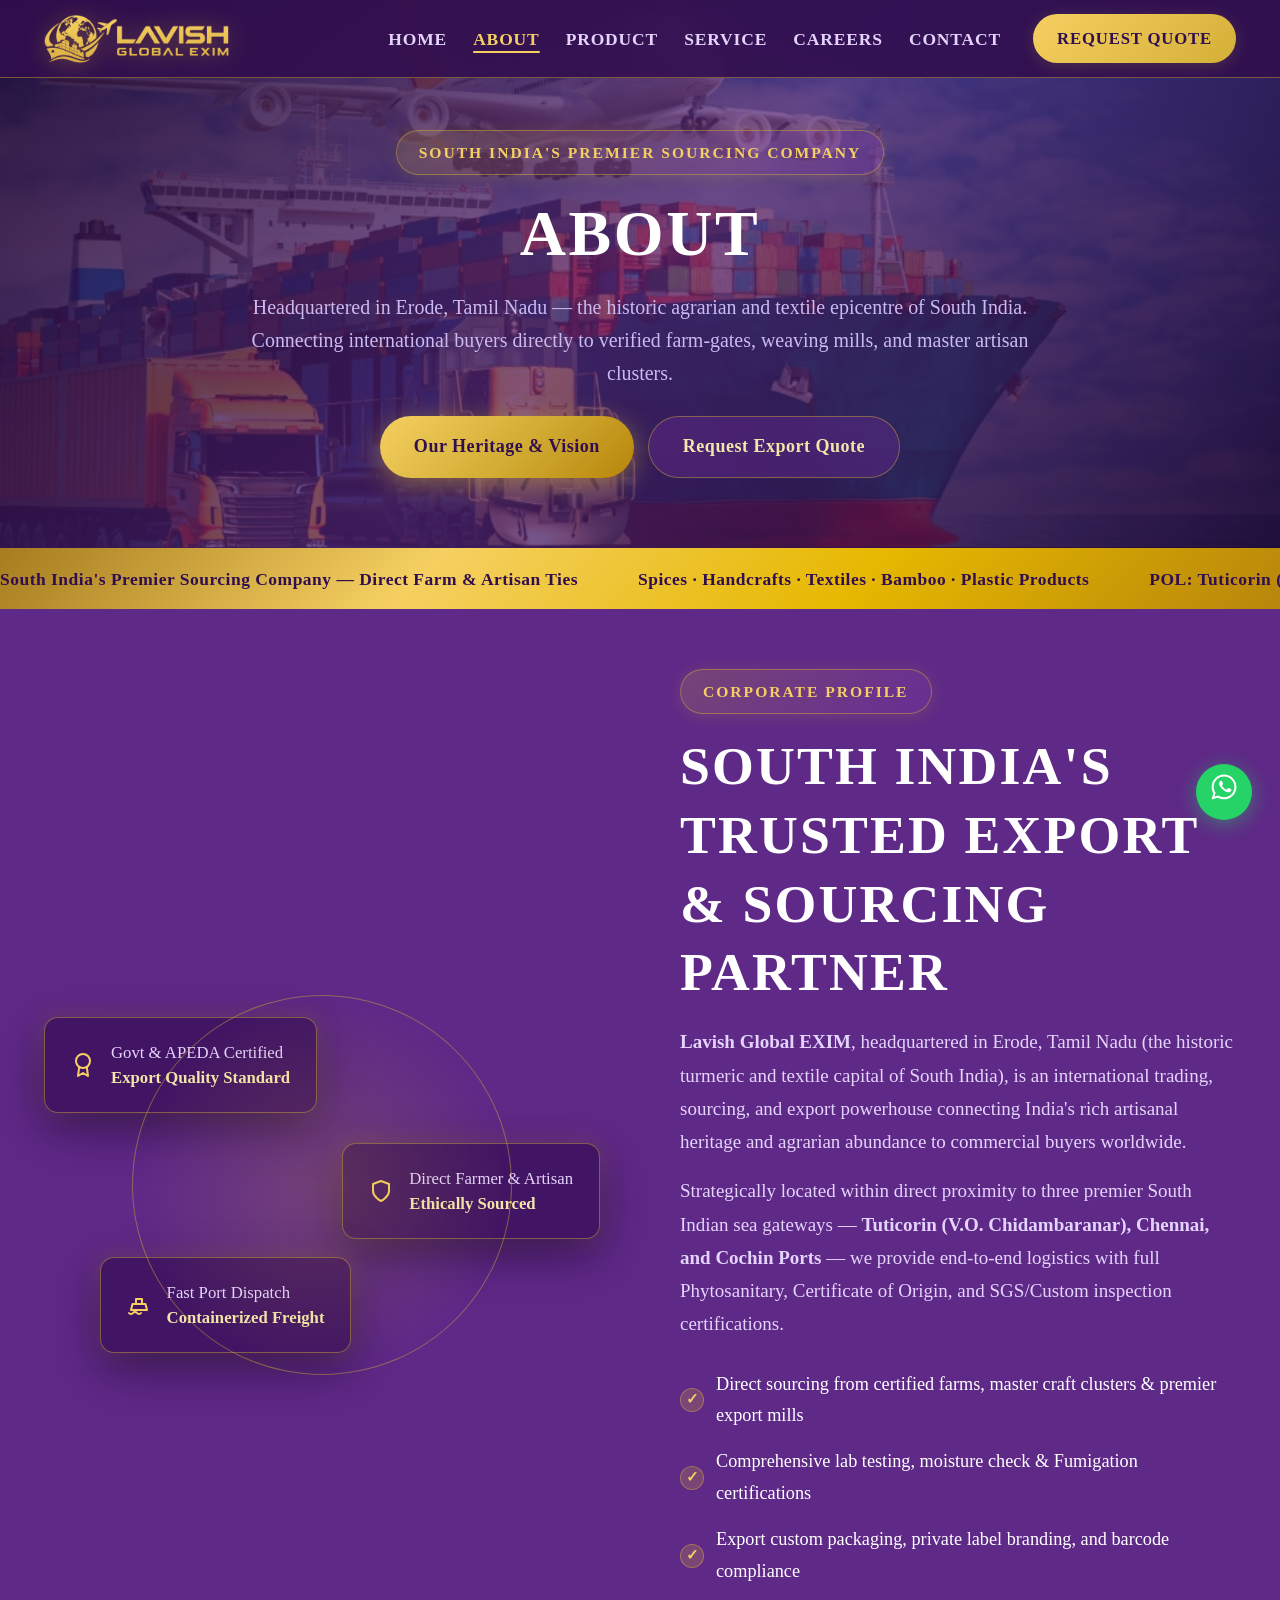
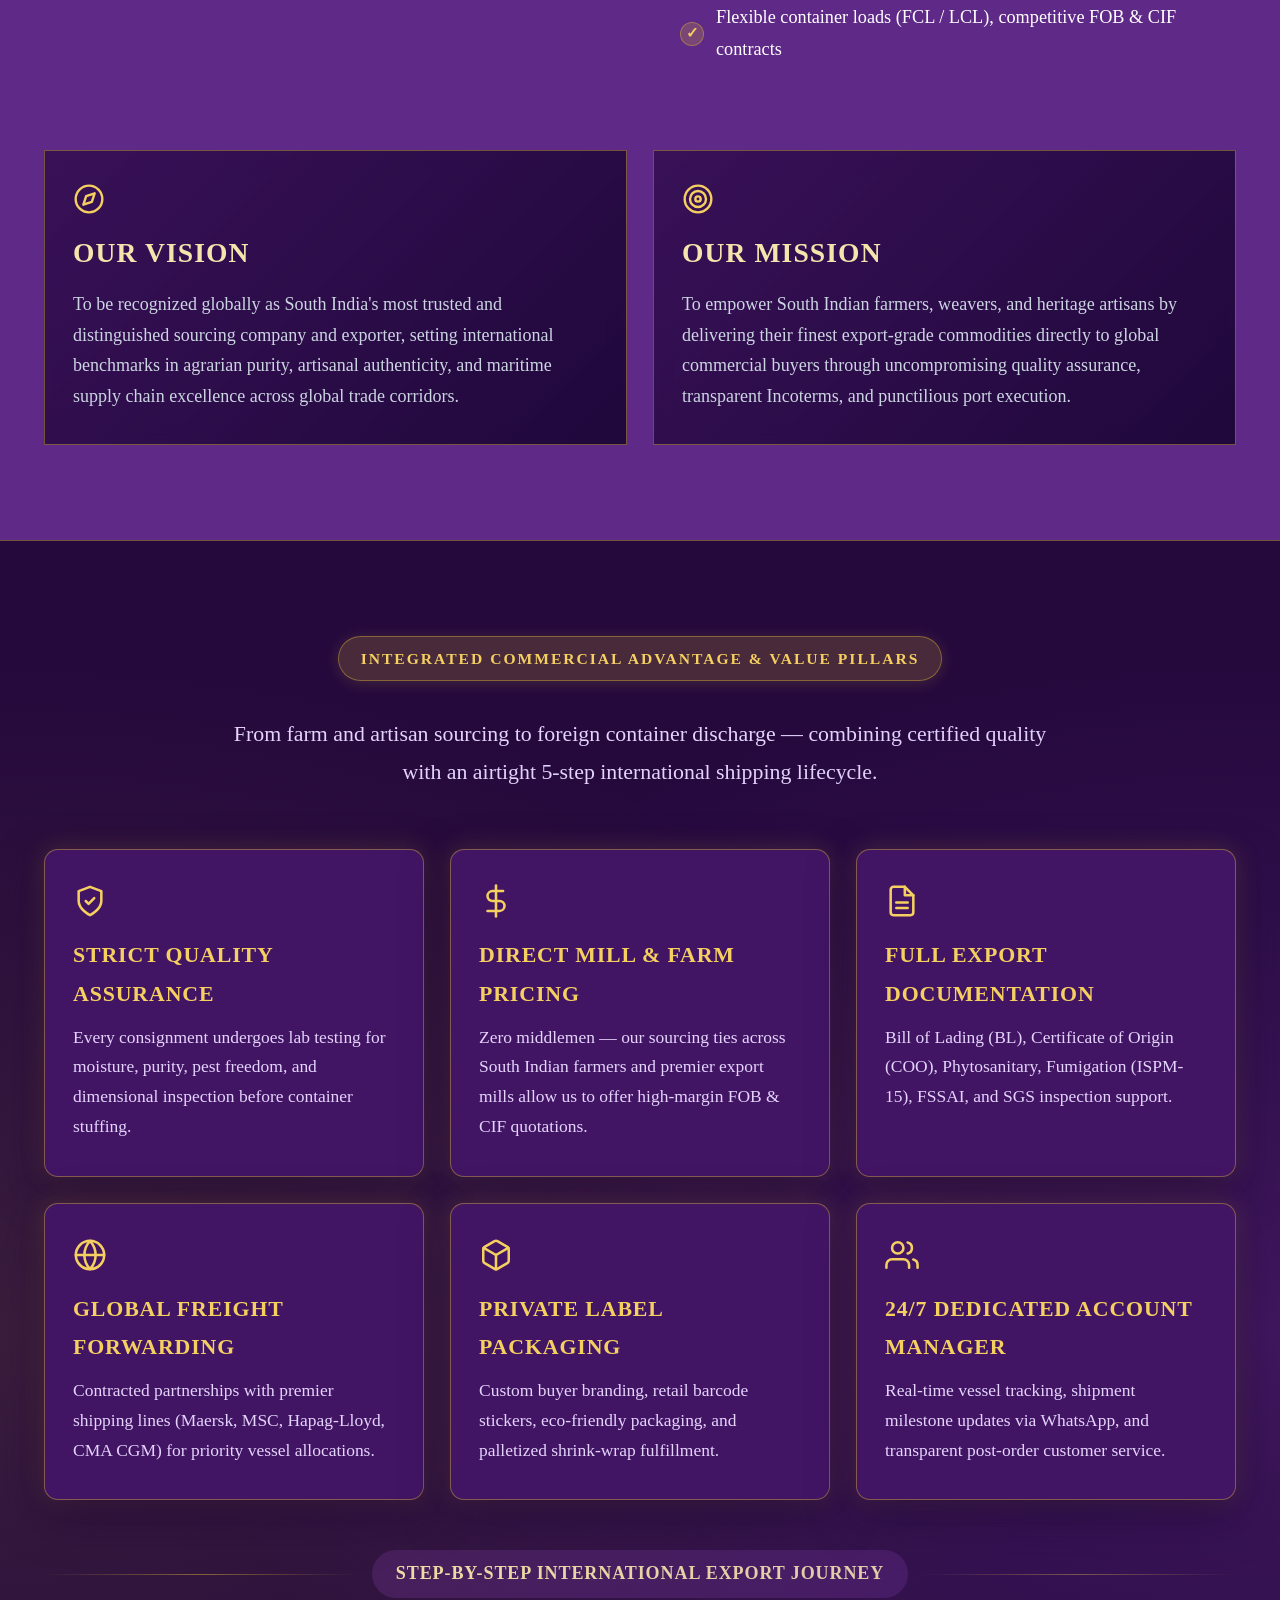
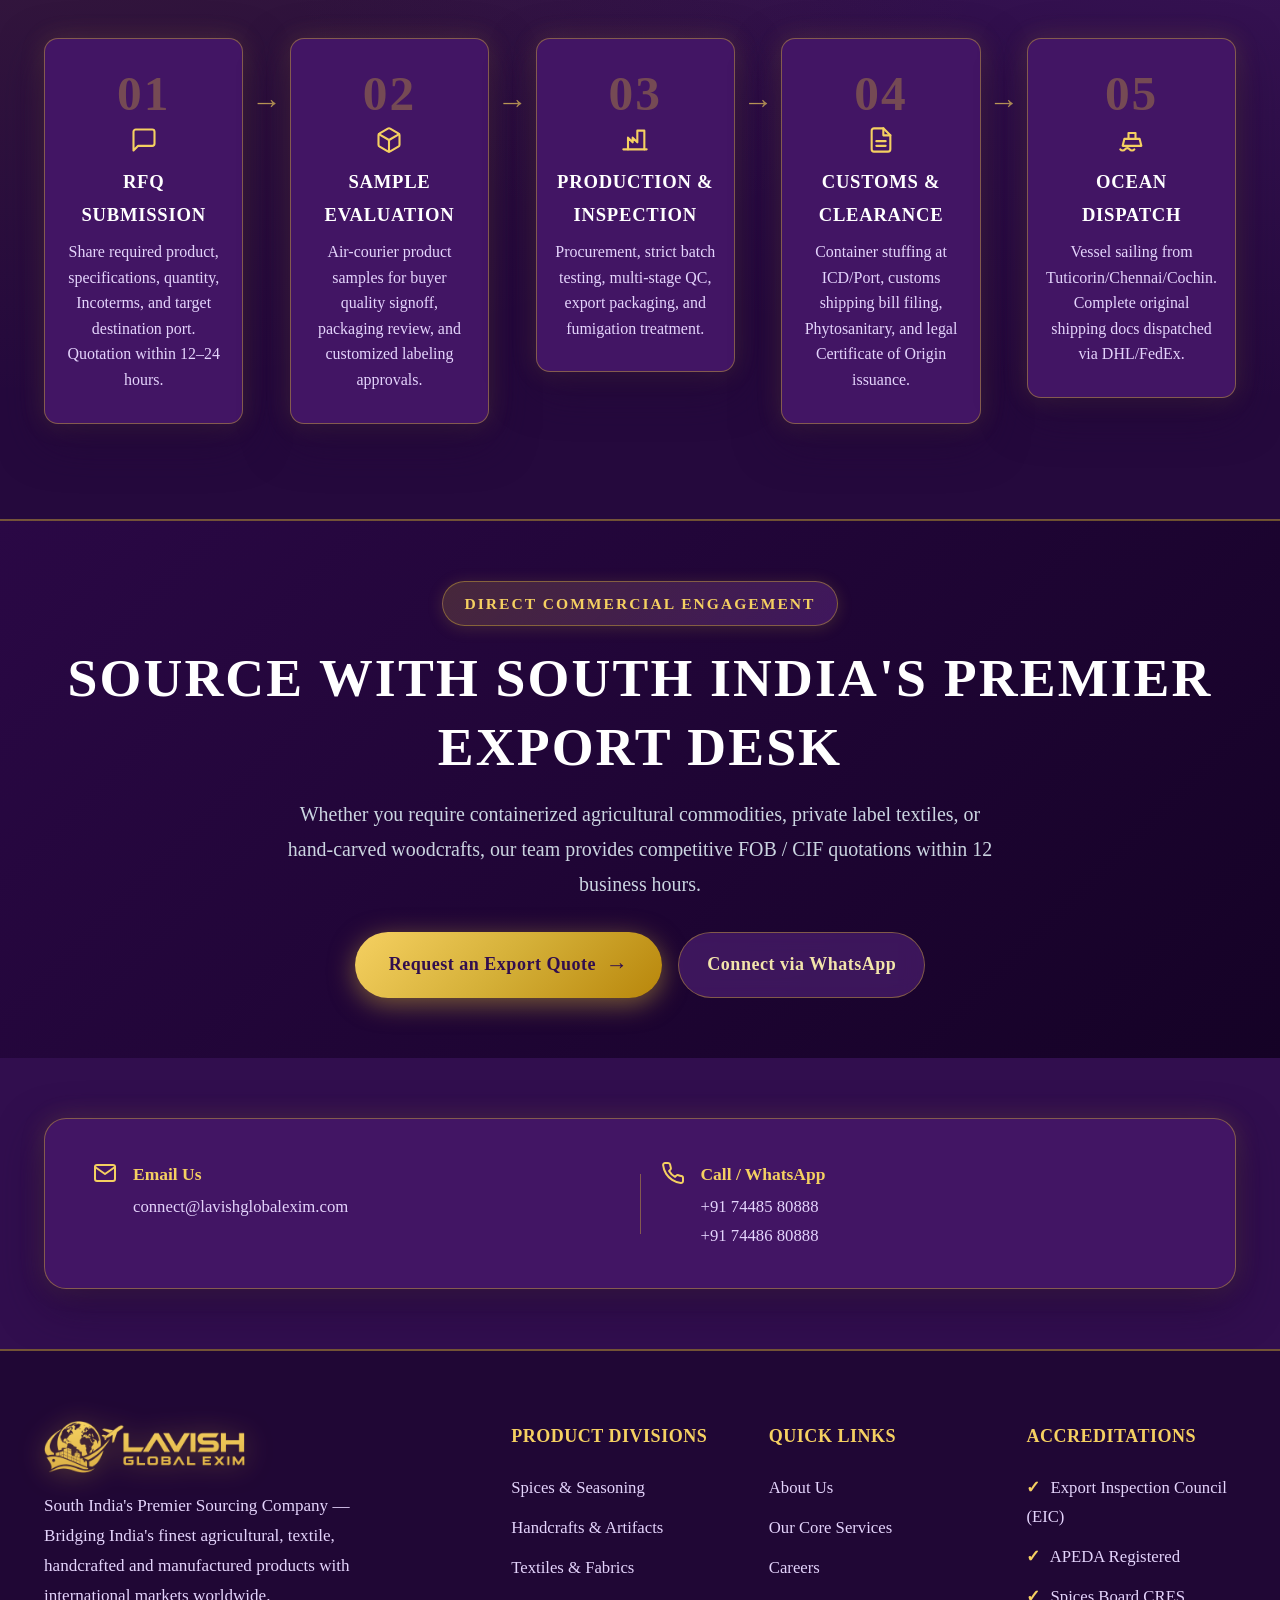
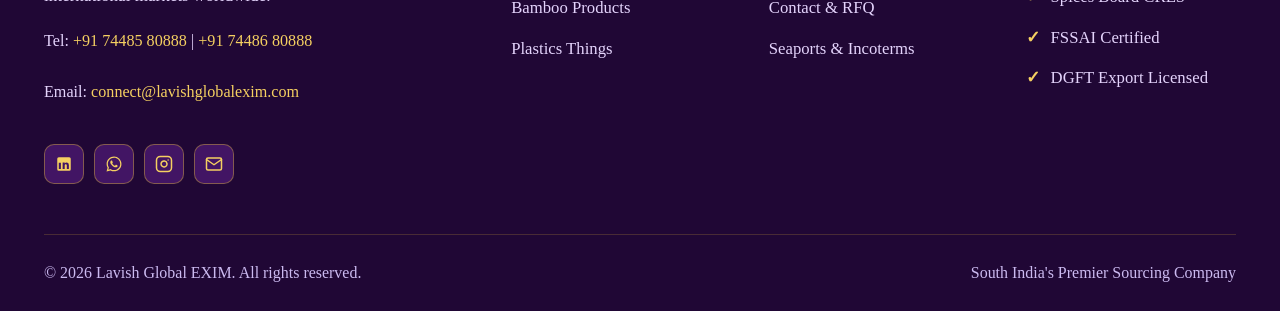
<file: about.html>
<!DOCTYPE html>
<html lang="en">
<head>
  <meta charset="UTF-8" />
  <meta name="viewport" content="width=device-width, initial-scale=1.0" />
  <title>About Us | South India's Premier Sourcing Company – Lavish Global EXIM</title>
  <meta name="description" content="Learn about Lavish Global EXIM, South India's sourcing powerhouse in Erode, Tamil Nadu. Direct farm and artisan procurement, certified export quality, and seamless port dispatch via Tuticorin, Chennai, and Cochin." />
  <link rel="preconnect" href="https://fonts.googleapis.com">
  <link rel="preconnect" href="https://fonts.gstatic.com" crossorigin>
  <link href="https://fonts.googleapis.com/css2?family=Michroma&display=swap" rel="stylesheet">
  <link rel="stylesheet" href="style.css" />
  <link rel="icon" type="image/png" href="logo_icon_gold.png" />
</head>
<body>

  <!-- ========== NAVBAR ========== -->
  <nav class="navbar" id="navbar">
    <div class="nav-container">
      <a href="index.html" class="brand-logo-landscape" title="Lavish Global EXIM">
        <img src="logo_gold.png" alt="Lavish Global EXIM" class="nav-brand-logo" />
      </a>
      <ul class="nav-links" id="navLinks">
        <li><a href="index.html">HOME</a></li>
        <li><a href="about.html" class="active">ABOUT</a></li>
        <li><a href="products.html">PRODUCT</a></li>
        <li><a href="services.html">SERVICE</a></li>
        <li><a href="careers.html">CAREERS</a></li>
        <li><a href="contact.html">CONTACT</a></li>
        <li class="nav-mobile-cta"><a href="contact.html#rfq">REQUEST QUOTE →</a></li>
      </ul>
      <a href="contact.html#rfq" class="btn btn-nav">REQUEST QUOTE</a>
      <button class="hamburger" id="hamburger" aria-label="Menu">
        <span></span><span></span><span></span>
      </button>
    </div>
  </nav>

  <!-- ========== PAGE HERO ========== -->
  <section class="page-hero" id="about-hero">
    <img src="hero_multimodal.jpg" alt="About Lavish Global EXIM - South India's Premier Sourcing Company" class="page-hero-bg" />
    <div class="page-hero-overlay"></div>
    <div class="page-hero-content">
      <div class="section-tag">South India's Premier Sourcing Company</div>
      <h1 class="section-title" style="font-size: clamp(2.3rem, 5vw, 3.8rem); margin-bottom: 16px;">
        ABOUT
      </h1>
      <p class="section-subtitle" style="max-width: 780px; margin: 0 auto 26px; font-size: 1.05rem; line-height: 1.65;">
        Headquartered in Erode, Tamil Nadu — the historic agrarian and textile epicentre of South India. Connecting international buyers directly to verified farm-gates, weaving mills, and master artisan clusters.
      </p>
      <div style="display: flex; gap: 14px; justify-content: center; flex-wrap: wrap;">
        <a href="#about-story" class="btn btn-primary"><span>Our Heritage & Vision</span></a>
        <a href="contact.html#rfq" class="btn btn-outline"><span>Request Export Quote</span></a>
      </div>
    </div>
  </section>

  <!-- ========== TICKER ========== -->
  <div class="ticker">
    <div class="ticker-track">
      <span>South India's Premier Sourcing Company — Direct Farm & Artisan Ties</span>
      <span>Spices · Handcrafts · Textiles · Bamboo · Plastic Products</span>
      <span>POL: Tuticorin (INTUT) · Chennai (INMAA) · Cochin (INCOK)</span>
      <span>Incoterms 2020: FOB · CIF · CFR · DAP · EXW</span>
      <span>Accreditations: APEDA · Spices Board · DGFT · FSSAI Certified</span>
      <span>Official Email: connect@lavishglobalexim.com</span>
      <span>South India's Premier Sourcing Company — Direct Farm & Artisan Ties</span>
      <span>Spices · Handcrafts · Textiles · Bamboo · Plastic Products</span>
    </div>
  </div>

  <!-- ========== ABOUT LAVISH GLOBAL EXIM ========== -->
  <section class="about section" id="about-story" style="padding-top: 60px;">
    <div class="container">
      <div class="about-grid">
        <div class="about-visual">
          <div class="about-card-stack">
            <div class="about-card card-1">
              <span class="about-card-icon"><svg width="24" height="24" viewBox="0 0 24 24" fill="none" stroke="currentColor" stroke-width="2" stroke-linecap="round" stroke-linejoin="round"><circle cx="12" cy="8" r="7"/><polyline points="8.21 13.89 7 23 12 20 17 23 15.79 13.88"/></svg></span>
              <p>Govt & APEDA Certified<br/><strong>Export Quality Standard</strong></p>
            </div>
            <div class="about-card card-2">
              <span class="about-card-icon"><svg width="24" height="24" viewBox="0 0 24 24" fill="none" stroke="currentColor" stroke-width="2" stroke-linecap="round" stroke-linejoin="round"><path d="M12 22s8-4 8-10V5l-8-3-8 3v7c0 6 8 10 8 10z"/></svg></span>
              <p>Direct Farmer & Artisan<br/><strong>Ethically Sourced</strong></p>
            </div>
            <div class="about-card card-3">
              <span class="about-card-icon"><svg width="24" height="24" viewBox="0 0 24 24" fill="none" stroke="currentColor" stroke-width="2" stroke-linecap="round" stroke-linejoin="round"><path d="M2 20a2.4 2.4 0 0 0 2 1 2.4 2.4 0 0 0 2-1 2.4 2.4 0 0 1 2-1 2.4 2.4 0 0 1 2 1 2.4 2.4 0 0 0 2 1 2.4 2.4 0 0 0 2-1"/><path d="M4 17h16l-1.5-6h-13z"/><path d="M9 11V6h6v5"/></svg></span>
              <p>Fast Port Dispatch<br/><strong>Containerized Freight</strong></p>
            </div>
          </div>
          <div class="about-bg-circle"></div>
        </div>
        <div class="about-content">
          <div class="section-tag">Corporate Profile</div>
          <h2 class="section-title">South India's Trusted Export & Sourcing Partner</h2>
          <p class="about-text">
            <strong>Lavish Global EXIM</strong>, headquartered in Erode, Tamil Nadu (the historic turmeric and textile capital of South India), is an international trading, sourcing, and export powerhouse connecting India's rich artisanal heritage and agrarian abundance to commercial buyers worldwide.
          </p>
          <p class="about-text">
            Strategically located within direct proximity to three premier South Indian sea gateways — <strong>Tuticorin (V.O. Chidambaranar), Chennai, and Cochin Ports</strong> — we provide end-to-end logistics with full Phytosanitary, Certificate of Origin, and SGS/Custom inspection certifications.
          </p>
          <div class="about-highlights">
            <div class="highlight"><span class="highlight-icon">✓</span><span>Direct sourcing from certified farms, master craft clusters & premier export mills</span></div>
            <div class="highlight"><span class="highlight-icon">✓</span><span>Comprehensive lab testing, moisture check & Fumigation certifications</span></div>
            <div class="highlight"><span class="highlight-icon">✓</span><span>Export custom packaging, private label branding, and barcode compliance</span></div>
            <div class="highlight"><span class="highlight-icon">✓</span><span>Flexible container loads (FCL / LCL), competitive FOB & CIF contracts</span></div>
          </div>
        </div>
      </div>

      <!-- Dedicated Our Vision & Our Mission Block -->
      <div class="vision-mission-grid">
        <div class="vm-card">
          <span class="vm-icon"><svg width="32" height="32" viewBox="0 0 24 24" fill="none" stroke="currentColor" stroke-width="1.8" stroke-linecap="round" stroke-linejoin="round"><circle cx="12" cy="12" r="10"/><polygon points="16.24 7.76 14.12 14.12 7.76 16.24 9.88 9.88 16.24 7.76"/></svg></span>
          <h3 class="vm-title">Our Vision</h3>
          <p class="vm-text">
            To be recognized globally as South India's most trusted and distinguished sourcing company and exporter, setting international benchmarks in agrarian purity, artisanal authenticity, and maritime supply chain excellence across global trade corridors.
          </p>
        </div>
        <div class="vm-card">
          <span class="vm-icon"><svg width="32" height="32" viewBox="0 0 24 24" fill="none" stroke="currentColor" stroke-width="1.8" stroke-linecap="round" stroke-linejoin="round"><circle cx="12" cy="12" r="10"/><circle cx="12" cy="12" r="6"/><circle cx="12" cy="12" r="2"/></svg></span>
          <h3 class="vm-title">Our Mission</h3>
          <p class="vm-text">
            To empower South Indian farmers, weavers, and heritage artisans by delivering their finest export-grade commodities directly to global commercial buyers through uncompromising quality assurance, transparent Incoterms, and punctilious port execution.
          </p>
        </div>
      </div>
    </div>
  </section>

  <!-- ========== VALUE PILLARS & CORE STRENGTHS (MOVED CONTENT WITHOUT WHY US TITLE) ========== -->
  <section class="why-us section" style="background: rgba(32, 7, 53, 0.65); border-top: 1px solid var(--gold-border); border-bottom: 1px solid var(--gold-border);">
    <div class="why-bg"></div>
    <div class="container">
      <div class="section-header light">
        <div class="section-tag light-tag">Integrated Commercial Advantage & Value Pillars</div>
        <p class="section-subtitle light-subtitle" style="font-size: 1.15rem; max-width: 820px; margin: 16px auto 0;">From farm and artisan sourcing to foreign container discharge — combining certified quality with an airtight 5-step international shipping lifecycle.</p>
      </div>

      <!-- 6 Value Pillars -->
      <div class="features-grid">
        <div class="feature-card">
          <div class="feature-icon"><svg width="34" height="34" viewBox="0 0 24 24" fill="none" stroke="currentColor" stroke-width="1.8" stroke-linecap="round" stroke-linejoin="round"><path d="M12 22s8-4 8-10V5l-8-3-8 3v7c0 6 8 10 8 10z"/><polyline points="9 12 11 14 15 10"/></svg></div>
          <h4>Strict Quality Assurance</h4>
          <p>Every consignment undergoes lab testing for moisture, purity, pest freedom, and dimensional inspection before container stuffing.</p>
        </div>
        <div class="feature-card">
          <div class="feature-icon"><svg width="34" height="34" viewBox="0 0 24 24" fill="none" stroke="currentColor" stroke-width="1.8" stroke-linecap="round" stroke-linejoin="round"><line x1="12" y1="1" x2="12" y2="23"/><path d="M17 5H9.5a3.5 3.5 0 0 0 0 7h5a3.5 3.5 0 0 1 0 7H6"/></svg></div>
          <h4>Direct Mill & Farm Pricing</h4>
          <p>Zero middlemen — our sourcing ties across South Indian farmers and premier export mills allow us to offer high-margin FOB & CIF quotations.</p>
        </div>
        <div class="feature-card">
          <div class="feature-icon"><svg width="34" height="34" viewBox="0 0 24 24" fill="none" stroke="currentColor" stroke-width="1.8" stroke-linecap="round" stroke-linejoin="round"><path d="M14 2H6a2 2 0 0 0-2 2v16a2 2 0 0 0 2 2h12a2 2 0 0 0 2-2V8z"/><polyline points="14 2 14 8 20 8"/><line x1="16" y1="13" x2="8" y2="13"/><line x1="16" y1="17" x2="8" y2="17"/></svg></div>
          <h4>Full Export Documentation</h4>
          <p>Bill of Lading (BL), Certificate of Origin (COO), Phytosanitary, Fumigation (ISPM-15), FSSAI, and SGS inspection support.</p>
        </div>
        <div class="feature-card">
          <div class="feature-icon"><svg width="34" height="34" viewBox="0 0 24 24" fill="none" stroke="currentColor" stroke-width="1.8" stroke-linecap="round" stroke-linejoin="round"><circle cx="12" cy="12" r="10"/><line x1="2" y1="12" x2="22" y2="12"/><path d="M12 2a15.3 15.3 0 0 1 4 10 15.3 15.3 0 0 1-4 10 15.3 15.3 0 0 1-4-10 15.3 15.3 0 0 1 4-10z"/></svg></div>
          <h4>Global Freight Forwarding</h4>
          <p>Contracted partnerships with premier shipping lines (Maersk, MSC, Hapag-Lloyd, CMA CGM) for priority vessel allocations.</p>
        </div>
        <div class="feature-card">
          <div class="feature-icon"><svg width="34" height="34" viewBox="0 0 24 24" fill="none" stroke="currentColor" stroke-width="1.8" stroke-linecap="round" stroke-linejoin="round"><path d="M21 16V8a2 2 0 0 0-1-1.73l-7-4a2 2 0 0 0-2 0l-7 4A2 2 0 0 0 3 8v8a2 2 0 0 0 1 1.73l7 4a2 2 0 0 0 2 0l7-4A2 2 0 0 0 21 16z"/><polyline points="3.27 6.96 12 12.01 20.73 6.96"/><line x1="12" y1="22.08" x2="12" y2="12"/></svg></div>
          <h4>Private Label Packaging</h4>
          <p>Custom buyer branding, retail barcode stickers, eco-friendly packaging, and palletized shrink-wrap fulfillment.</p>
        </div>
        <div class="feature-card">
          <div class="feature-icon"><svg width="34" height="34" viewBox="0 0 24 24" fill="none" stroke="currentColor" stroke-width="1.8" stroke-linecap="round" stroke-linejoin="round"><path d="M17 21v-2a4 4 0 0 0-4-4H5a4 4 0 0 0-4 4v2"/><circle cx="9" cy="7" r="4"/><path d="M23 21v-2a4 4 0 0 0-3-3.87"/><path d="M16 3.13a4 4 0 0 1 0 7.75"/></svg></div>
          <h4>24/7 Dedicated Account Manager</h4>
          <p>Real-time vessel tracking, shipment milestone updates via WhatsApp, and transparent post-order customer service.</p>
        </div>
      </div>

      <!-- Connector Badge -->
      <div class="why-process-divider" style="margin-top: 50px;">
        <span class="why-process-badge">Step-by-Step International Export Journey</span>
      </div>

      <!-- 5-Step Process Timeline (Moved Content without title) -->
      <div class="process-steps">
        <div class="process-step">
          <div class="step-number">01</div>
          <div class="step-icon"><svg width="28" height="28" viewBox="0 0 24 24" fill="none" stroke="currentColor" stroke-width="1.8" stroke-linecap="round" stroke-linejoin="round"><path d="M21 15a2 2 0 0 1-2 2H7l-4 4V5a2 2 0 0 1 2-2h14a2 2 0 0 1 2 2z"/></svg></div>
          <h4>RFQ Submission</h4>
          <p>Share required product, specifications, quantity, Incoterms, and target destination port. Quotation within 12–24 hours.</p>
        </div>
        <div class="process-arrow">→</div>
        <div class="process-step">
          <div class="step-number">02</div>
          <div class="step-icon"><svg width="28" height="28" viewBox="0 0 24 24" fill="none" stroke="currentColor" stroke-width="1.8" stroke-linecap="round" stroke-linejoin="round"><path d="M21 16V8a2 2 0 0 0-1-1.73l-7-4a2 2 0 0 0-2 0l-7 4A2 2 0 0 0 3 8v8a2 2 0 0 0 1 1.73l7 4a2 2 0 0 0 2 0l7-4A2 2 0 0 0 21 16z"/><polyline points="3.27 6.96 12 12.01 20.73 6.96"/><line x1="12" y1="22.08" x2="12" y2="12"/></svg></div>
          <h4>Sample Evaluation</h4>
          <p>Air-courier product samples for buyer quality signoff, packaging review, and customized labeling approvals.</p>
        </div>
        <div class="process-arrow">→</div>
        <div class="process-step">
          <div class="step-number">03</div>
          <div class="step-icon"><svg width="28" height="28" viewBox="0 0 24 24" fill="none" stroke="currentColor" stroke-width="1.8" stroke-linecap="round" stroke-linejoin="round"><path d="M2 20h20"/><path d="M6 20V10l4 4V10l4 4V4h6v16"/></svg></div>
          <h4>Production & Inspection</h4>
          <p>Procurement, strict batch testing, multi-stage QC, export packaging, and fumigation treatment.</p>
        </div>
        <div class="process-arrow">→</div>
        <div class="process-step">
          <div class="step-number">04</div>
          <div class="step-icon"><svg width="28" height="28" viewBox="0 0 24 24" fill="none" stroke="currentColor" stroke-width="1.8" stroke-linecap="round" stroke-linejoin="round"><path d="M14 2H6a2 2 0 0 0-2 2v16a2 2 0 0 0 2 2h12a2 2 0 0 0 2-2V8z"/><polyline points="14 2 14 8 20 8"/><line x1="16" y1="13" x2="8" y2="13"/><line x1="16" y1="17" x2="8" y2="17"/></svg></div>
          <h4>Customs & Clearance</h4>
          <p>Container stuffing at ICD/Port, customs shipping bill filing, Phytosanitary, and legal Certificate of Origin issuance.</p>
        </div>
        <div class="process-arrow">→</div>
        <div class="process-step">
          <div class="step-number">05</div>
          <div class="step-icon"><svg width="28" height="28" viewBox="0 0 24 24" fill="none" stroke="currentColor" stroke-width="1.8" stroke-linecap="round" stroke-linejoin="round"><path d="M2 20a2.4 2.4 0 0 0 2 1 2.4 2.4 0 0 0 2-1 2.4 2.4 0 0 1 2-1 2.4 2.4 0 0 1 2 1 2.4 2.4 0 0 0 2 1 2.4 2.4 0 0 0 2-1"/><path d="M4 17h16l-1.5-6h-13z"/><path d="M9 11V6h6v5"/></svg></div>
          <h4>Ocean Dispatch</h4>
          <p>Vessel sailing from Tuticorin/Chennai/Cochin. Complete original shipping docs dispatched via DHL/FedEx.</p>
        </div>
      </div>
    </div>
  </section>


  <!-- ========== CTA SECTION ========== -->
  <section class="section" style="background: linear-gradient(135deg, #2a0845 0%, #150226 100%); border-top: 1px solid var(--gold-border); text-align: center; padding: 60px 0;">
    <div class="container">
      <div class="section-tag">Direct Commercial Engagement</div>
      <h2 class="section-title" style="margin-bottom: 16px;">Source With South India's Premier Export Desk</h2>
      <p style="color: #cbd5e1; max-width: 720px; margin: 0 auto 30px; font-size: 1.05rem;">
        Whether you require containerized agricultural commodities, private label textiles, or hand-carved woodcrafts, our team provides competitive FOB / CIF quotations within 12 business hours.
      </p>
      <div style="display: flex; gap: 16px; justify-content: center; flex-wrap: wrap;">
        <a href="contact.html#rfq" class="btn btn-primary" style="padding: 14px 34px;">
          <span>Request an Export Quote</span>
          <span class="btn-icon">→</span>
        </a>
        <a href="https://wa.me/917448580888?text=Hello%20Lavish%20Global%20EXIM%2C%20I%20would%20like%20to%20discuss%20sourcing%20opportunities%20from%20South%20India." target="_blank" rel="noopener noreferrer" class="btn btn-outline" style="padding: 14px 28px;">
          <span>Connect via WhatsApp</span>
        </a>
      </div>
    </div>
  </section>

  <!-- ========== CONTACT STRIP ========== -->
  <section class="contact-strip section" id="contact-strip">
    <div class="container">
      <div class="contact-strip-grid">
        <div class="cstrip-item">
          <span><svg width="24" height="24" viewBox="0 0 24 24" fill="none" stroke="currentColor" stroke-width="2" stroke-linecap="round" stroke-linejoin="round"><path d="M4 4h16c1.1 0 2 .9 2 2v12c0 1.1-.9 2-2 2H4c-1.1 0-2-.9-2-2V6c0-1.1.9-2 2-2z"/><polyline points="22,6 12,13 2,6"/></svg></span>
          <div>
            <strong>Email Us</strong>
            <a href="mailto:connect@lavishglobalexim.com">connect@lavishglobalexim.com</a>
          </div>
        </div>
        <div class="cstrip-divider"></div>
        <div class="cstrip-item">
          <span><svg width="24" height="24" viewBox="0 0 24 24" fill="none" stroke="currentColor" stroke-width="2" stroke-linecap="round" stroke-linejoin="round"><path d="M22 16.92v3a2 2 0 0 1-2.18 2 19.79 19.79 0 0 1-8.63-3.07 19.5 19.5 0 0 1-6-6 19.79 19.79 0 0 1-3.07-8.67A2 2 0 0 1 4.11 2h3a2 2 0 0 1 2 1.72 12.84 12.84 0 0 0 .7 2.81 2 2 0 0 1-.45 2.11L8.09 9.91a16 16 0 0 0 6 6l1.27-1.27a2 2 0 0 1 2.11-.45 12.84 12.84 0 0 0 2.81.7A2 2 0 0 1 22 16.92z"/></svg></span>
          <div>
            <strong>Call / WhatsApp</strong>
            <a href="tel:+917448580888">+91 74485 80888</a>
            <a href="tel:+917448680888">+91 74486 80888</a>
          </div>
        </div>
      </div>
    </div>
  </section>

  <!-- ========== FOOTER ========== -->
  <footer class="footer">
    <div class="container">
      <div class="footer-grid">
        <div class="footer-brand">
          <a href="index.html" class="brand-logo-landscape footer-brand-logo" title="Lavish Global EXIM">
            <img src="logo_gold.png" alt="Lavish Global EXIM" class="footer-brand-logo-img" />
          </a>
          <p>South India's Premier Sourcing Company — Bridging India's finest agricultural, textile, handcrafted and manufactured products with international markets worldwide.</p>
          <div class="footer-contact-mini">
            <p>Tel: <a href="tel:+917448580888">+91 74485 80888</a> | <a href="tel:+917448680888">+91 74486 80888</a></p>
            <p>Email: <a href="mailto:connect@lavishglobalexim.com">connect@lavishglobalexim.com</a></p>
          </div>
          <div class="footer-socials">
            <a href="#" title="LinkedIn" aria-label="LinkedIn"><svg width="18" height="18" viewBox="0 0 24 24" fill="currentColor"><path d="M19 3a2 2 0 0 1 2 2v14a2 2 0 0 1-2 2H5a2 2 0 0 1-2-2V5a2 2 0 0 1 2-2h14m-.5 15.5v-5.3a3.26 3.26 0 0 0-3.26-3.26c-.85 0-1.84.52-2.28 1.3v-1.11h-2.79v8.37h2.79v-4.93c0-.77.62-1.4 1.39-1.4a1.4 1.4 0 0 1 1.4 1.4v4.93h2.75M6.46 8.76c-.87 0-1.57-.7-1.57-1.57 0-.86.7-1.56 1.57-1.56.86 0 1.56.7 1.56 1.56 0 .87-.7 1.57-1.56 1.57m1.4 9.97V10.36H5.06v8.37h2.8z"/></svg></a>
            <a href="https://wa.me/917448580888" target="_blank" rel="noopener noreferrer" title="WhatsApp" aria-label="WhatsApp"><svg width="18" height="18" viewBox="0 0 24 24" fill="currentColor"><path d="M12.04 2C6.58 2 2.13 6.45 2.13 11.91c0 1.75.46 3.45 1.32 4.95L2.05 22l5.25-1.38c1.45.79 3.08 1.21 4.74 1.21 5.46 0 9.91-4.45 9.91-9.91 0-2.65-1.03-5.14-2.9-7.01A9.816 9.816 0 0 0 12.04 2m.01 1.67c2.2 0 4.26.86 5.82 2.42a8.225 8.225 0 0 1 2.41 5.83c0 4.54-3.7 8.24-8.24 8.24-1.48 0-2.93-.4-4.2-1.15l-.3-.18-3.12.82.83-3.04-.2-.32a8.19 8.19 0 0 1-1.26-4.38c0-4.54 3.7-8.24 8.25-8.24M8.53 7.33c-.16 0-.42.06-.64.3-.22.24-.85.83-.85 2.03s.87 2.36 1 2.53c.12.16 1.7 2.6 4.12 3.65.58.25 1.03.4 1.38.51.58.18 1.11.16 1.53.1.47-.07 1.44-.59 1.64-1.16.2-.57.2-1.06.14-1.16-.06-.1-.22-.16-.46-.28-.24-.12-1.42-.7-1.64-.78-.22-.08-.38-.12-.54.12-.16.24-.62.78-.76.94-.14.16-.28.18-.52.06-.24-.12-1.01-.37-1.92-1.19-.71-.63-1.19-1.41-1.33-1.65-.14-.24-.02-.37.1-.49.11-.11.24-.28.36-.42.12-.14.16-.24.24-.4.08-.16.04-.3-.02-.42-.06-.12-.54-1.3-.74-1.78-.2-.47-.4-.4-.54-.41-.14-.01-.3-.01-.46-.01z"/></svg></a>
            <a href="#" title="Instagram" aria-label="Instagram"><svg width="18" height="18" viewBox="0 0 24 24" fill="none" stroke="currentColor" stroke-width="2" stroke-linecap="round" stroke-linejoin="round"><rect x="2" y="2" width="20" height="20" rx="5" ry="5"/><path d="M16 11.37A4 4 0 1 1 12.63 8 4 4 0 0 1 16 11.37z"/><line x1="17.5" y1="6.5" x2="17.51" y2="6.5"/></svg></a>
            <a href="mailto:connect@lavishglobalexim.com" title="Email" aria-label="Email"><svg width="18" height="18" viewBox="0 0 24 24" fill="none" stroke="currentColor" stroke-width="2" stroke-linecap="round" stroke-linejoin="round"><path d="M4 4h16c1.1 0 2 .9 2 2v12c0 1.1-.9 2-2 2H4c-1.1 0-2-.9-2-2V6c0-1.1.9-2 2-2z"/><polyline points="22,6 12,13 2,6"/></svg></a>
          </div>
        </div>
        <div class="footer-col">
          <h5>Product Divisions</h5>
          <ul>
            <li><a href="products.html">Spices & Seasoning</a></li>
            <li><a href="products.html">Handcrafts & Artifacts</a></li>
            <li><a href="products.html">Textiles & Fabrics</a></li>
            <li><a href="products.html">Bamboo Products</a></li>
            <li><a href="products.html">Plastics Things</a></li>
          </ul>
        </div>
        <div class="footer-col">
          <h5>Quick Links</h5>
          <ul>
            <li><a href="about.html">About Us</a></li>
            <li><a href="services.html">Our Core Services</a></li>
            <li><a href="careers.html">Careers</a></li>
            <li><a href="contact.html">Contact & RFQ</a></li>
            <li><a href="contact.html#ports">Seaports & Incoterms</a></li>
          </ul>
        </div>
        <div class="footer-col">
          <h5>Accreditations</h5>
          <ul>
            <li><span class="gold-bullet">✓</span> Export Inspection Council (EIC)</li>
            <li><span class="gold-bullet">✓</span> APEDA Registered</li>
            <li><span class="gold-bullet">✓</span> Spices Board CRES</li>
            <li><span class="gold-bullet">✓</span> FSSAI Certified</li>
            <li><span class="gold-bullet">✓</span> DGFT Export Licensed</li>
          </ul>
        </div>
      </div>
      <div class="footer-bottom">
        <p>© 2026 Lavish Global EXIM. All rights reserved.</p>
        <p>South India's Premier Sourcing Company</p>
      </div>
    </div>
  </footer>

  <!-- Floating WhatsApp -->
  <a href="https://wa.me/917448580888?text=Hello%20Lavish%20Global%20EXIM%2C%20I%20would%20like%20to%20request%20an%20export%20quotation." class="whatsapp-float" target="_blank" title="Chat on WhatsApp">
    <span><svg width="28" height="28" viewBox="0 0 24 24" fill="currentColor"><path d="M12.04 2C6.58 2 2.13 6.45 2.13 11.91C2.13 13.66 2.59 15.36 3.45 16.86L2.05 22L7.3 20.62C8.75 21.41 10.38 21.83 12.04 21.83C17.5 21.83 21.95 17.38 21.95 11.92C21.95 9.27 20.92 6.78 19.05 4.91C17.18 3.03 14.69 2 12.04 2M12.05 3.67C14.25 3.67 16.31 4.53 17.87 6.09C19.42 7.65 20.28 9.72 20.28 11.92C20.28 16.46 16.58 20.15 12.04 20.15C10.56 20.15 9.11 19.76 7.85 19L7.55 18.83L4.43 19.65L5.26 16.61L5.06 16.29C4.24 15 3.8 13.47 3.8 11.91C3.81 7.37 7.5 3.67 12.05 3.67M9.53 7.03C9.36 7.03 9.09 7.1 8.87 7.33C8.65 7.57 8.02 8.16 8.02 9.36C8.02 10.56 8.9 11.72 9.02 11.89C9.15 12.05 10.74 14.5 13.18 15.55C13.76 15.8 14.21 15.95 14.56 16.06C15.15 16.25 15.68 16.22 16.1 16.16C16.58 16.09 17.56 15.56 17.76 15C17.96 14.44 17.96 13.97 17.9 13.87C17.84 13.77 17.68 13.72 17.43 13.6C17.18 13.47 15.96 12.87 15.73 12.79C15.5 12.7 15.34 12.66 15.17 12.91C15 13.16 14.53 13.72 14.39 13.88C14.25 14.05 14.1 14.07 13.86 13.95C13.61 13.82 12.81 13.56 11.87 12.72C11.14 12.07 10.64 11.26 10.5 11.02C10.36 10.77 10.49 10.64 10.61 10.52C10.72 10.41 10.86 10.23 10.98 10.09C11.1 9.95 11.15 9.85 11.23 9.69C11.31 9.52 11.27 9.38 11.21 9.26C11.15 9.13 10.65 7.91 10.44 7.41C10.24 6.92 10.04 6.99 9.88 6.98C9.73 6.98 9.56 6.98 9.53 7.03Z"/></svg></span>
  </a>

  <!-- Back to Top -->
  <button class="back-to-top" id="backToTop" title="Back to Top">↑</button>

  <script src="script.js"></script>
</body>
</html>
</file>
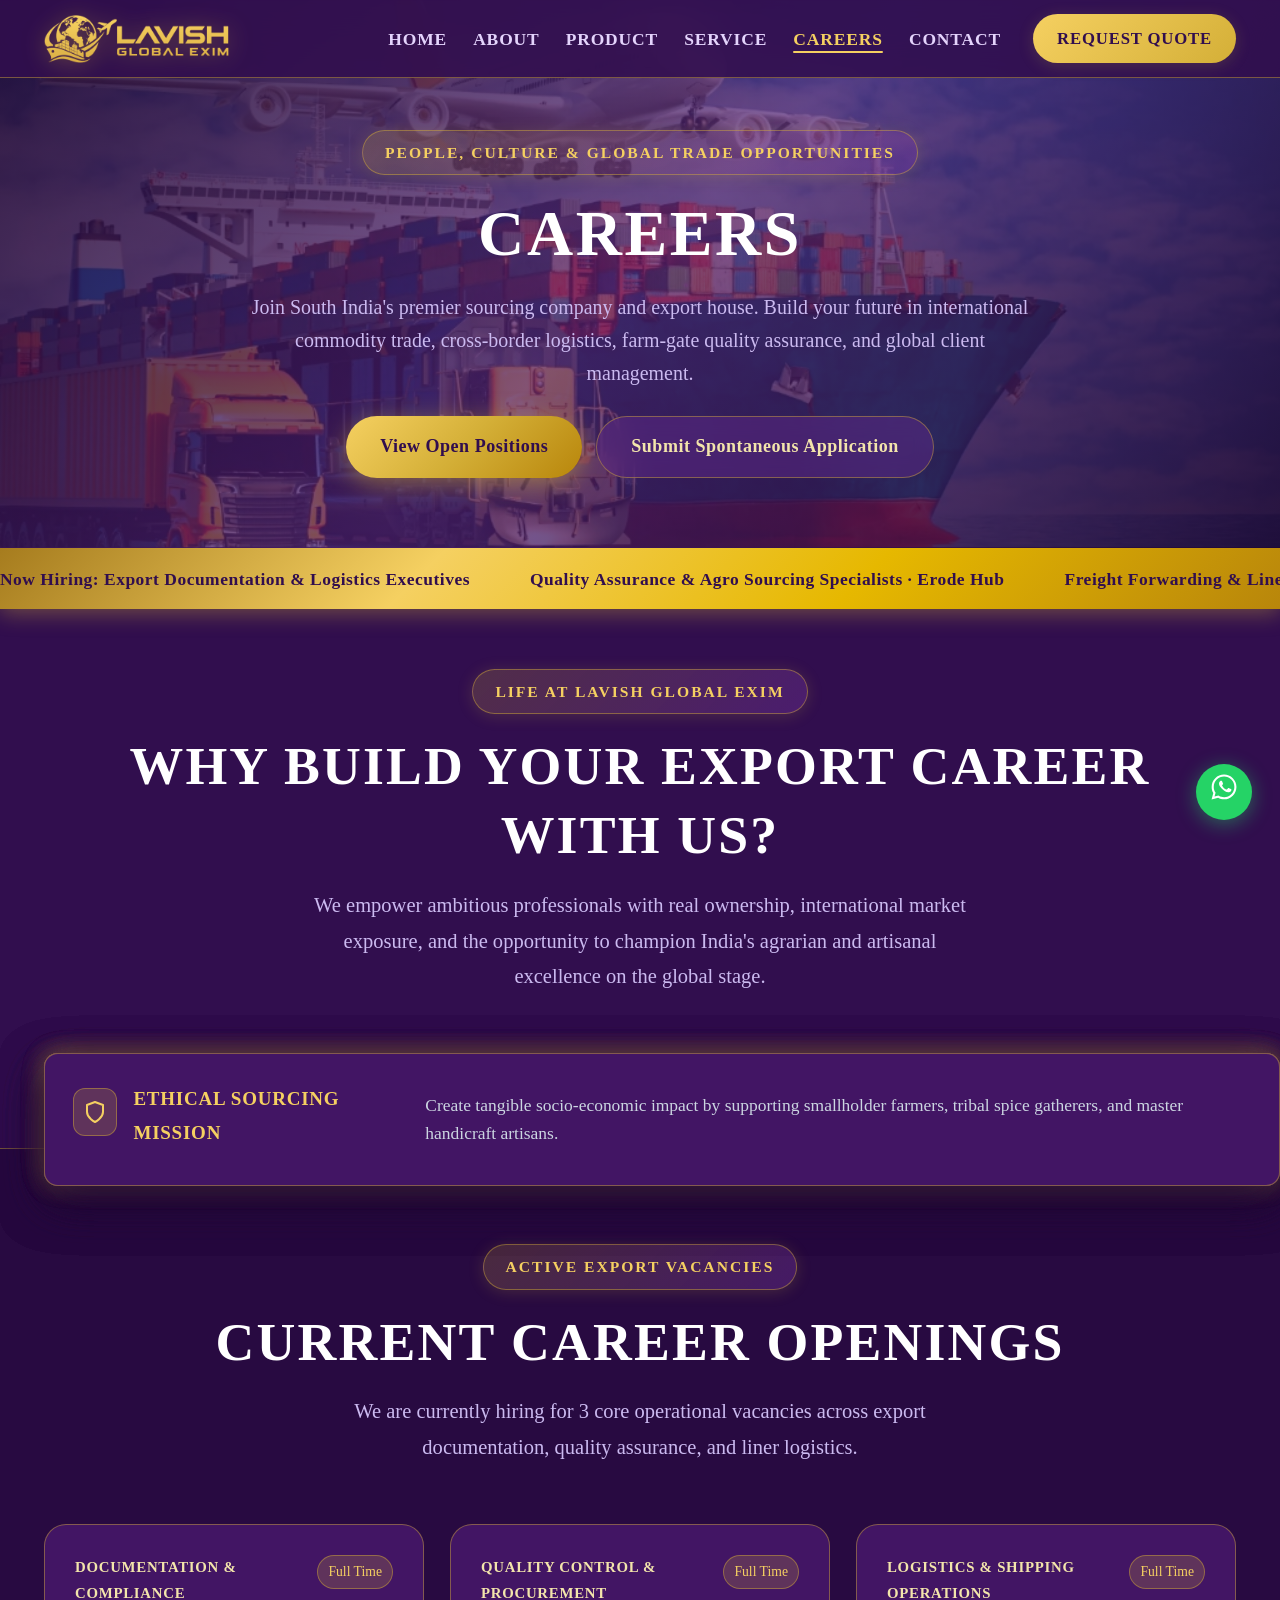
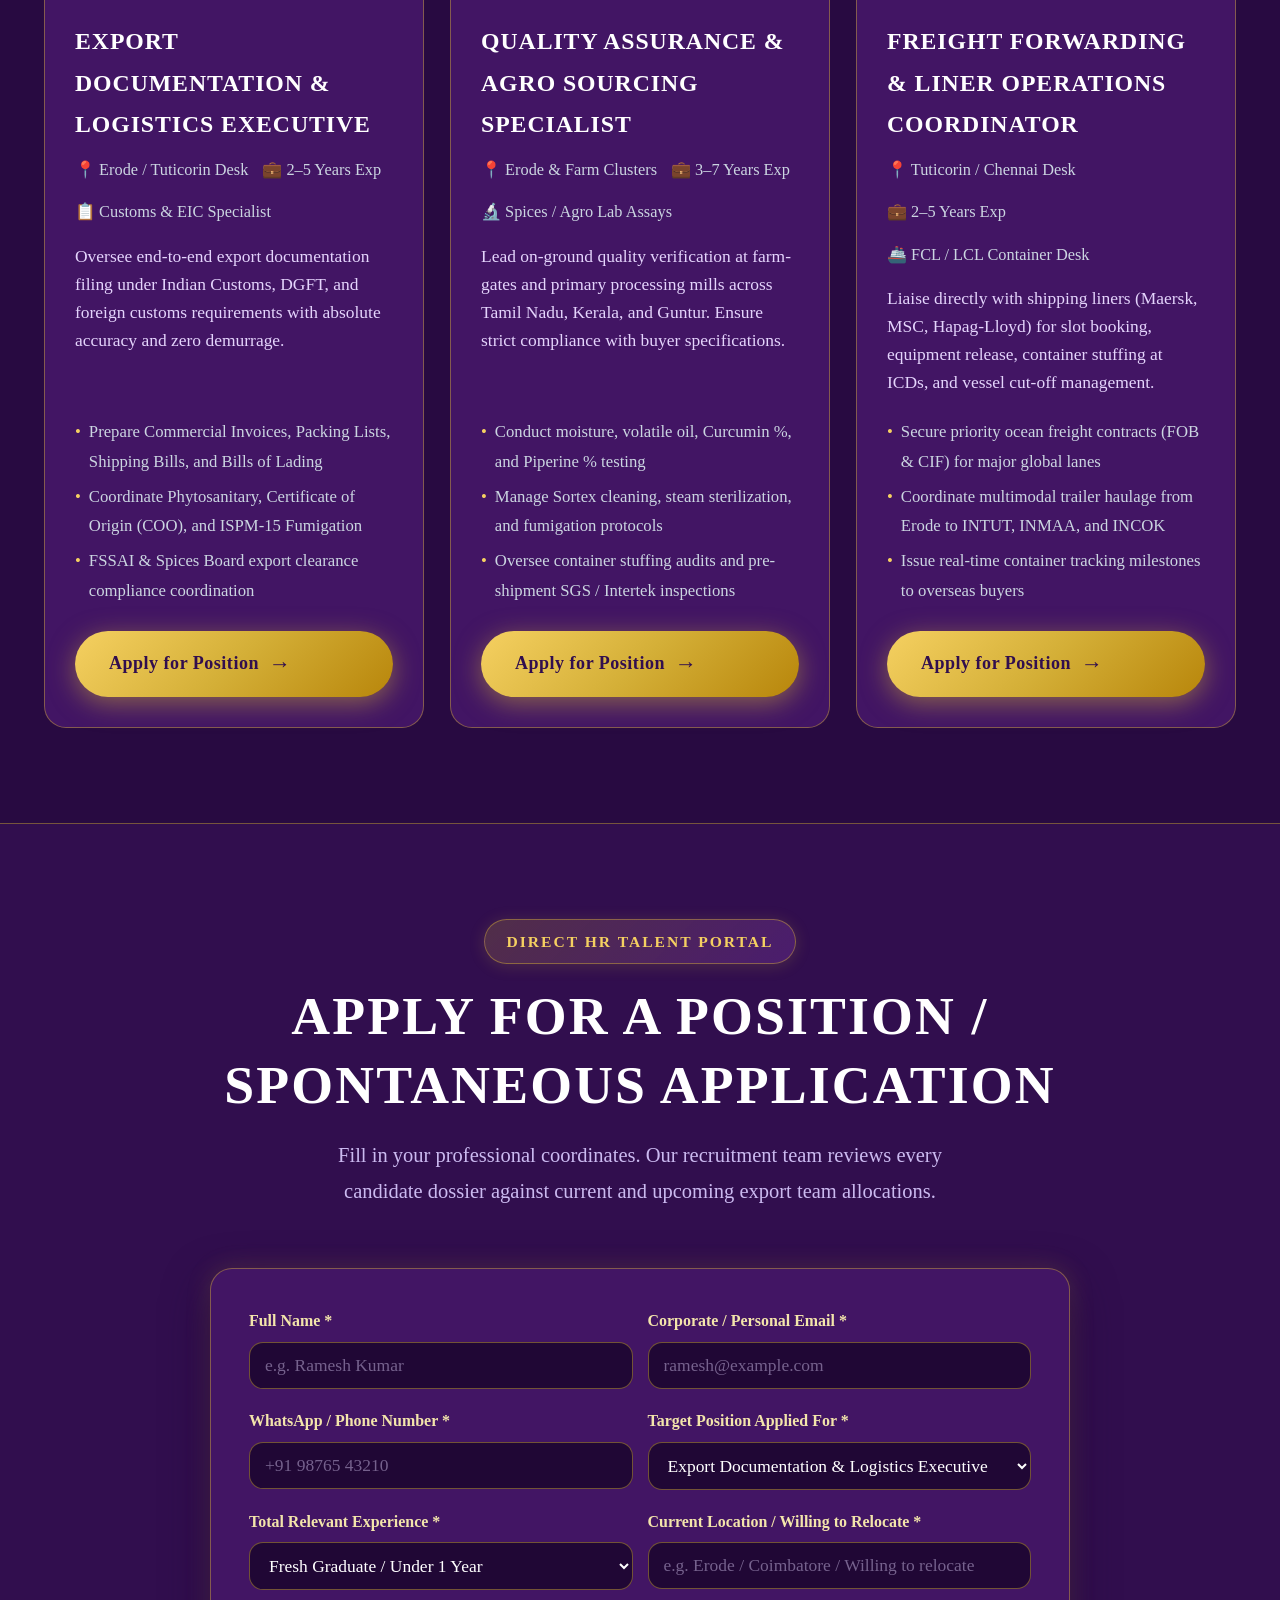
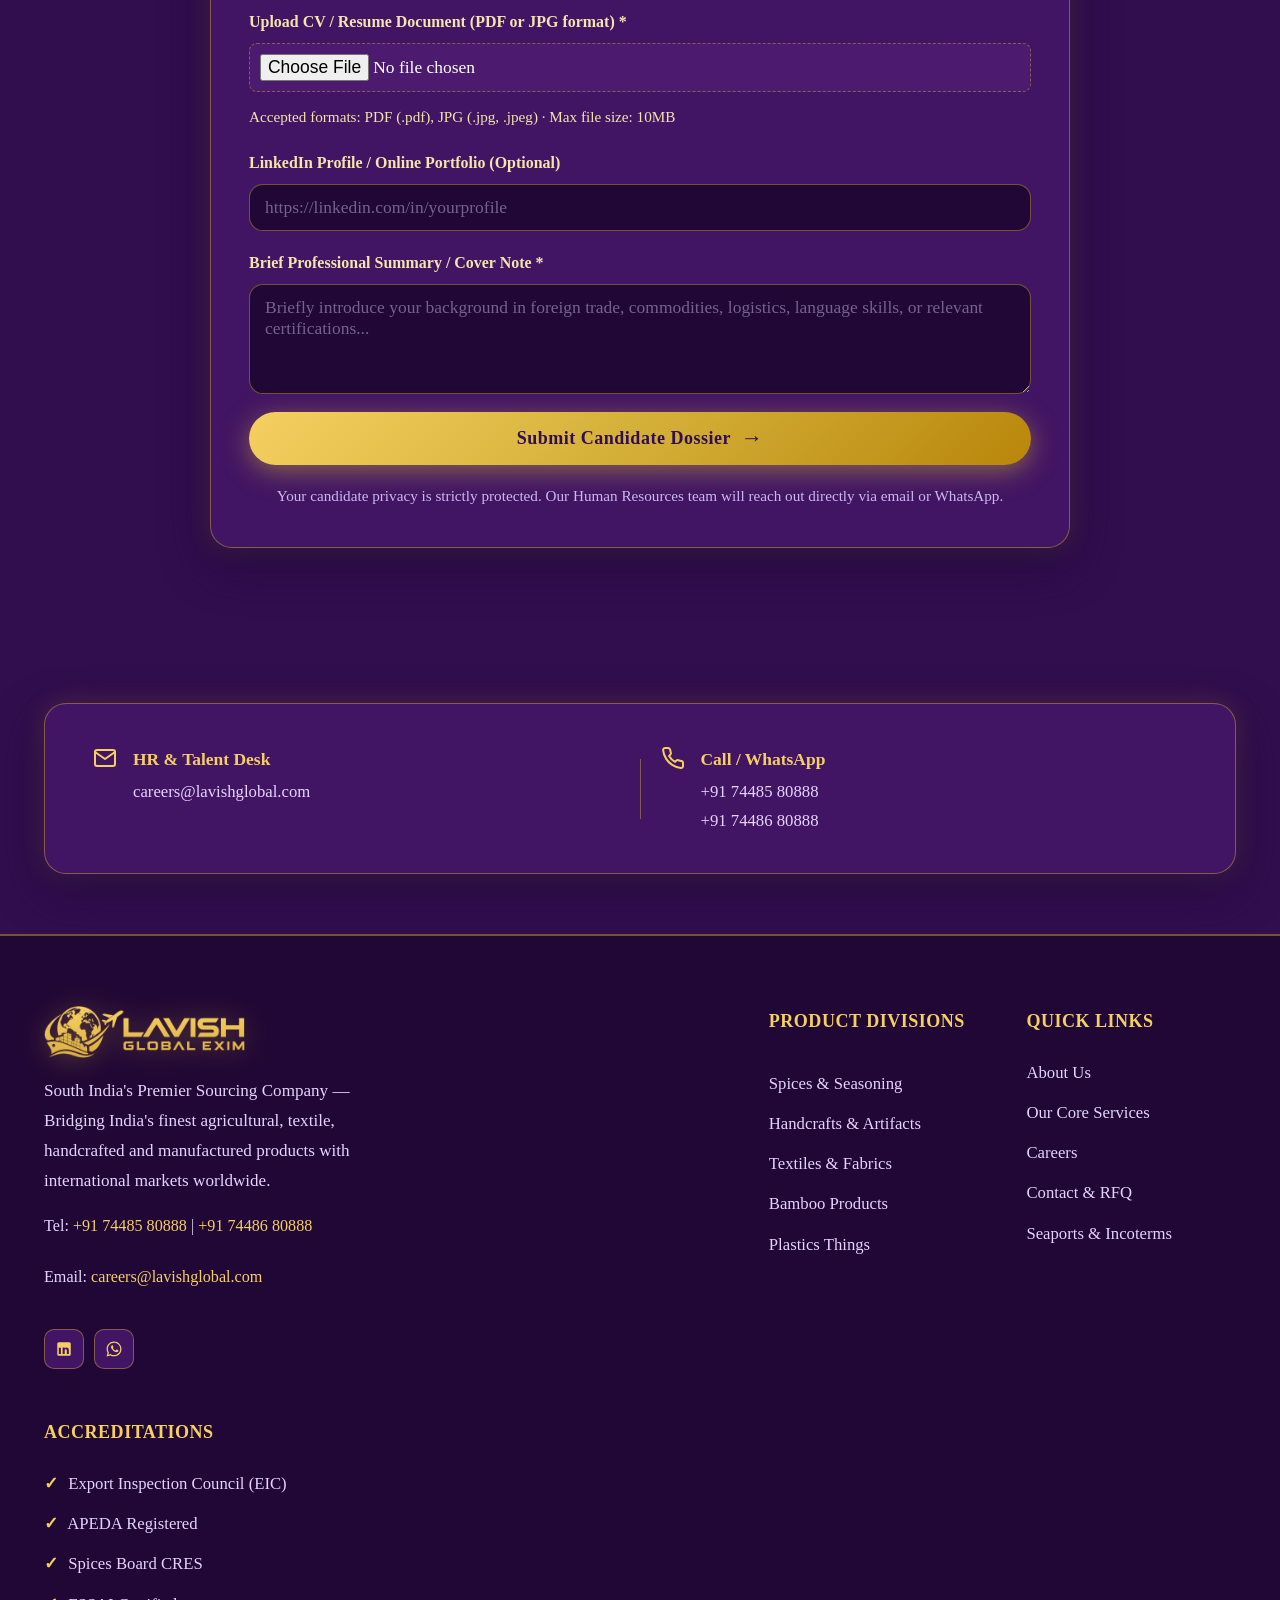
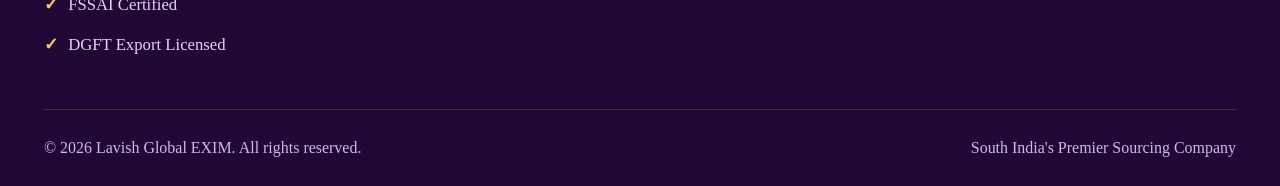
<file: careers.html>
<!DOCTYPE html>
<html lang="en">
<head>
  <meta charset="UTF-8" />
  <meta name="viewport" content="width=device-width, initial-scale=1.0" />
  <title>Careers | Global Trade & Export Opportunities – Lavish Global EXIM</title>
  <meta name="description" content="Explore career opportunities at Lavish Global EXIM. Join South India's premier sourcing company in export documentation, agro-sourcing, ocean freight, and logistics." />
  <link rel="preconnect" href="https://fonts.googleapis.com">
  <link rel="preconnect" href="https://fonts.gstatic.com" crossorigin>
  <link href="https://fonts.googleapis.com/css2?family=Michroma&display=swap" rel="stylesheet">
  <link rel="stylesheet" href="style.css" />
  <link rel="icon" type="image/png" href="logo_icon_gold.png" />
</head>
<body>

  <!-- ========== NAVBAR ========== -->
  <nav class="navbar" id="navbar">
    <div class="nav-container">
      <a href="index.html" class="brand-logo-landscape" title="Lavish Global EXIM">
        <img src="logo_gold.png" alt="Lavish Global EXIM" class="nav-brand-logo" />
      </a>
      <ul class="nav-links" id="navLinks">
        <li><a href="index.html">HOME</a></li>
        <li><a href="about.html">ABOUT</a></li>
        <li><a href="products.html">PRODUCT</a></li>
        <li><a href="services.html">SERVICE</a></li>
        <li><a href="careers.html" class="active">CAREERS</a></li>
        <li><a href="contact.html">CONTACT</a></li>
        <li class="nav-mobile-cta"><a href="contact.html#rfq">REQUEST QUOTE →</a></li>
      </ul>
      <a href="contact.html#rfq" class="btn btn-nav">REQUEST QUOTE</a>
      <button class="hamburger" id="hamburger" aria-label="Menu">
        <span></span><span></span><span></span>
      </button>
    </div>
  </nav>

  <!-- ========== PAGE HERO ========== -->
  <section class="page-hero" id="careers-hero">
    <img src="hero_multimodal.jpg" alt="Careers at Lavish Global EXIM - Export Careers" class="page-hero-bg" />
    <div class="page-hero-overlay"></div>
    <div class="page-hero-content">
      <div class="section-tag">People, Culture & Global Trade Opportunities</div>
      <h1 class="section-title" style="font-size: clamp(2.3rem, 5vw, 3.8rem); margin-bottom: 16px;">
        CAREERS
      </h1>
      <p class="section-subtitle" style="max-width: 780px; margin: 0 auto 26px; font-size: 1.05rem; line-height: 1.65;">
        Join South India's premier sourcing company and export house. Build your future in international commodity trade, cross-border logistics, farm-gate quality assurance, and global client management.
      </p>
      <div style="display: flex; gap: 14px; justify-content: center; flex-wrap: wrap;">
        <a href="#openings" class="btn btn-primary"><span>View Open Positions</span></a>
        <a href="#apply" class="btn btn-outline"><span>Submit Spontaneous Application</span></a>
      </div>
    </div>
  </section>

  <!-- ========== TICKER ========== -->
  <div class="ticker">
    <div class="ticker-track">
      <span>Now Hiring: Export Documentation & Logistics Executives</span>
      <span>Quality Assurance & Agro Sourcing Specialists · Erode Hub</span>
      <span>Freight Forwarding & Liner Operations Coordinators</span>
      <span>HR Talent Desk: careers@lavishglobal.com</span>
      <span>Equal Opportunity Employer · High Performance Incentives</span>
      <span>Now Hiring: Export Documentation & Logistics Executives</span>
      <span>Freight Forwarding & Liner Operations Coordinators</span>
    </div>
  </div>

  <!-- ========== WORK CULTURE & WHY US ========== -->
  <section class="section" style="padding-top: 60px;">
    <div class="container">
      <div class="section-header">
        <div class="section-tag">Life at Lavish Global EXIM</div>
        <h2 class="section-title">Why Build Your Export Career With Us?</h2>
        <p class="section-subtitle">We empower ambitious professionals with real ownership, international market exposure, and the opportunity to champion India's agrarian and artisanal excellence on the global stage.</p>
      </div>

      <div style="display: grid; grid-template-columns: repeat(auto-fit, minmax(270px, 1fr)); gap: 24px; margin-top: 36px;">
        <div class="about-card" style="padding: 28px;">
          <div style="width: 48px; height: 48px; border-radius: 12px; background: rgba(212, 175, 55, 0.2); border: 1px solid var(--gold-border); display: flex; align-items: center; justify-content: center; color: var(--gold-bright); margin-bottom: 16px;">
            <svg width="24" height="24" viewBox="0 0 24 24" fill="none" stroke="currentColor" stroke-width="2" stroke-linecap="round" stroke-linejoin="round"><circle cx="12" cy="12" r="10"/><line x1="2" y1="12" x2="22" y2="12"/><path d="M12 2a15.3 15.3 0 0 1 4 10 15.3 15.3 0 0 1-4 10 15.3 15.3 0 0 1-4-10 15.3 15.3 0 0 1 4-10z"/></svg>
          </div>
          <h4 style="color: var(--gold-bright); margin-bottom: 8px;">Global Trade Exposure</h4>
          <p style="font-size: 0.92rem; color: #cbd5e1; line-height: 1.6;">Direct interaction with institutional buyers, international retail chains, and commodity trading desks across 40+ countries.</p>
        </div>

        <div class="about-card" style="padding: 28px;">
          <div style="width: 48px; height: 48px; border-radius: 12px; background: rgba(212, 175, 55, 0.2); border: 1px solid var(--gold-border); display: flex; align-items: center; justify-content: center; color: var(--gold-bright); margin-bottom: 16px;">
            <svg width="24" height="24" viewBox="0 0 24 24" fill="none" stroke="currentColor" stroke-width="2" stroke-linecap="round" stroke-linejoin="round"><path d="M16 21v-2a4 4 0 0 0-4-4H5a4 4 0 0 0-4 4v2"/><circle cx="9" cy="7" r="4"/><polyline points="16 11 18 13 22 9"/></svg>
          </div>
          <h4 style="color: var(--gold-bright); margin-bottom: 8px;">Direct Industry Mentorship</h4>
          <p style="font-size: 0.92rem; color: #cbd5e1; line-height: 1.6;">Learn from veteran foreign trade analysts, master blenders, licensed CHA agents, and maritime supply chain specialists.</p>
        </div>

        <div class="about-card" style="padding: 28px;">
          <div style="width: 48px; height: 48px; border-radius: 12px; background: rgba(212, 175, 55, 0.2); border: 1px solid var(--gold-border); display: flex; align-items: center; justify-content: center; color: var(--gold-bright); margin-bottom: 16px;">
            <svg width="24" height="24" viewBox="0 0 24 24" fill="none" stroke="currentColor" stroke-width="2" stroke-linecap="round" stroke-linejoin="round"><polygon points="12 2 15.09 8.26 22 9.27 17 14.14 18.18 21.02 12 17.77 5.82 21.02 7 14.14 2 9.27 8.91 8.26 12 2"/></svg>
          </div>
          <h4 style="color: var(--gold-bright); margin-bottom: 8px;">Merit-Based Rewards</h4>
          <p style="font-size: 0.92rem; color: #cbd5e1; line-height: 1.6;">Attractive base compensation paired with aggressive export sales commission structures and transparent performance appraisal paths.</p>
        </div>

        <div class="about-card" style="padding: 28px;">
          <div style="width: 48px; height: 48px; border-radius: 12px; background: rgba(212, 175, 55, 0.2); border: 1px solid var(--gold-border); display: flex; align-items: center; justify-content: center; color: var(--gold-bright); margin-bottom: 16px;">
            <svg width="24" height="24" viewBox="0 0 24 24" fill="none" stroke="currentColor" stroke-width="2" stroke-linecap="round" stroke-linejoin="round"><path d="M12 22s8-4 8-10V5l-8-3-8 3v7c0 6 8 10 8 10z"/></svg>
          </div>
          <h4 style="color: var(--gold-bright); margin-bottom: 8px;">Ethical Sourcing Mission</h4>
          <p style="font-size: 0.92rem; color: #cbd5e1; line-height: 1.6;">Create tangible socio-economic impact by supporting smallholder farmers, tribal spice gatherers, and master handicraft artisans.</p>
        </div>
      </div>
    </div>
  </section>

  <!-- ========== CURRENT OPENINGS (EXPORT SPECIFIC) ========== -->
  <section class="section" id="openings" style="background: rgba(32, 7, 53, 0.5); border-top: 1px solid var(--gold-border); border-bottom: 1px solid var(--gold-border);">
    <div class="container">
      <div class="section-header">
        <div class="section-tag">Active Export Vacancies</div>
        <h2 class="section-title">Current Career Openings</h2>
        <p class="section-subtitle">We are currently hiring for 3 core operational vacancies across export documentation, quality assurance, and liner logistics.</p>
      </div>

      <div class="careers-grid">
        <!-- Job 1 -->
        <div class="career-card">
          <div class="career-header">
            <span class="career-dept">Documentation & Compliance</span>
            <span class="career-type-badge">Full Time</span>
          </div>
          <h3>Export Documentation & Logistics Executive</h3>
          <div class="career-meta-row">
            <span class="career-meta-item">📍 Erode / Tuticorin Desk</span>
            <span class="career-meta-item">💼 2–5 Years Exp</span>
            <span class="career-meta-item">📋 Customs & EIC Specialist</span>
          </div>
          <p>Oversee end-to-end export documentation filing under Indian Customs, DGFT, and foreign customs requirements with absolute accuracy and zero demurrage.</p>
          <ul>
            <li>Prepare Commercial Invoices, Packing Lists, Shipping Bills, and Bills of Lading</li>
            <li>Coordinate Phytosanitary, Certificate of Origin (COO), and ISPM-15 Fumigation</li>
            <li>FSSAI & Spices Board export clearance compliance coordination</li>
          </ul>
          <a href="#apply" class="btn btn-primary btn-apply" onclick="selectRole('Export Documentation & Logistics Executive')"><span>Apply for Position</span> <span class="btn-icon">→</span></a>
        </div>

        <!-- Job 2 -->
        <div class="career-card">
          <div class="career-header">
            <span class="career-dept">Quality Control & Procurement</span>
            <span class="career-type-badge">Full Time</span>
          </div>
          <h3>Quality Assurance & Agro Sourcing Specialist</h3>
          <div class="career-meta-row">
            <span class="career-meta-item">📍 Erode & Farm Clusters</span>
            <span class="career-meta-item">💼 3–7 Years Exp</span>
            <span class="career-meta-item">🔬 Spices / Agro Lab Assays</span>
          </div>
          <p>Lead on-ground quality verification at farm-gates and primary processing mills across Tamil Nadu, Kerala, and Guntur. Ensure strict compliance with buyer specifications.</p>
          <ul>
            <li>Conduct moisture, volatile oil, Curcumin %, and Piperine % testing</li>
            <li>Manage Sortex cleaning, steam sterilization, and fumigation protocols</li>
            <li>Oversee container stuffing audits and pre-shipment SGS / Intertek inspections</li>
          </ul>
          <a href="#apply" class="btn btn-primary btn-apply" onclick="selectRole('Quality Assurance & Agro Sourcing Specialist')"><span>Apply for Position</span> <span class="btn-icon">→</span></a>
        </div>

        <!-- Job 3 -->
        <div class="career-card">
          <div class="career-header">
            <span class="career-dept">Logistics & Shipping Operations</span>
            <span class="career-type-badge">Full Time</span>
          </div>
          <h3>Freight Forwarding & Liner Operations Coordinator</h3>
          <div class="career-meta-row">
            <span class="career-meta-item">📍 Tuticorin / Chennai Desk</span>
            <span class="career-meta-item">💼 2–5 Years Exp</span>
            <span class="career-meta-item">🚢 FCL / LCL Container Desk</span>
          </div>
          <p>Liaise directly with shipping liners (Maersk, MSC, Hapag-Lloyd) for slot booking, equipment release, container stuffing at ICDs, and vessel cut-off management.</p>
          <ul>
            <li>Secure priority ocean freight contracts (FOB & CIF) for major global lanes</li>
            <li>Coordinate multimodal trailer haulage from Erode to INTUT, INMAA, and INCOK</li>
            <li>Issue real-time container tracking milestones to overseas buyers</li>
          </ul>
          <a href="#apply" class="btn btn-primary btn-apply" onclick="selectRole('Freight Forwarding & Liner Operations Coordinator')"><span>Apply for Position</span> <span class="btn-icon">→</span></a>
        </div>
      </div>
    </div>
  </section>

  <!-- ========== APPLICATION FORM SECTION ========== -->
  <section class="section" id="apply">
    <div class="container">
      <div style="max-width: 860px; margin: 0 auto;">
        <div class="section-header" style="text-align: center;">
          <div class="section-tag">Direct HR Talent Portal</div>
          <h2 class="section-title">Apply for a Position / Spontaneous Application</h2>
          <p class="section-subtitle">Fill in your professional coordinates. Our recruitment team reviews every candidate dossier against current and upcoming export team allocations.</p>
        </div>

        <div class="contact-form-wrap" style="margin-top: 30px;">
          <form class="contact-form" id="careerForm">
            <div class="form-row">
              <div class="form-group">
                <label>Full Name *</label>
                <input type="text" id="careerName" placeholder="e.g. Ramesh Kumar" required />
              </div>
              <div class="form-group">
                <label>Corporate / Personal Email *</label>
                <input type="email" id="careerEmail" placeholder="ramesh@example.com" required />
              </div>
            </div>

            <div class="form-row">
              <div class="form-group">
                <label>WhatsApp / Phone Number *</label>
                <input type="tel" id="careerPhone" placeholder="+91 98765 43210" required />
              </div>
              <div class="form-group">
                <label>Target Position Applied For *</label>
                <select id="careerPosition" required>
                  <option value="Export Documentation & Logistics Executive">Export Documentation & Logistics Executive</option>
                  <option value="Quality Assurance & Agro Sourcing Specialist">Quality Assurance & Agro Sourcing Specialist</option>
                  <option value="Freight Forwarding & Liner Operations Coordinator">Freight Forwarding & Liner Operations Coordinator</option>
                  <option value="Other Export / Operations Role (Spontaneous)">Other Export / Operations Role (Spontaneous)</option>
                </select>
              </div>
            </div>

            <div class="form-row">
              <div class="form-group">
                <label>Total Relevant Experience *</label>
                <select id="careerExp" required>
                  <option value="Fresh Graduate / Under 1 Year">Fresh Graduate / Under 1 Year</option>
                  <option value="1–3 Years">1–3 Years</option>
                  <option value="3–5 Years">3–5 Years</option>
                  <option value="5–8 Years">5–8 Years</option>
                  <option value="8+ Years (Senior / Leadership)">8+ Years (Senior / Leadership)</option>
                </select>
              </div>
              <div class="form-group">
                <label>Current Location / Willing to Relocate *</label>
                <input type="text" id="careerLocation" placeholder="e.g. Erode / Coimbatore / Willing to relocate" required />
              </div>
            </div>

            <div class="form-group">
              <label>Upload CV / Resume Document (PDF or JPG format) *</label>
              <input type="file" id="careerCV" accept=".pdf,.jpg,.jpeg" required style="padding: 10px; background: rgba(95, 41, 135, 0.35); border: 1px dashed var(--gold-border); border-radius: 8px; color: #fff; width: 100%; cursor: pointer;" />
              <small style="color: var(--gold-champagne); font-size: 0.8rem; display: block; margin-top: 5px;">Accepted formats: PDF (.pdf), JPG (.jpg, .jpeg) · Max file size: 10MB</small>
            </div>

            <div class="form-group">
              <label>LinkedIn Profile / Online Portfolio (Optional)</label>
              <input type="url" id="careerLinkedin" placeholder="https://linkedin.com/in/yourprofile" />
            </div>

            <div class="form-group">
              <label>Brief Professional Summary / Cover Note *</label>
              <textarea id="careerNote" rows="4" placeholder="Briefly introduce your background in foreign trade, commodities, logistics, language skills, or relevant certifications..." required></textarea>
            </div>

            <button type="submit" class="btn btn-primary btn-full">
              <span>Submit Candidate Dossier</span>
              <span class="btn-icon">→</span>
            </button>
            <p class="form-note">Your candidate privacy is strictly protected. Our Human Resources team will reach out directly via email or WhatsApp.</p>
          </form>

          <div id="careerSuccessWrap" style="display: none; margin-top: 20px;"></div>
        </div>
      </div>
    </div>
  </section>

  <!-- ========== CONTACT STRIP ========== -->
  <section class="contact-strip section" id="contact-strip">
    <div class="container">
      <div class="contact-strip-grid">
        <div class="cstrip-item">
          <span><svg width="24" height="24" viewBox="0 0 24 24" fill="none" stroke="currentColor" stroke-width="2" stroke-linecap="round" stroke-linejoin="round"><path d="M4 4h16c1.1 0 2 .9 2 2v12c0 1.1-.9 2-2 2H4c-1.1 0-2-.9-2-2V6c0-1.1.9-2 2-2z"/><polyline points="22,6 12,13 2,6"/></svg></span>
          <div>
            <strong>HR & Talent Desk</strong>
            <a href="mailto:careers@lavishglobal.com">careers@lavishglobal.com</a>
          </div>
        </div>
        <div class="cstrip-divider"></div>
        <div class="cstrip-item">
          <span><svg width="24" height="24" viewBox="0 0 24 24" fill="none" stroke="currentColor" stroke-width="2" stroke-linecap="round" stroke-linejoin="round"><path d="M22 16.92v3a2 2 0 0 1-2.18 2 19.79 19.79 0 0 1-8.63-3.07 19.5 19.5 0 0 1-6-6 19.79 19.79 0 0 1-3.07-8.67A2 2 0 0 1 4.11 2h3a2 2 0 0 1 2 1.72 12.84 12.84 0 0 0 .7 2.81 2 2 0 0 1-.45 2.11L8.09 9.91a16 16 0 0 0 6 6l1.27-1.27a2 2 0 0 1 2.11-.45 12.84 12.84 0 0 0 2.81.7A2 2 0 0 1 22 16.92z"/></svg></span>
          <div>
            <strong>Call / WhatsApp</strong>
            <a href="tel:+917448580888">+91 74485 80888</a>
            <a href="tel:+917448680888">+91 74486 80888</a>
          </div>
        </div>
      </div>
    </div>
  </section>

  <!-- ========== FOOTER ========== -->
  <footer class="footer">
    <div class="container">
      <div class="footer-grid">
        <div class="footer-brand">
          <a href="index.html" class="brand-logo-landscape footer-brand-logo" title="Lavish Global EXIM">
            <img src="logo_gold.png" alt="Lavish Global EXIM" class="footer-brand-logo-img" />
          </a>
          <p>South India's Premier Sourcing Company — Bridging India's finest agricultural, textile, handcrafted and manufactured products with international markets worldwide.</p>
          <div class="footer-contact-mini">
            <p>Tel: <a href="tel:+917448580888">+91 74485 80888</a> | <a href="tel:+917448680888">+91 74486 80888</a></p>
            <p>Email: <a href="mailto:careers@lavishglobal.com">careers@lavishglobal.com</a></p>
          </div>
          <div class="footer-socials">
            <a href="#" title="LinkedIn" aria-label="LinkedIn"><svg width="18" height="18" viewBox="0 0 24 24" fill="currentColor"><path d="M19 3a2 2 0 0 1 2 2v14a2 2 0 0 1-2 2H5a2 2 0 0 1-2-2V5a2 2 0 0 1 2-2h14m-.5 15.5v-5.3a3.26 3.26 0 0 0-3.26-3.26c-.85 0-1.84.52-2.28 1.3v-1.11h-2.79v8.37h2.79v-4.93c0-.77.62-1.4 1.39-1.4a1.4 1.4 0 0 1 1.4 1.4v4.93h2.75M6.46 8.76c-.87 0-1.57-.7-1.57-1.57 0-.86.7-1.56 1.57-1.56.86 0 1.56.7 1.56 1.56 0 .87-.7 1.57-1.56 1.57m1.4 9.97V10.36H5.06v8.37h2.8z"/></svg></a>
            <a href="https://wa.me/917448580888" target="_blank" rel="noopener noreferrer" title="WhatsApp" aria-label="WhatsApp"><svg width="18" height="18" viewBox="0 0 24 24" fill="currentColor"><path d="M12.04 2C6.58 2 2.13 6.45 2.13 11.91C2.13 13.66 2.59 15.36 3.45 16.86L2.05 22L7.3 20.62C8.75 21.41 10.38 21.83 12.04 21.83C17.5 21.83 21.95 17.38 21.95 11.92C21.95 9.27 20.92 6.78 19.05 4.91C17.18 3.03 14.69 2 12.04 2M12.05 3.67C14.25 3.67 16.31 4.53 17.87 6.09C19.42 7.65 20.28 9.72 20.28 11.92C20.28 16.46 16.58 20.15 12.04 20.15C10.56 20.15 9.11 19.76 7.85 19L7.55 18.83L4.43 19.65L5.26 16.61L5.06 16.29C4.24 15 3.8 13.47 3.8 11.91C3.81 7.37 7.5 3.67 12.05 3.67M9.53 7.03C9.36 7.03 9.09 7.1 8.87 7.33C8.65 7.57 8.02 8.16 8.02 9.36C8.02 10.56 8.9 11.72 9.02 11.89C9.15 12.05 10.74 14.5 13.18 15.55C13.76 15.8 14.21 15.95 14.56 16.06C15.15 16.25 15.68 16.22 16.1 16.16C16.58 16.09 17.56 15.56 17.76 15C17.96 14.44 17.96 13.97 17.9 13.87C17.84 13.77 17.68 13.72 17.43 13.6C17.18 13.47 15.96 12.87 15.73 12.79C15.5 12.7 15.34 12.66 15.17 12.91C15 13.16 14.53 13.72 14.39 13.88C14.25 14.05 14.1 14.07 13.86 13.95C13.61 13.82 12.81 13.56 11.87 12.72C11.14 12.07 10.64 11.26 10.5 11.02C10.36 10.77 10.49 10.64 10.61 10.52C10.72 10.41 10.86 10.23 10.98 10.09C11.1 9.95 11.15 9.85 11.23 9.69C11.31 9.52 11.27 9.38 11.21 9.26C11.15 9.13 10.65 7.91 10.44 7.41C10.24 6.92 10.04 6.99 9.88 6.98C9.73 6.98 9.56 6.98 9.53 7.03Z"/></svg></span>
          </div>
        </div>
        <div class="footer-col">
          <h5>Product Divisions</h5>
          <ul>
            <li><a href="products.html">Spices & Seasoning</a></li>
            <li><a href="products.html">Handcrafts & Artifacts</a></li>
            <li><a href="products.html">Textiles & Fabrics</a></li>
            <li><a href="products.html">Bamboo Products</a></li>
            <li><a href="products.html">Plastics Things</a></li>
          </ul>
        </div>
        <div class="footer-col">
          <h5>Quick Links</h5>
          <ul>
            <li><a href="about.html">About Us</a></li>
            <li><a href="services.html">Our Core Services</a></li>
            <li><a href="careers.html">Careers</a></li>
            <li><a href="contact.html">Contact & RFQ</a></li>
            <li><a href="contact.html#ports">Seaports & Incoterms</a></li>
          </ul>
        </div>
        <div class="footer-col">
          <h5>Accreditations</h5>
          <ul>
            <li><span class="gold-bullet">✓</span> Export Inspection Council (EIC)</li>
            <li><span class="gold-bullet">✓</span> APEDA Registered</li>
            <li><span class="gold-bullet">✓</span> Spices Board CRES</li>
            <li><span class="gold-bullet">✓</span> FSSAI Certified</li>
            <li><span class="gold-bullet">✓</span> DGFT Export Licensed</li>
          </ul>
        </div>
      </div>
      <div class="footer-bottom">
        <p>© 2026 Lavish Global EXIM. All rights reserved.</p>
        <p>South India's Premier Sourcing Company</p>
      </div>
    </div>
  </footer>

  <!-- Floating WhatsApp -->
  <a href="https://wa.me/917448580888?text=Hello%20Lavish%20Global%20EXIM%2C%20I%20would%20like%20to%20inquire%20about%20career%20opportunities." class="whatsapp-float" target="_blank" title="Chat on WhatsApp">
    <span><svg width="28" height="28" viewBox="0 0 24 24" fill="currentColor"><path d="M12.04 2C6.58 2 2.13 6.45 2.13 11.91C2.13 13.66 2.59 15.36 3.45 16.86L2.05 22L7.3 20.62C8.75 21.41 10.38 21.83 12.04 21.83C17.5 21.83 21.95 17.38 21.95 11.92C21.95 9.27 20.92 6.78 19.05 4.91C17.18 3.03 14.69 2 12.04 2M12.05 3.67C14.25 3.67 16.31 4.53 17.87 6.09C19.42 7.65 20.28 9.72 20.28 11.92C20.28 16.46 16.58 20.15 12.04 20.15C10.56 20.15 9.11 19.76 7.85 19L7.55 18.83L4.43 19.65L5.26 16.61L5.06 16.29C4.24 15 3.8 13.47 3.8 11.91C3.81 7.37 7.5 3.67 12.05 3.67M9.53 7.03C9.36 7.03 9.09 7.1 8.87 7.33C8.65 7.57 8.02 8.16 8.02 9.36C8.02 10.56 8.9 11.72 9.02 11.89C9.15 12.05 10.74 14.5 13.18 15.55C13.76 15.8 14.21 15.95 14.56 16.06C15.15 16.25 15.68 16.22 16.1 16.16C16.58 16.09 17.56 15.56 17.76 15C17.96 14.44 17.96 13.97 17.9 13.87C17.84 13.77 17.68 13.72 17.43 13.6C17.18 13.47 15.96 12.87 15.73 12.79C15.5 12.7 15.34 12.66 15.17 12.91C15 13.16 14.53 13.72 14.39 13.88C14.25 14.05 14.1 14.07 13.86 13.95C13.61 13.82 12.81 13.56 11.87 12.72C11.14 12.07 10.64 11.26 10.5 11.02C10.36 10.77 10.49 10.64 10.61 10.52C10.72 10.41 10.86 10.23 10.98 10.09C11.1 9.95 11.15 9.85 11.23 9.69C11.31 9.52 11.27 9.38 11.21 9.26C11.15 9.13 10.65 7.91 10.44 7.41C10.24 6.92 10.04 6.99 9.88 6.98C9.73 6.98 9.56 6.98 9.53 7.03Z"/></svg></span>
  </a>

  <!-- Back to Top -->
  <button class="back-to-top" id="backToTop" title="Back to Top">↑</button>

  <script src="script.js"></script>
  <script>
    function selectRole(roleName) {
      const select = document.getElementById('careerPosition');
      if (select) {
        select.value = roleName;
      }
    }
  </script>
</body>
</html>
</file>
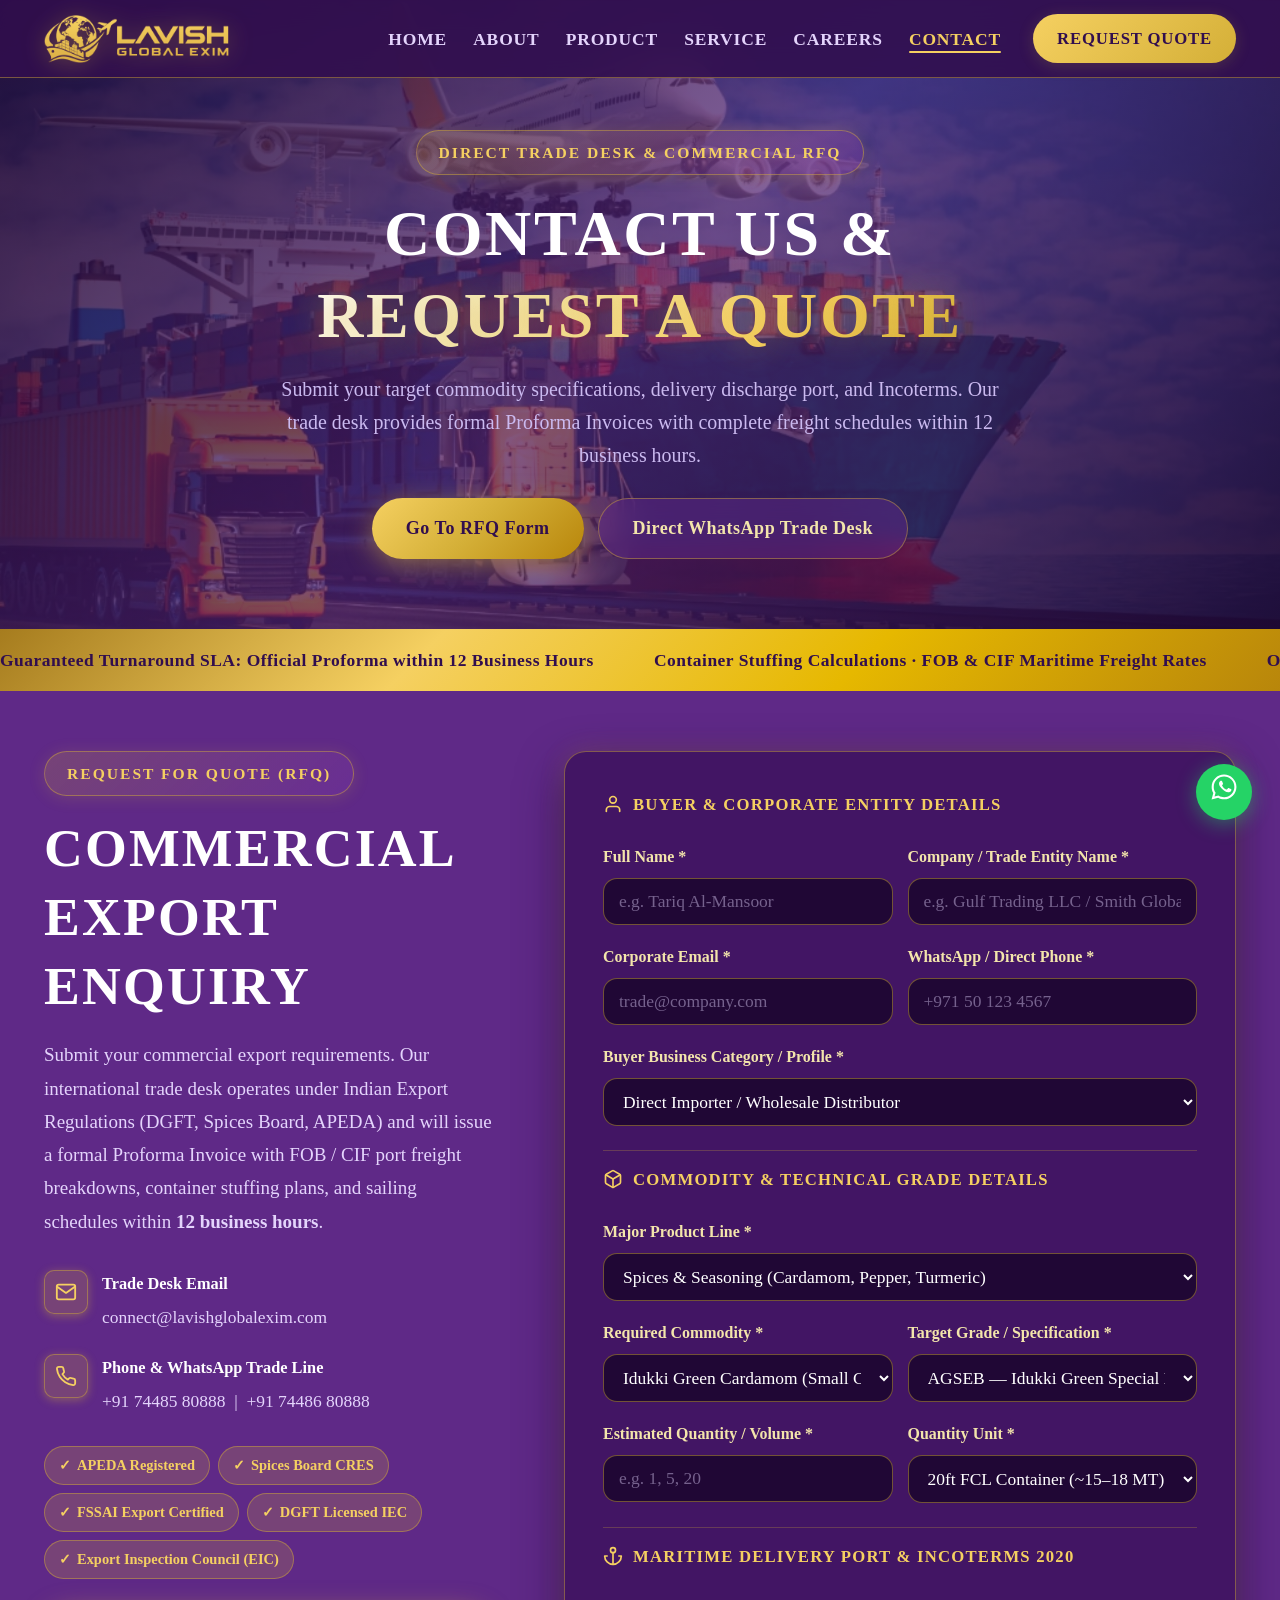
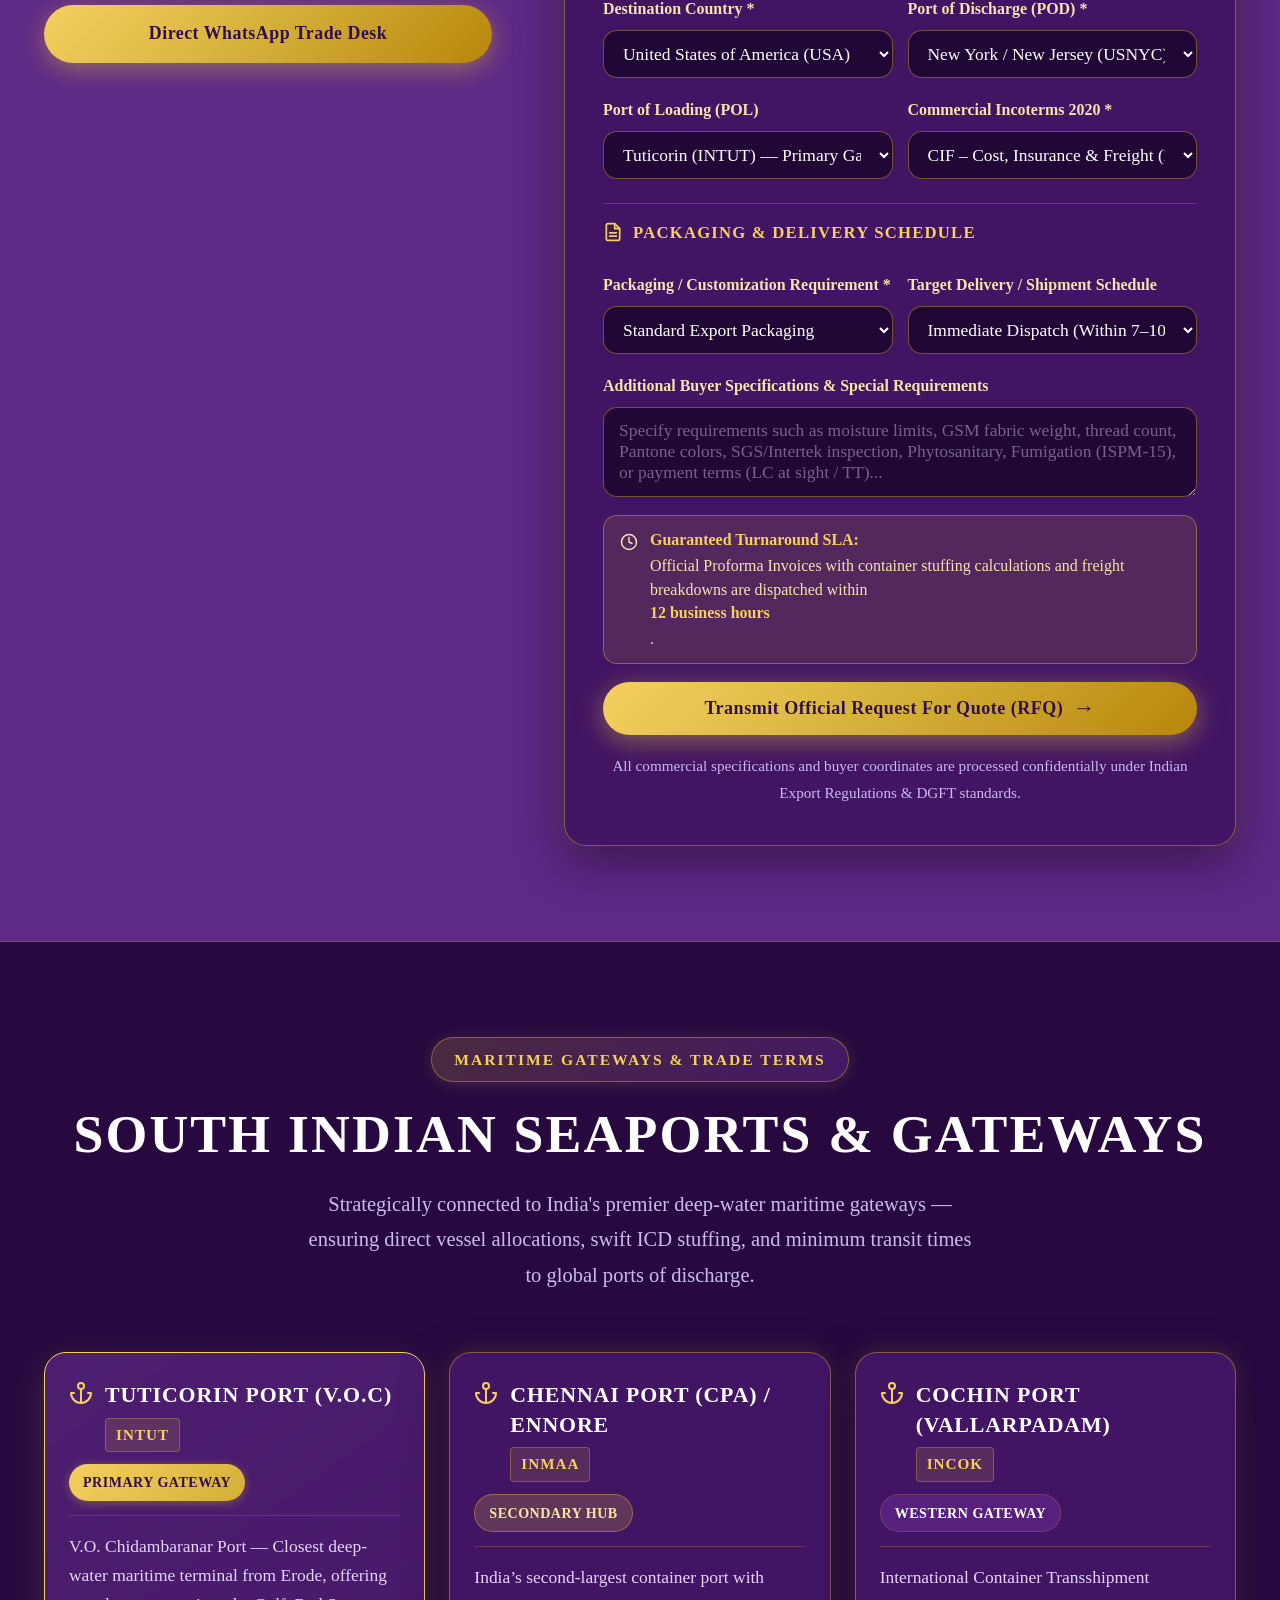
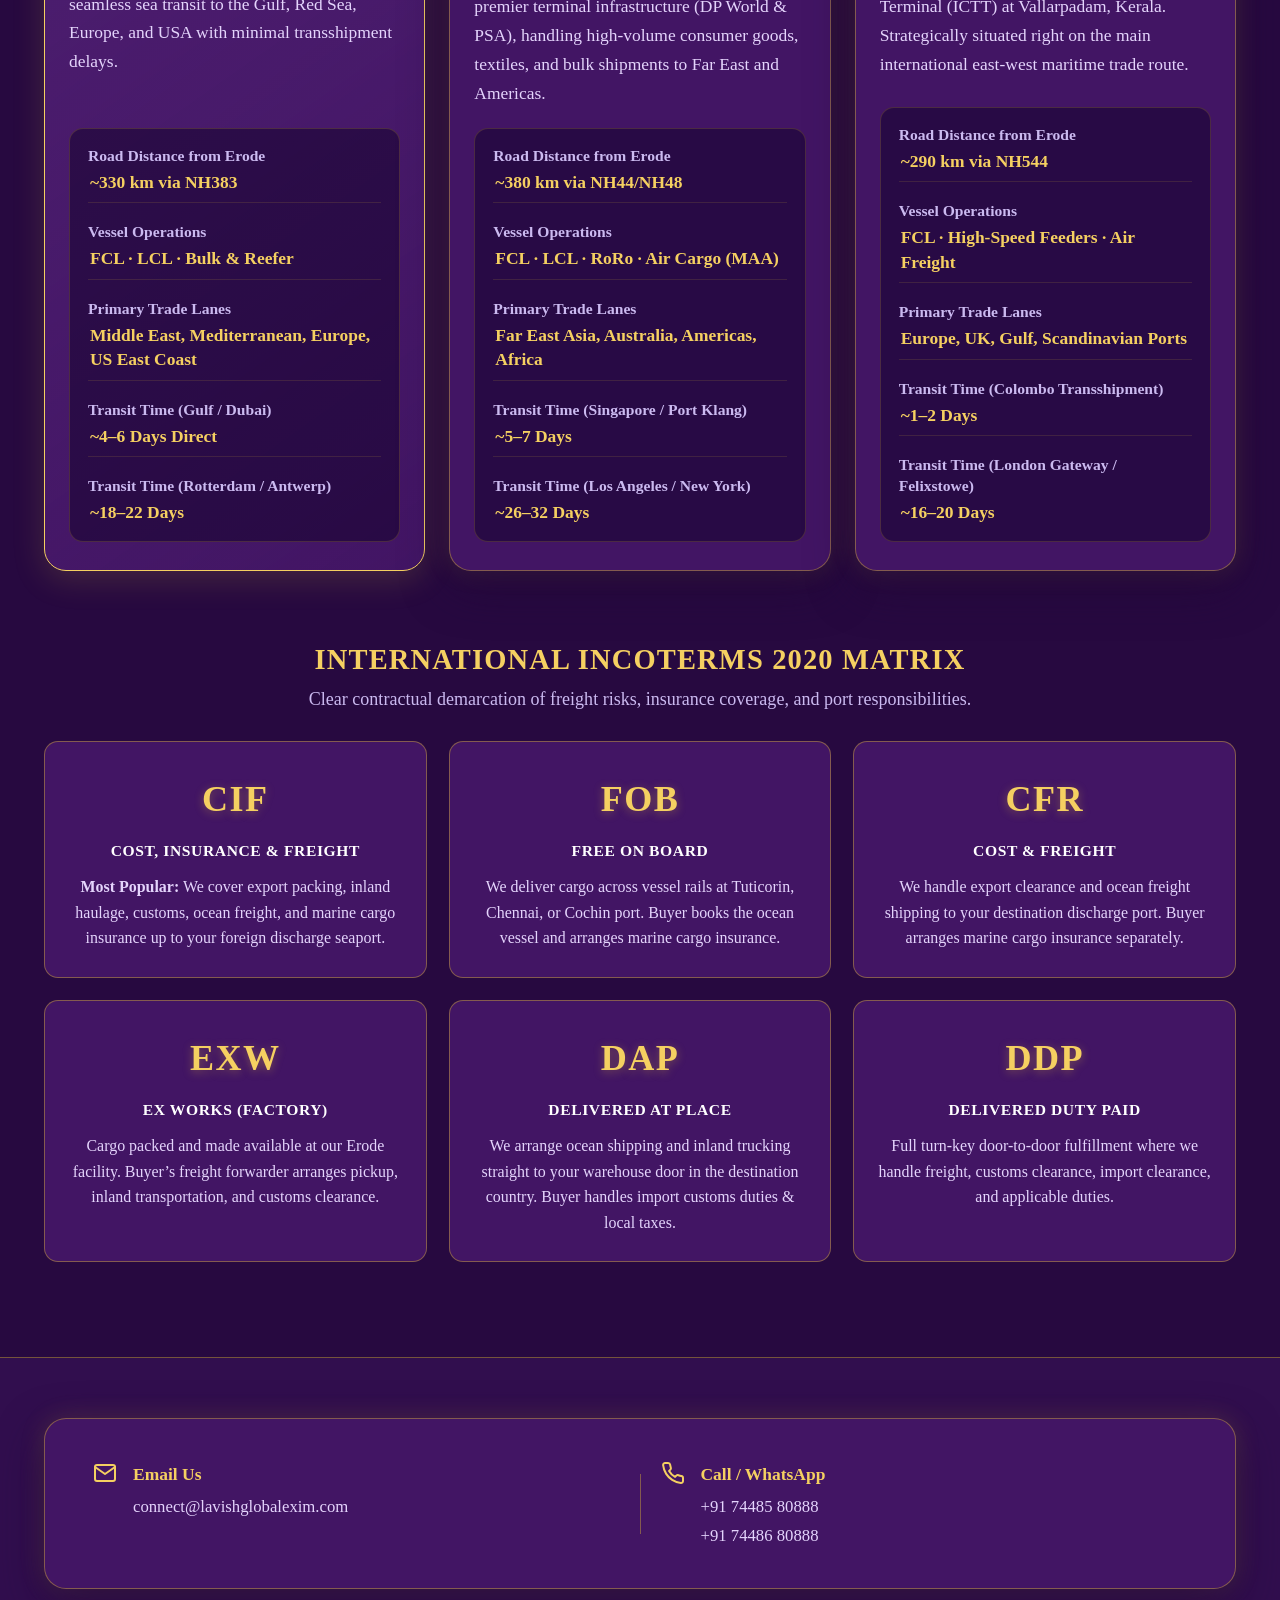
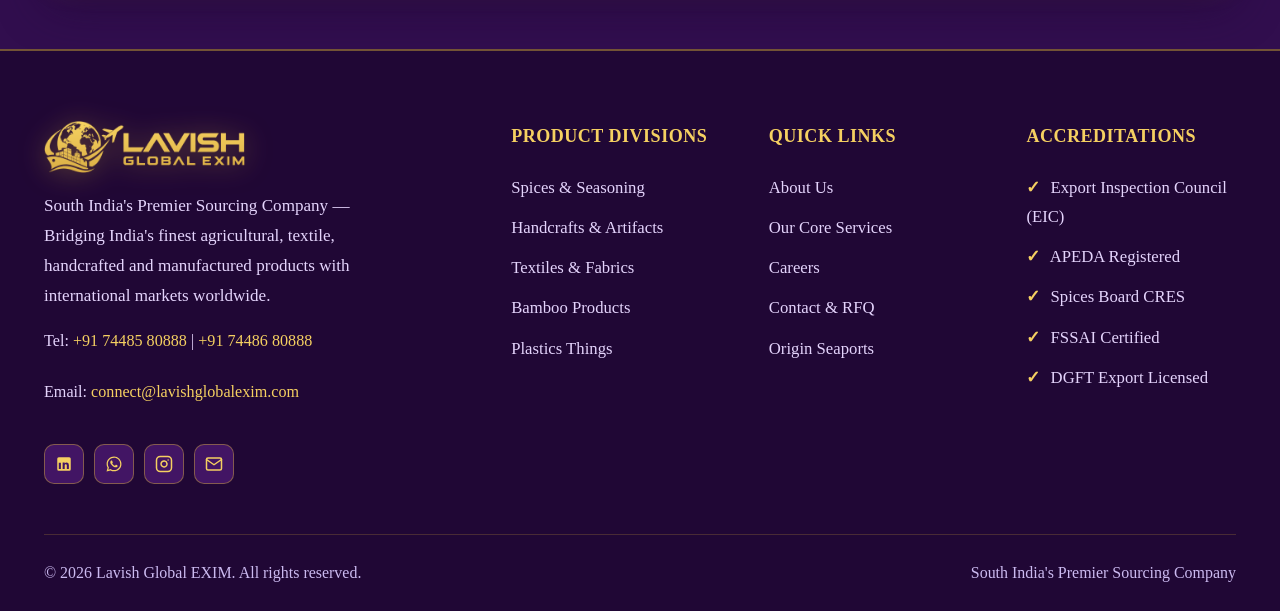
<file: contact.html>
<!DOCTYPE html>
<html lang="en">
<head>
  <meta charset="UTF-8" />
  <meta name="viewport" content="width=device-width, initial-scale=1.0" />
  <title>Contact Us & Request an Export Quotation (RFQ) | Lavish Global EXIM</title>
  <meta name="description" content="Submit your commercial export requirements. Lavish Global EXIM issues official Proforma Invoices with FOB/CIF ocean freight rates, container stuffing calculations, and sailing schedules within 12 business hours." />
  <link rel="preconnect" href="https://fonts.googleapis.com">
  <link rel="preconnect" href="https://fonts.gstatic.com" crossorigin>
  <link href="https://fonts.googleapis.com/css2?family=Michroma&display=swap" rel="stylesheet">
  <link rel="stylesheet" href="style.css" />
  <link rel="icon" type="image/png" href="logo_icon_gold.png" />
</head>
<body>

  <!-- ========== NAVBAR ========== -->
  <nav class="navbar" id="navbar">
    <div class="nav-container">
      <a href="index.html" class="brand-logo-landscape" title="Lavish Global EXIM">
        <img src="logo_gold.png" alt="Lavish Global EXIM" class="nav-brand-logo" />
      </a>
      <ul class="nav-links" id="navLinks">
        <li><a href="index.html">HOME</a></li>
        <li><a href="about.html">ABOUT</a></li>
        <li><a href="products.html">PRODUCT</a></li>
        <li><a href="services.html">SERVICE</a></li>
        <li><a href="careers.html">CAREERS</a></li>
        <li><a href="contact.html" class="active">CONTACT</a></li>
        <li class="nav-mobile-cta"><a href="#rfq">REQUEST QUOTE →</a></li>
      </ul>
      <a href="#rfq" class="btn btn-nav">REQUEST QUOTE</a>
      <button class="hamburger" id="hamburger" aria-label="Menu">
        <span></span><span></span><span></span>
      </button>
    </div>
  </nav>

  <!-- ========== PAGE HERO ========== -->
  <section class="page-hero" id="contact-hero">
    <img src="hero_multimodal.jpg" alt="Commercial Trade Desk & RFQ - Lavish Global EXIM" class="page-hero-bg" />
    <div class="page-hero-overlay"></div>
    <div class="page-hero-content">
      <div class="section-tag">Direct Trade Desk & Commercial RFQ</div>
      <h1 class="section-title" style="font-size: clamp(2.3rem, 5vw, 3.8rem); margin-bottom: 16px;">
        CONTACT US & <span class="gradient-text">REQUEST A QUOTE</span>
      </h1>
      <p class="section-subtitle" style="max-width: 760px; margin: 0 auto 26px; font-size: 1.05rem; line-height: 1.65;">
        Submit your target commodity specifications, delivery discharge port, and Incoterms. Our trade desk provides formal Proforma Invoices with complete freight schedules within 12 business hours.
      </p>
      <div style="display: flex; gap: 14px; justify-content: center; flex-wrap: wrap;">
        <a href="#rfq" class="btn btn-primary"><span>Go To RFQ Form</span></a>
        <a href="https://wa.me/917448580888?text=Hello%20Lavish%20Global%20EXIM%20Trade%20Desk%2C%20I%20would%20like%20to%20request%20an%20urgent%20commercial%20export%20quotation." target="_blank" rel="noopener noreferrer" class="btn btn-outline"><span>Direct WhatsApp Trade Desk</span></a>
      </div>
    </div>
  </section>

  <!-- ========== TICKER ========== -->
  <div class="ticker">
    <div class="ticker-track">
      <span>Guaranteed Turnaround SLA: Official Proforma within 12 Business Hours</span>
      <span>Container Stuffing Calculations · FOB & CIF Maritime Freight Rates</span>
      <span>Official Trade Email: connect@lavishglobalexim.com</span>
      <span>APEDA · Spices Board · DGFT · FSSAI Certified Export Compliance</span>
      <span>WhatsApp Trade Desk: +91 74485 80888 | +91 74486 80888</span>
      <span>Guaranteed Turnaround SLA: Official Proforma within 12 Business Hours</span>
      <span>Container Stuffing Calculations · FOB & CIF Maritime Freight Rates</span>
    </div>
  </div>

  <!-- ========== COMPREHENSIVE EXPORT RFQ SYSTEM ========== -->
  <section class="contact section" id="rfq" style="padding-top: 60px;">
    <div class="container">
      <div class="contact-grid">
        <div class="contact-info">
          <div class="section-tag">Request for Quote (RFQ)</div>
          <h2 class="section-title">Commercial Export Enquiry</h2>
          <p>Submit your commercial export requirements. Our international trade desk operates under Indian Export Regulations (DGFT, Spices Board, APEDA) and will issue a formal Proforma Invoice with FOB / CIF port freight breakdowns, container stuffing plans, and sailing schedules within <strong>12 business hours</strong>.</p>

          <div class="contact-details">
            <div class="contact-item">
              <span class="contact-icon"><svg width="22" height="22" viewBox="0 0 24 24" fill="none" stroke="currentColor" stroke-width="2" stroke-linecap="round" stroke-linejoin="round"><path d="M4 4h16c1.1 0 2 .9 2 2v12c0 1.1-.9 2-2 2H4c-1.1 0-2-.9-2-2V6c0-1.1.9-2 2-2z"/><polyline points="22,6 12,13 2,6"/></svg></span>
              <div>
                <strong>Trade Desk Email</strong>
                <span><a href="mailto:connect@lavishglobalexim.com">connect@lavishglobalexim.com</a></span>
              </div>
            </div>
            <div class="contact-item">
              <span class="contact-icon"><svg width="22" height="22" viewBox="0 0 24 24" fill="none" stroke="currentColor" stroke-width="2" stroke-linecap="round" stroke-linejoin="round"><path d="M22 16.92v3a2 2 0 0 1-2.18 2 19.79 19.79 0 0 1-8.63-3.07 19.5 19.5 0 0 1-6-6 19.79 19.79 0 0 1-3.07-8.67A2 2 0 0 1 4.11 2h3a2 2 0 0 1 2 1.72 12.84 12.84 0 0 0 .7 2.81 2 2 0 0 1-.45 2.11L8.09 9.91a16 16 0 0 0 6 6l1.27-1.27a2 2 0 0 1 2.11-.45 12.84 12.84 0 0 0 2.81.7A2 2 0 0 1 22 16.92z"/></svg></span>
              <div>
                <strong>Phone & WhatsApp Trade Line</strong>
                <span>
                  <a href="tel:+917448580888">+91 74485 80888</a> &nbsp;|&nbsp;
                  <a href="tel:+917448680888">+91 74486 80888</a>
                </span>
              </div>
            </div>
          </div>

          <!-- Trade Accreditations -->
          <div class="cert-badges">
            <span class="cert"><span class="gold-bullet">✓</span> APEDA Registered</span>
            <span class="cert"><span class="gold-bullet">✓</span> Spices Board CRES</span>
            <span class="cert"><span class="gold-bullet">✓</span> FSSAI Export Certified</span>
            <span class="cert"><span class="gold-bullet">✓</span> DGFT Licensed IEC</span>
            <span class="cert"><span class="gold-bullet">✓</span> Export Inspection Council (EIC)</span>
          </div>

          <!-- Direct WhatsApp Action Pill -->
          <div class="rfq-direct-cta">
            <a href="https://wa.me/917448580888?text=Hello%20Lavish%20Global%20EXIM%20Trade%20Desk%2C%20I%20would%20like%20to%20request%20an%20urgent%20commercial%20export%20quotation." class="btn btn-primary" target="_blank" rel="noopener noreferrer">
              <span>Direct WhatsApp Trade Desk</span>
            </a>
          </div>
        </div>

        <!-- Comprehensive RFQ Form -->
        <div class="contact-form-wrap">
          <form class="contact-form" id="rfqForm">
            <!-- 1. Buyer & Corporate Details -->
            <div class="form-section-header">
              <span class="form-section-icon"><svg width="20" height="20" viewBox="0 0 24 24" fill="none" stroke="currentColor" stroke-width="2" stroke-linecap="round" stroke-linejoin="round"><path d="M20 21v-2a4 4 0 0 0-4-4H8a4 4 0 0 0-4 4v2"/><circle cx="12" cy="7" r="4"/></svg></span>
              <div class="form-section-title">Buyer & Corporate Entity Details</div>
            </div>
            <div class="form-row">
              <div class="form-group">
                <label>Full Name *</label>
                <input type="text" id="rfqFullName" placeholder="e.g. Tariq Al-Mansoor" required />
              </div>
              <div class="form-group">
                <label>Company / Trade Entity Name *</label>
                <input type="text" id="rfqCompany" placeholder="e.g. Gulf Trading LLC / Smith Global" required />
              </div>
            </div>
            <div class="form-row">
              <div class="form-group">
                <label>Corporate Email *</label>
                <input type="email" id="rfqEmail" placeholder="trade@company.com" required />
              </div>
              <div class="form-group">
                <label>WhatsApp / Direct Phone *</label>
                <input type="tel" id="rfqPhone" placeholder="+971 50 123 4567" required />
              </div>
            </div>
            <div class="form-group">
              <label>Buyer Business Category / Profile *</label>
              <select id="rfqBuyerType" required>
                <option value="Direct Importer / Wholesale Distributor">Direct Importer / Wholesale Distributor</option>
                <option value="Enterprise Brand / OEM Retailer">Enterprise Brand / OEM Retailer</option>
                <option value="Supermarket / Hypermarket Chain Buyer">Supermarket / Hypermarket Chain Buyer</option>
                <option value="Institutional / Government Procurement">Institutional / Government Procurement</option>
                <option value="Commodity Broker / International Trading House">Commodity Broker / International Trading House</option>
              </select>
            </div>

            <!-- 2. Commodity & Technical Grade Details -->
            <div class="form-section-header">
              <span class="form-section-icon"><svg width="20" height="20" viewBox="0 0 24 24" fill="none" stroke="currentColor" stroke-width="2" stroke-linecap="round" stroke-linejoin="round"><path d="M21 16V8a2 2 0 0 0-1-1.73l-7-4a2 2 0 0 0-2 0l-7 4A2 2 0 0 0 3 8v8a2 2 0 0 0 1 1.73l7 4a2 2 0 0 0 2 0l7-4A2 2 0 0 0 21 16z"/><polyline points="3.27 6.96 12 12.01 20.73 6.96"/><line x1="12" y1="22.08" x2="12" y2="12"/></svg></span>
              <div class="form-section-title">Commodity & Technical Grade Details</div>
            </div>
            <div class="form-group">
              <label>Major Product Line *</label>
              <select id="rfqProductLine" required>
                <option value="Spices">Spices & Seasoning (Cardamom, Pepper, Turmeric)</option>
                <option value="Handcrafts">Handcrafts & Artifacts (Heritage Crafts & Wooden Decor)</option>
                <option value="Textiles">Textiles & Fabrics (Apparel & Terry Towels)</option>
                <option value="Bamboo">Bamboo Products (Toothbrushes, Combs & Pens)</option>
                <option value="Plastic">Plastics Things (Commercial & Industrial)</option>
              </select>
            </div>
            <div class="form-row">
              <div class="form-group">
                <label>Required Commodity *</label>
                <select id="rfqCommodity" required>
                  <!-- Populated dynamically based on product line -->
                </select>
              </div>
              <div class="form-group">
                <label>Target Grade / Specification *</label>
                <select id="rfqGrade" required>
                  <!-- Populated dynamically based on commodity -->
                </select>
              </div>
            </div>

            <!-- Custom Specification Input (conditional) -->
            <div class="form-group custom-field-group" id="rfqCustomGradeWrap" style="display: none;">
              <label>Custom Target Grade / Technical Parameters *</label>
              <input type="text" id="rfqCustomGrade" placeholder="e.g. Sieve 8mm bold, Curcumin > 5%, 180 GSM, Custom laser engraving..." />
            </div>

            <div class="form-row">
              <div class="form-group">
                <label>Estimated Quantity / Volume *</label>
                <input type="text" id="rfqQuantity" placeholder="e.g. 1, 5, 20" required />
              </div>
              <div class="form-group">
                <label>Quantity Unit *</label>
                <select id="rfqQuantityUnit" required>
                  <option value="20ft FCL">20ft FCL Container (~15–18 MT)</option>
                  <option value="40ft FCL">40ft FCL Container (~24–28 MT)</option>
                  <option value="40ft High Cube (HC)">40ft High Cube (HC) Container</option>
                  <option value="Metric Tons (MT)">Metric Tons (MT)</option>
                  <option value="Kilograms (KG)">Kilograms (KG)</option>
                  <option value="Cartons / Master Packs">Cartons / Master Packs</option>
                  <option value="Pieces (PCS)">Pieces (PCS)</option>
                  <option value="Ocean LCL (Consolidated)">Ocean LCL (Less than Container Load)</option>
                  <option value="Air Freight Consignment">Air Freight Consignment</option>
                </select>
              </div>
            </div>

            <!-- 3. Maritime Delivery Port & Incoterm Details -->
            <div class="form-section-header">
              <span class="form-section-icon"><svg width="20" height="20" viewBox="0 0 24 24" fill="none" stroke="currentColor" stroke-width="2" stroke-linecap="round" stroke-linejoin="round"><circle cx="12" cy="5" r="3"/><line x1="12" y1="22" x2="12" y2="8"/><path d="M5 12H2a10 10 0 0 0 20 0h-3"/></svg></span>
              <div class="form-section-title">Maritime Delivery Port & Incoterms 2020</div>
            </div>
            <div class="form-row">
              <div class="form-group">
                <label>Destination Country *</label>
                <select id="rfqCountry" required>
                  <option value="USA">United States of America (USA)</option>
                  <option value="UK">United Kingdom (UK)</option>
                  <option value="UAE">United Arab Emirates (UAE)</option>
                  <option value="Singapore">Singapore</option>
                  <option value="Malaysia">Malaysia</option>
                  <option value="Saudi Arabia">Saudi Arabia</option>
                  <option value="Germany">Germany</option>
                  <option value="Canada">Canada</option>
                  <option value="China">China</option>
                  <option value="Indonesia">Indonesia</option>
                  <option value="Sri Lanka">Sri Lanka</option>
                  <option value="Qatar">Qatar</option>
                  <option value="Oman">Oman</option>
                  <option value="Kuwait">Kuwait</option>
                  <option value="Bahrain">Bahrain</option>
                  <option value="Netherlands">Netherlands (Rotterdam / Amsterdam)</option>
                  <option value="Belgium">Belgium (Antwerp-Bruges)</option>
                  <option value="France">France</option>
                  <option value="Italy">Italy</option>
                  <option value="Spain">Spain</option>
                  <option value="Turkey">Turkey</option>
                  <option value="Australia">Australia</option>
                  <option value="New Zealand">New Zealand</option>
                  <option value="Thailand">Thailand</option>
                  <option value="Vietnam">Vietnam</option>
                  <option value="Japan">Japan</option>
                  <option value="South Korea">South Korea</option>
                  <option value="Bangladesh">Bangladesh</option>
                  <option value="South Africa">South Africa</option>
                  <option value="Egypt">Egypt</option>
                  <option value="Brazil">Brazil</option>
                  <option value="Mexico">Mexico</option>
                  <option value="Others">Others (Custom Country / Region)</option>
                </select>
              </div>
              <div class="form-group">
                <label>Port of Discharge (POD) *</label>
                <select id="rfqPort" required>
                  <!-- Populated dynamically based on destination country -->
                </select>
              </div>
            </div>

            <!-- Custom Country / Port inputs (conditional) -->
            <div class="form-row" id="rfqCustomPortRow" style="display: none;">
              <div class="form-group" id="rfqCustomCountryWrap" style="display: none;">
                <label>Enter Destination Country *</label>
                <input type="text" id="rfqCustomCountry" placeholder="e.g. Australia, Japan, Netherlands..." />
              </div>
              <div class="form-group" id="rfqCustomPortWrap" style="display: none;">
                <label>Specify Discharge Seaport / Terminal (POD) *</label>
                <input type="text" id="rfqCustomPort" placeholder="e.g. Port of Rotterdam (NLRTM) / Sydney (AUMEL)..." />
              </div>
            </div>

            <div class="form-row">
              <div class="form-group">
                <label>Port of Loading (POL)</label>
                <select id="rfqPol">
                  <option value="Tuticorin Port (INTUT) — Primary Indian Seaport">Tuticorin (INTUT) — Primary Gateway (Closest to Erode)</option>
                  <option value="Chennai Port (INMAA) — Major Container Port">Chennai (INMAA) — Major Container Hub</option>
                  <option value="Cochin Port (INCOK) — Western Transshipment Terminal">Cochin (INCOK) — Western Maritime Gateway</option>
                  <option value="Best Freight Option">Flexible / Best Freight Rate Port</option>
                </select>
              </div>
              <div class="form-group">
                <label>Commercial Incoterms 2020 *</label>
                <select id="rfqIncoterm" required>
                  <option value="CIF">CIF – Cost, Insurance & Freight (Recommended)</option>
                  <option value="FOB">FOB – Free On Board (Tuticorin / Chennai)</option>
                  <option value="CFR">CFR – Cost & Freight</option>
                  <option value="DAP">DAP – Delivered At Place (Door Delivery)</option>
                  <option value="EXW">EXW – Ex Works (Erode Warehouse / Factory)</option>
                </select>
              </div>
            </div>

            <!-- 4. Packaging & Shipment Scheduling -->
            <div class="form-section-header">
              <span class="form-section-icon"><svg width="20" height="20" viewBox="0 0 24 24" fill="none" stroke="currentColor" stroke-width="2" stroke-linecap="round" stroke-linejoin="round"><path d="M14 2H6a2 2 0 0 0-2 2v16a2 2 0 0 0 2 2h12a2 2 0 0 0 2-2V8z"/><polyline points="14 2 14 8 20 8"/><line x1="16" y1="13" x2="8" y2="13"/><line x1="16" y1="17" x2="8" y2="17"/></svg></span>
              <div class="form-section-title">Packaging & Delivery Schedule</div>
            </div>
            <div class="form-row">
              <div class="form-group">
                <label>Packaging / Customization Requirement *</label>
                <select id="rfqPackaging" required>
                  <option value="Standard Export Packaging">Standard Export Packaging</option>
                  <option value="Food-Grade Vacuum Sealed Pouches (5kg/10kg) with Master Carton">Food-Grade Vacuum Sealed Pouches (5kg/10kg) with Master Carton</option>
                  <option value="25kg / 50kg PP Woven Bags with Inner Polyliner">25kg / 50kg PP Woven Bags with Inner Polyliner</option>
                  <option value="Heavy-Duty Stretch-Wrapped & Strap-Secured Pallets (ISPM-15)">Heavy-Duty Stretch-Wrapped Pallets (ISPM-15 Heat Treated)</option>
                  <option value="Custom Garment Polybag + Pre-pack Ratio Cartons (Textiles)">Custom Garment Polybag + Pre-pack Ratio Cartons (Textiles)</option>
                  <option value="Traditional Export Jute Bags">Traditional Export Jute Bags</option>
                  <option value="Custom OEM / Private Label Retail Barcode Packaging">Custom OEM / Private Label Retail Barcode Packaging</option>
                </select>
              </div>
              <div class="form-group">
                <label>Target Delivery / Shipment Schedule</label>
                <select id="rfqSchedule">
                  <option value="Immediate Dispatch (7–10 Days)">Immediate Dispatch (Within 7–10 Days)</option>
                  <option value="Next Month Sailing">Next Month Sailing</option>
                  <option value="Quarterly Shipment Program">Quarterly Shipment Program</option>
                  <option value="Annual Supply Contract">Annual Supply Contract</option>
                </select>
              </div>
            </div>

            <div class="form-group">
              <label>Additional Buyer Specifications & Special Requirements</label>
              <textarea id="rfqNotes" rows="3" placeholder="Specify requirements such as moisture limits, GSM fabric weight, thread count, Pantone colors, SGS/Intertek inspection, Phytosanitary, Fumigation (ISPM-15), or payment terms (LC at sight / TT)..."></textarea>
            </div>

            <div class="rfq-sla-callout">
              <span><svg width="18" height="18" viewBox="0 0 24 24" fill="none" stroke="currentColor" stroke-width="2" stroke-linecap="round" stroke-linejoin="round"><circle cx="12" cy="12" r="10"/><polyline points="12 6 12 12 16 14"/></svg></span>
              <div>
                <strong>Guaranteed Turnaround SLA:</strong>
                <span>Official Proforma Invoices with container stuffing calculations and freight breakdowns are dispatched within <strong>12 business hours</strong>.</span>
              </div>
            </div>

            <button type="submit" class="btn btn-primary btn-full">
              <span>Transmit Official Request For Quote (RFQ)</span>
              <span class="btn-icon">→</span>
            </button>
            <p class="form-note">All commercial specifications and buyer coordinates are processed confidentially under Indian Export Regulations & DGFT standards.</p>
          </form>

          <!-- Post-Submission Success / WhatsApp Container (Filled via JavaScript) -->
          <div id="rfqSuccessWrap" class="rfq-success-wrap" style="display: none;"></div>
        </div>
      </div>
    </div>
  </section>

  <!-- ========== SEAPORTS & INCOTERMS LOGISTICS (MOVED CONTENT WITHOUT PORT INFO TITLE) ========== -->
  <section class="section" id="ports" style="background: rgba(32, 7, 53, 0.55); border-top: 1px solid var(--gold-border); border-bottom: 1px solid var(--gold-border);">
    <div class="container">
      <div class="section-header">
        <div class="section-tag">Maritime Gateways & Trade Terms</div>
        <h2 class="section-title">South Indian Seaports & Gateways</h2>
        <p class="section-subtitle">Strategically connected to India's premier deep-water maritime gateways — ensuring direct vessel allocations, swift ICD stuffing, and minimum transit times to global ports of discharge.</p>
      </div>

      <div class="ports-grid">
        <!-- 1. TUTICORIN -->
        <div class="port-card primary-port">
          <div class="port-header">
            <span class="port-icon"><svg width="24" height="24" viewBox="0 0 24 24" fill="none" stroke="currentColor" stroke-width="2" stroke-linecap="round" stroke-linejoin="round"><circle cx="12" cy="5" r="3"/><line x1="12" y1="22" x2="12" y2="8"/><path d="M5 12H2a10 10 0 0 0 20 0h-3"/></svg></span>
            <div>
              <h4>Tuticorin Port (V.O.C)</h4>
              <span class="port-code">INTUT</span>
            </div>
            <span class="port-badge primary">Primary Gateway</span>
          </div>
          <p>V.O. Chidambaranar Port — Closest deep-water maritime terminal from Erode, offering seamless sea transit to the Gulf, Red Sea, Europe, and USA with minimal transshipment delays.</p>
          <ul class="port-specs">
            <li><span>Road Distance from Erode</span><strong>~330 km via NH383</strong></li>
            <li><span>Vessel Operations</span><strong>FCL · LCL · Bulk & Reefer</strong></li>
            <li><span>Primary Trade Lanes</span><strong>Middle East, Mediterranean, Europe, US East Coast</strong></li>
            <li><span>Transit Time (Gulf / Dubai)</span><strong>~4–6 Days Direct</strong></li>
            <li><span>Transit Time (Rotterdam / Antwerp)</span><strong>~18–22 Days</strong></li>
          </ul>
        </div>

        <!-- 2. CHENNAI -->
        <div class="port-card">
          <div class="port-header">
            <span class="port-icon"><svg width="24" height="24" viewBox="0 0 24 24" fill="none" stroke="currentColor" stroke-width="2" stroke-linecap="round" stroke-linejoin="round"><circle cx="12" cy="5" r="3"/><line x1="12" y1="22" x2="12" y2="8"/><path d="M5 12H2a10 10 0 0 0 20 0h-3"/></svg></span>
            <div>
              <h4>Chennai Port (CPA) / Ennore</h4>
              <span class="port-code">INMAA</span>
            </div>
            <span class="port-badge secondary">Secondary Hub</span>
          </div>
          <p>India’s second-largest container port with premier terminal infrastructure (DP World & PSA), handling high-volume consumer goods, textiles, and bulk shipments to Far East and Americas.</p>
          <ul class="port-specs">
            <li><span>Road Distance from Erode</span><strong>~380 km via NH44/NH48</strong></li>
            <li><span>Vessel Operations</span><strong>FCL · LCL · RoRo · Air Cargo (MAA)</strong></li>
            <li><span>Primary Trade Lanes</span><strong>Far East Asia, Australia, Americas, Africa</strong></li>
            <li><span>Transit Time (Singapore / Port Klang)</span><strong>~5–7 Days</strong></li>
            <li><span>Transit Time (Los Angeles / New York)</span><strong>~26–32 Days</strong></li>
          </ul>
        </div>

        <!-- 3. COCHIN -->
        <div class="port-card">
          <div class="port-header">
            <span class="port-icon"><svg width="24" height="24" viewBox="0 0 24 24" fill="none" stroke="currentColor" stroke-width="2" stroke-linecap="round" stroke-linejoin="round"><circle cx="12" cy="5" r="3"/><line x1="12" y1="22" x2="12" y2="8"/><path d="M5 12H2a10 10 0 0 0 20 0h-3"/></svg></span>
            <div>
              <h4>Cochin Port (Vallarpadam)</h4>
              <span class="port-code">INCOK</span>
            </div>
            <span class="port-badge alt">Western Gateway</span>
          </div>
          <p>International Container Transshipment Terminal (ICTT) at Vallarpadam, Kerala. Strategically situated right on the main international east-west maritime trade route.</p>
          <ul class="port-specs">
            <li><span>Road Distance from Erode</span><strong>~290 km via NH544</strong></li>
            <li><span>Vessel Operations</span><strong>FCL · High-Speed Feeders · Air Freight</strong></li>
            <li><span>Primary Trade Lanes</span><strong>Europe, UK, Gulf, Scandinavian Ports</strong></li>
            <li><span>Transit Time (Colombo Transshipment)</span><strong>~1–2 Days</strong></li>
            <li><span>Transit Time (London Gateway / Felixstowe)</span><strong>~16–20 Days</strong></li>
          </ul>
        </div>
      </div>

      <!-- Incoterms 2020 Guide -->
      <div style="margin-top: 55px;">
        <div class="section-header" style="margin-bottom: 25px;">
          <h3 style="color: var(--gold-bright); font-size: 1.5rem;">International Incoterms 2020 Matrix</h3>
          <p class="section-subtitle" style="font-size: 0.95rem;">Clear contractual demarcation of freight risks, insurance coverage, and port responsibilities.</p>
        </div>
        <div class="incoterms-grid">
          <div class="incoterm-card highlight-term">
            <span class="incoterm-code">CIF</span>
            <span class="incoterm-name">Cost, Insurance & Freight</span>
            <p><strong>Most Popular:</strong> We cover export packing, inland haulage, customs, ocean freight, and marine cargo insurance up to your foreign discharge seaport.</p>
          </div>
          <div class="incoterm-card">
            <span class="incoterm-code">FOB</span>
            <span class="incoterm-name">Free On Board</span>
            <p>We deliver cargo across vessel rails at Tuticorin, Chennai, or Cochin port. Buyer books the ocean vessel and arranges marine cargo insurance.</p>
          </div>
          <div class="incoterm-card">
            <span class="incoterm-code">CFR</span>
            <span class="incoterm-name">Cost & Freight</span>
            <p>We handle export clearance and ocean freight shipping to your destination discharge port. Buyer arranges marine cargo insurance separately.</p>
          </div>
          <div class="incoterm-card">
            <span class="incoterm-code">EXW</span>
            <span class="incoterm-name">Ex Works (Factory)</span>
            <p>Cargo packed and made available at our Erode facility. Buyer’s freight forwarder arranges pickup, inland transportation, and customs clearance.</p>
          </div>
          <div class="incoterm-card">
            <span class="incoterm-code">DAP</span>
            <span class="incoterm-name">Delivered At Place</span>
            <p>We arrange ocean shipping and inland trucking straight to your warehouse door in the destination country. Buyer handles import customs duties & local taxes.</p>
          </div>
          <div class="incoterm-card">
            <span class="incoterm-code">DDP</span>
            <span class="incoterm-name">Delivered Duty Paid</span>
            <p>Full turn-key door-to-door fulfillment where we handle freight, customs clearance, import clearance, and applicable duties.</p>
          </div>
        </div>
      </div>
    </div>
  </section>

  <!-- ========== CONTACT STRIP ========== -->
  <section class="contact-strip section" id="contact-strip">
    <div class="container">
      <div class="contact-strip-grid">
        <div class="cstrip-item">
          <span><svg width="24" height="24" viewBox="0 0 24 24" fill="none" stroke="currentColor" stroke-width="2" stroke-linecap="round" stroke-linejoin="round"><path d="M4 4h16c1.1 0 2 .9 2 2v12c0 1.1-.9 2-2 2H4c-1.1 0-2-.9-2-2V6c0-1.1.9-2 2-2z"/><polyline points="22,6 12,13 2,6"/></svg></span>
          <div>
            <strong>Email Us</strong>
            <a href="mailto:connect@lavishglobalexim.com">connect@lavishglobalexim.com</a>
          </div>
        </div>
        <div class="cstrip-divider"></div>
        <div class="cstrip-item">
          <span><svg width="24" height="24" viewBox="0 0 24 24" fill="none" stroke="currentColor" stroke-width="2" stroke-linecap="round" stroke-linejoin="round"><path d="M22 16.92v3a2 2 0 0 1-2.18 2 19.79 19.79 0 0 1-8.63-3.07 19.5 19.5 0 0 1-6-6 19.79 19.79 0 0 1-3.07-8.67A2 2 0 0 1 4.11 2h3a2 2 0 0 1 2 1.72 12.84 12.84 0 0 0 .7 2.81 2 2 0 0 1-.45 2.11L8.09 9.91a16 16 0 0 0 6 6l1.27-1.27a2 2 0 0 1 2.11-.45 12.84 12.84 0 0 0 2.81.7A2 2 0 0 1 22 16.92z"/></svg></span>
          <div>
            <strong>Call / WhatsApp</strong>
            <a href="tel:+917448580888">+91 74485 80888</a>
            <a href="tel:+917448680888">+91 74486 80888</a>
          </div>
        </div>
      </div>
    </div>
  </section>

  <!-- ========== FOOTER ========== -->
  <footer class="footer">
    <div class="container">
      <div class="footer-grid">
        <div class="footer-brand">
          <a href="index.html" class="brand-logo-landscape footer-brand-logo" title="Lavish Global EXIM">
            <img src="logo_gold.png" alt="Lavish Global EXIM" class="footer-brand-logo-img" />
          </a>
          <p>South India's Premier Sourcing Company — Bridging India's finest agricultural, textile, handcrafted and manufactured products with international markets worldwide.</p>
          <div class="footer-contact-mini">
            <p>Tel: <a href="tel:+917448580888">+91 74485 80888</a> | <a href="tel:+917448680888">+91 74486 80888</a></p>
            <p>Email: <a href="mailto:connect@lavishglobalexim.com">connect@lavishglobalexim.com</a></p>
          </div>
          <div class="footer-socials">
            <a href="#" title="LinkedIn" aria-label="LinkedIn"><svg width="18" height="18" viewBox="0 0 24 24" fill="currentColor"><path d="M19 3a2 2 0 0 1 2 2v14a2 2 0 0 1-2 2H5a2 2 0 0 1-2-2V5a2 2 0 0 1 2-2h14m-.5 15.5v-5.3a3.26 3.26 0 0 0-3.26-3.26c-.85 0-1.84.52-2.28 1.3v-1.11h-2.79v8.37h2.79v-4.93c0-.77.62-1.4 1.39-1.4a1.4 1.4 0 0 1 1.4 1.4v4.93h2.75M6.46 8.76c-.87 0-1.57-.7-1.57-1.57 0-.86.7-1.56 1.57-1.56.86 0 1.56.7 1.56 1.56 0 .87-.7 1.57-1.56 1.57m1.4 9.97V10.36H5.06v8.37h2.8z"/></svg></a>
            <a href="https://wa.me/917448580888" target="_blank" rel="noopener noreferrer" title="WhatsApp" aria-label="WhatsApp"><svg width="18" height="18" viewBox="0 0 24 24" fill="currentColor"><path d="M12.04 2C6.58 2 2.13 6.45 2.13 11.91c0 1.75.46 3.45 1.32 4.95L2.05 22l5.25-1.38c1.45.79 3.08 1.21 4.74 1.21 5.46 0 9.91-4.45 9.91-9.91 0-2.65-1.03-5.14-2.9-7.01A9.816 9.816 0 0 0 12.04 2m.01 1.67c2.2 0 4.26.86 5.82 2.42a8.225 8.225 0 0 1 2.41 5.83c0 4.54-3.7 8.24-8.24 8.24-1.48 0-2.93-.4-4.2-1.15l-.3-.18-3.12.82.83-3.04-.2-.32a8.19 8.19 0 0 1-1.26-4.38c0-4.54 3.7-8.24 8.25-8.24M8.53 7.33c-.16 0-.42.06-.64.3-.22.24-.85.83-.85 2.03s.87 2.36 1 2.53c.12.16 1.7 2.6 4.12 3.65.58.25 1.03.4 1.38.51.58.18 1.11.16 1.53.1.47-.07 1.44-.59 1.64-1.16.2-.57.2-1.06.14-1.16-.06-.1-.22-.16-.46-.28-.24-.12-1.42-.7-1.64-.78-.22-.08-.38-.12-.54.12-.16.24-.62.78-.76.94-.14.16-.28.18-.52.06-.24-.12-1.01-.37-1.92-1.19-.71-.63-1.19-1.41-1.33-1.65-.14-.24-.02-.37.1-.49.11-.11.24-.28.36-.42.12-.14.16-.24.24-.4.08-.16.04-.3-.02-.42-.06-.12-.54-1.3-.74-1.78-.2-.47-.4-.4-.54-.41-.14-.01-.3-.01-.46-.01z"/></svg></a>
            <a href="#" title="Instagram" aria-label="Instagram"><svg width="18" height="18" viewBox="0 0 24 24" fill="none" stroke="currentColor" stroke-width="2" stroke-linecap="round" stroke-linejoin="round"><rect x="2" y="2" width="20" height="20" rx="5" ry="5"/><path d="M16 11.37A4 4 0 1 1 12.63 8 4 4 0 0 1 16 11.37z"/><line x1="17.5" y1="6.5" x2="17.51" y2="6.5"/></svg></a>
            <a href="mailto:connect@lavishglobalexim.com" title="Email" aria-label="Email"><svg width="18" height="18" viewBox="0 0 24 24" fill="none" stroke="currentColor" stroke-width="2" stroke-linecap="round" stroke-linejoin="round"><path d="M4 4h16c1.1 0 2 .9 2 2v12c0 1.1-.9 2-2 2H4c-1.1 0-2-.9-2-2V6c0-1.1.9-2 2-2z"/><polyline points="22,6 12,13 2,6"/></svg></a>
          </div>
        </div>
        <div class="footer-col">
          <h5>Product Divisions</h5>
          <ul>
            <li><a href="products.html">Spices & Seasoning</a></li>
            <li><a href="products.html">Handcrafts & Artifacts</a></li>
            <li><a href="products.html">Textiles & Fabrics</a></li>
            <li><a href="products.html">Bamboo Products</a></li>
            <li><a href="products.html">Plastics Things</a></li>
          </ul>
        </div>
        <div class="footer-col">
          <h5>Quick Links</h5>
          <ul>
            <li><a href="about.html">About Us</a></li>
            <li><a href="services.html">Our Core Services</a></li>
            <li><a href="careers.html">Careers</a></li>
            <li><a href="contact.html">Contact & RFQ</a></li>
            <li><a href="#ports">Origin Seaports</a></li>
          </ul>
        </div>
        <div class="footer-col">
          <h5>Accreditations</h5>
          <ul>
            <li><span class="gold-bullet">✓</span> Export Inspection Council (EIC)</li>
            <li><span class="gold-bullet">✓</span> APEDA Registered</li>
            <li><span class="gold-bullet">✓</span> Spices Board CRES</li>
            <li><span class="gold-bullet">✓</span> FSSAI Certified</li>
            <li><span class="gold-bullet">✓</span> DGFT Export Licensed</li>
          </ul>
        </div>
      </div>
      <div class="footer-bottom">
        <p>© 2026 Lavish Global EXIM. All rights reserved.</p>
        <p>South India's Premier Sourcing Company</p>
      </div>
    </div>
  </footer>

  <!-- Floating WhatsApp -->
  <a href="https://wa.me/917448580888?text=Hello%20Lavish%20Global%20EXIM%2C%20I%20would%20like%20to%20request%20an%20export%20quotation." class="whatsapp-float" target="_blank" title="Chat on WhatsApp">
    <span><svg width="28" height="28" viewBox="0 0 24 24" fill="currentColor"><path d="M12.04 2C6.58 2 2.13 6.45 2.13 11.91C2.13 13.66 2.59 15.36 3.45 16.86L2.05 22L7.3 20.62C8.75 21.41 10.38 21.83 12.04 21.83C17.5 21.83 21.95 17.38 21.95 11.92C21.95 9.27 20.92 6.78 19.05 4.91C17.18 3.03 14.69 2 12.04 2M12.05 3.67C14.25 3.67 16.31 4.53 17.87 6.09C19.42 7.65 20.28 9.72 20.28 11.92C20.28 16.46 16.58 20.15 12.04 20.15C10.56 20.15 9.11 19.76 7.85 19L7.55 18.83L4.43 19.65L5.26 16.61L5.06 16.29C4.24 15 3.8 13.47 3.8 11.91C3.81 7.37 7.5 3.67 12.05 3.67M9.53 7.03C9.36 7.03 9.09 7.1 8.87 7.33C8.65 7.57 8.02 8.16 8.02 9.36C8.02 10.56 8.9 11.72 9.02 11.89C9.15 12.05 10.74 14.5 13.18 15.55C13.76 15.8 14.21 15.95 14.56 16.06C15.15 16.25 15.68 16.22 16.1 16.16C16.58 16.09 17.56 15.56 17.76 15C17.96 14.44 17.96 13.97 17.9 13.87C17.84 13.77 17.68 13.72 17.43 13.6C17.18 13.47 15.96 12.87 15.73 12.79C15.5 12.7 15.34 12.66 15.17 12.91C15 13.16 14.53 13.72 14.39 13.88C14.25 14.05 14.1 14.07 13.86 13.95C13.61 13.82 12.81 13.56 11.87 12.72C11.14 12.07 10.64 11.26 10.5 11.02C10.36 10.77 10.49 10.64 10.61 10.52C10.72 10.41 10.86 10.23 10.98 10.09C11.1 9.95 11.15 9.85 11.23 9.69C11.31 9.52 11.27 9.38 11.21 9.26C11.15 9.13 10.65 7.91 10.44 7.41C10.24 6.92 10.04 6.99 9.88 6.98C9.73 6.98 9.56 6.98 9.53 7.03Z"/></svg></span>
  </a>

  <!-- Back to Top -->
  <button class="back-to-top" id="backToTop" title="Back to Top">↑</button>

  <script src="script.js"></script>
</body>
</html>
</file>
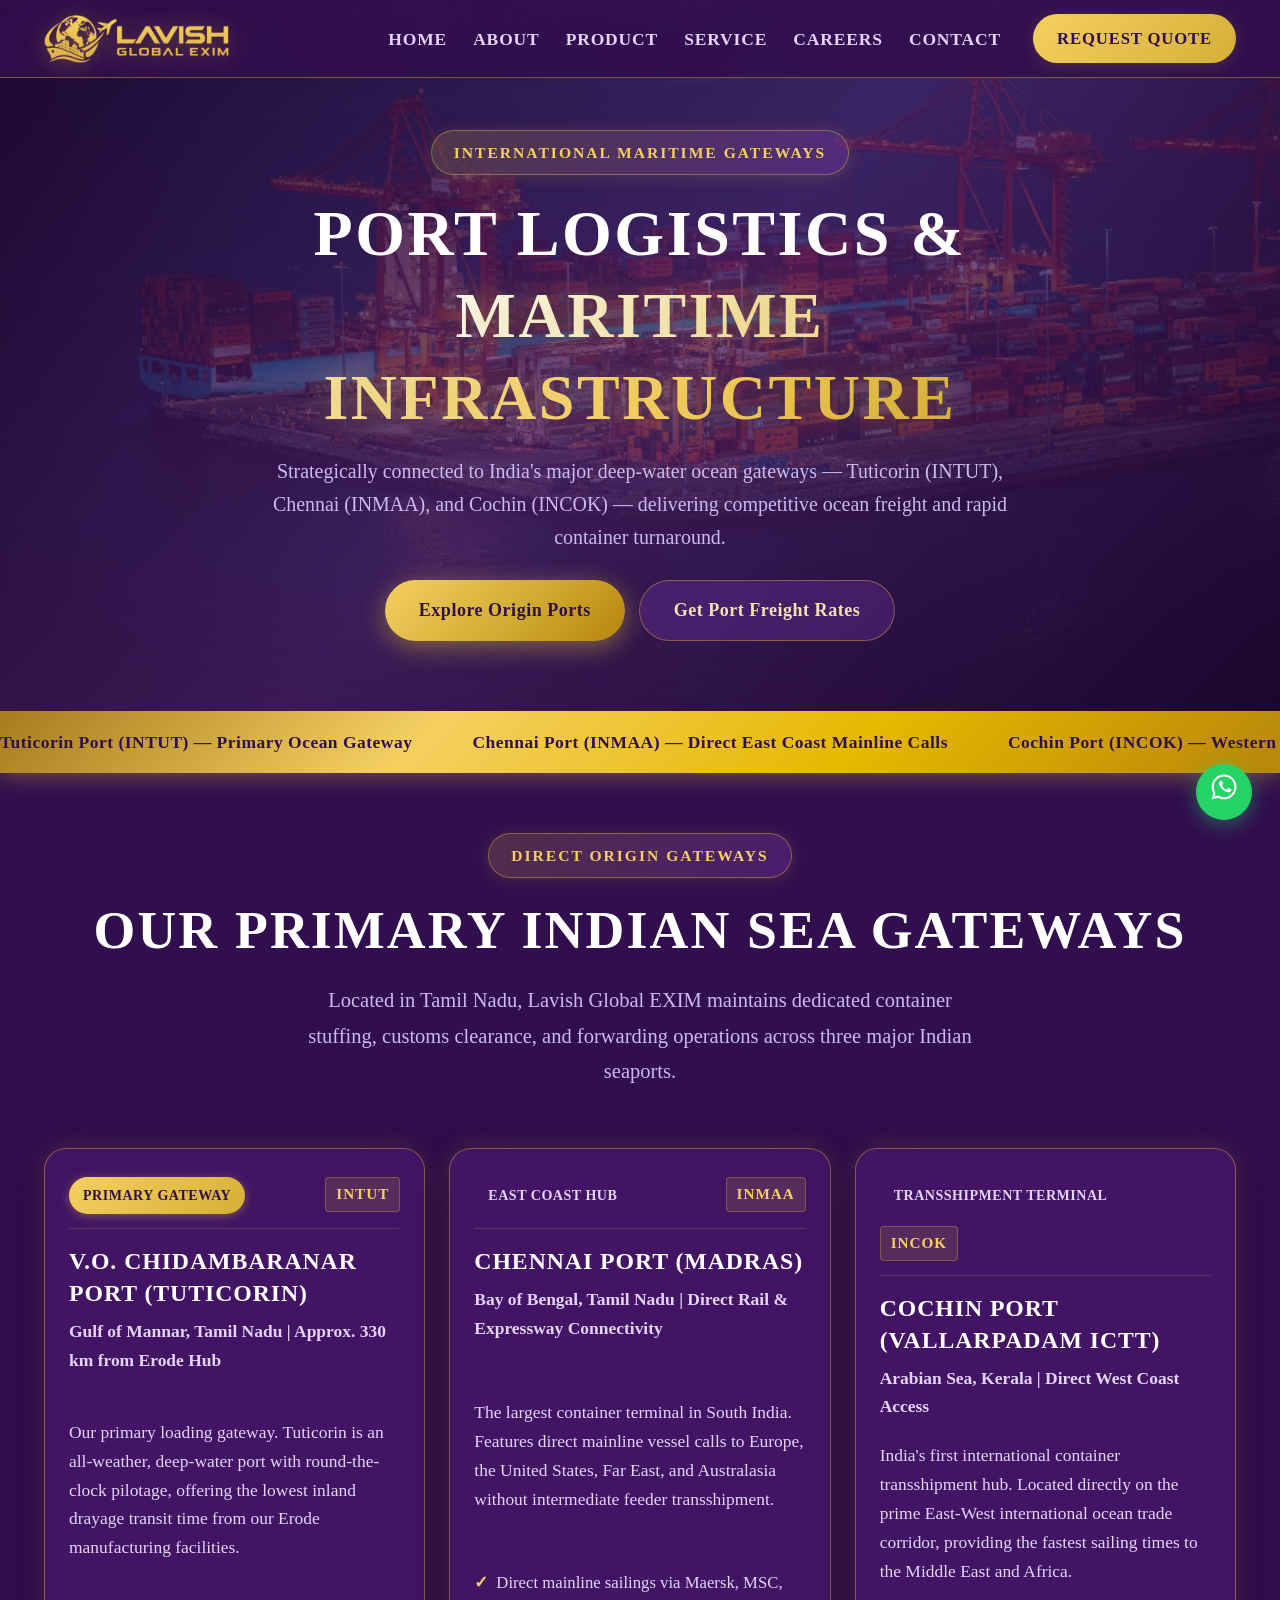
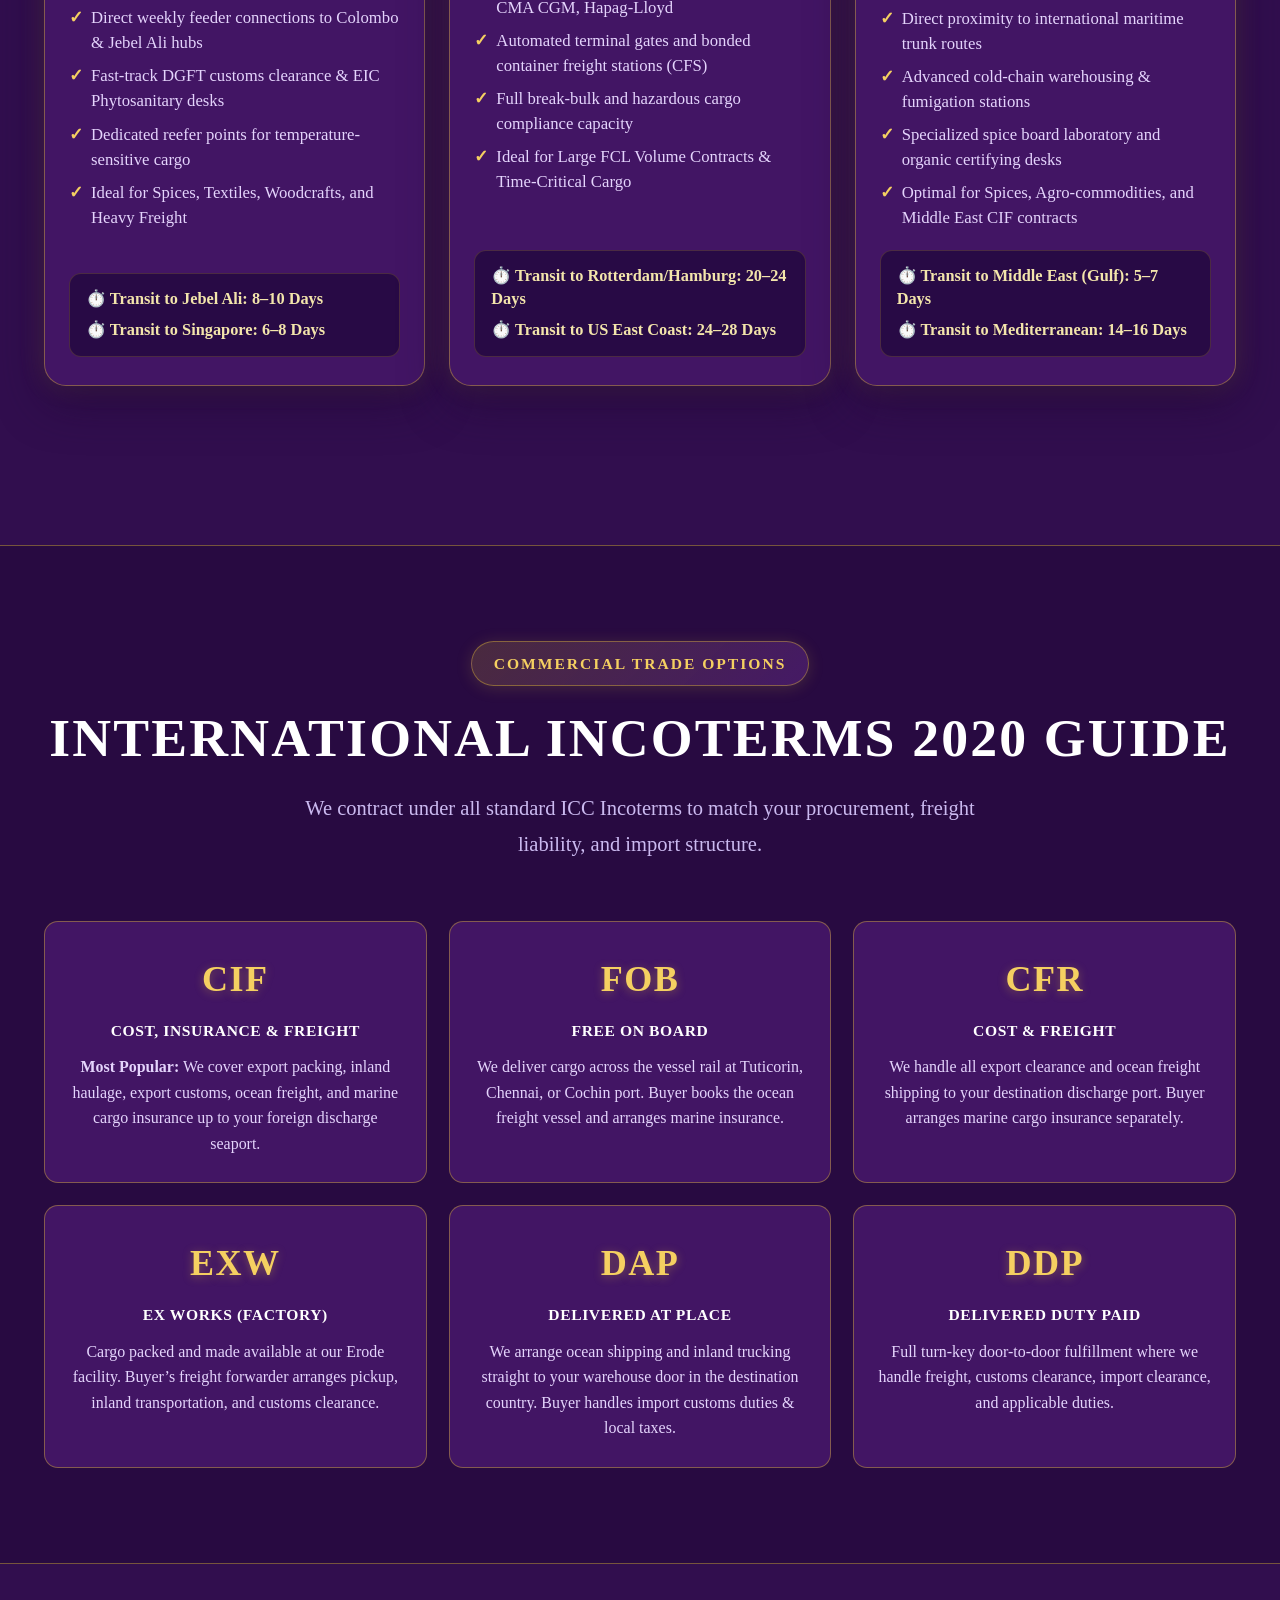
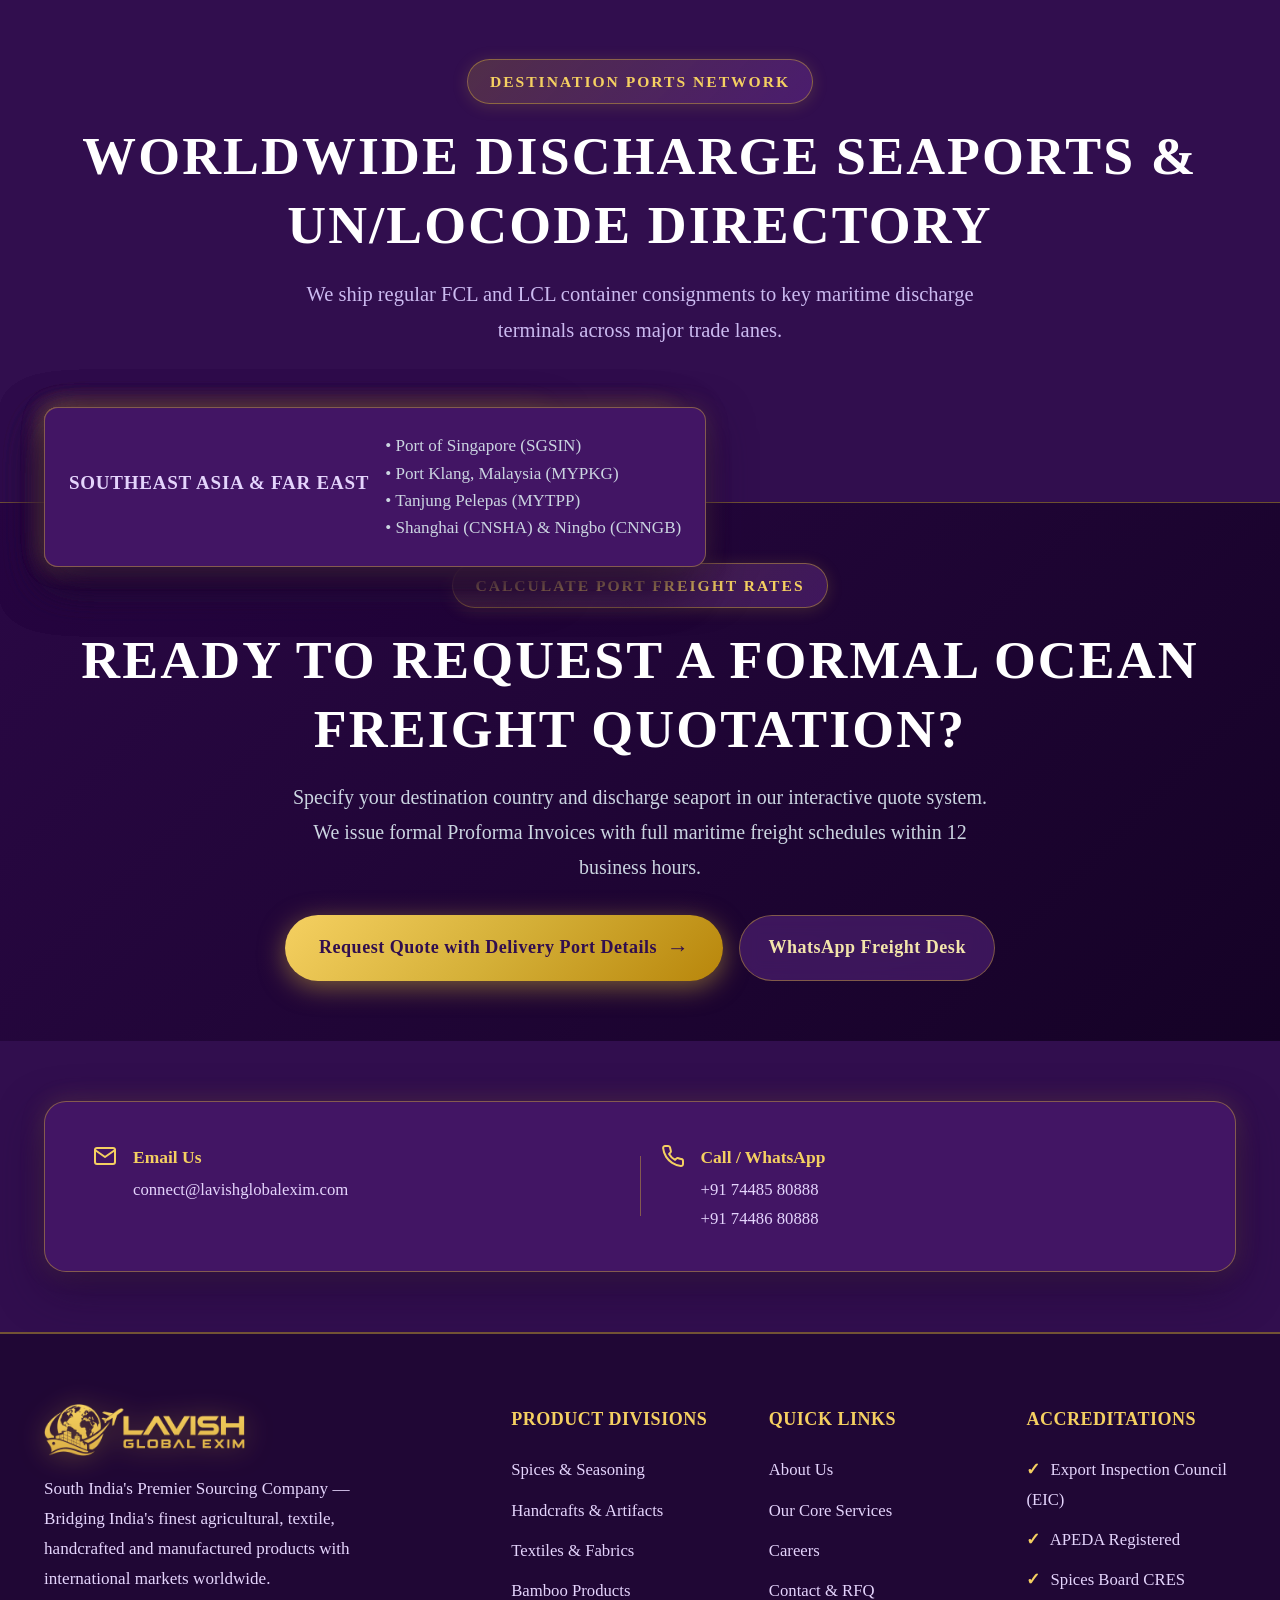
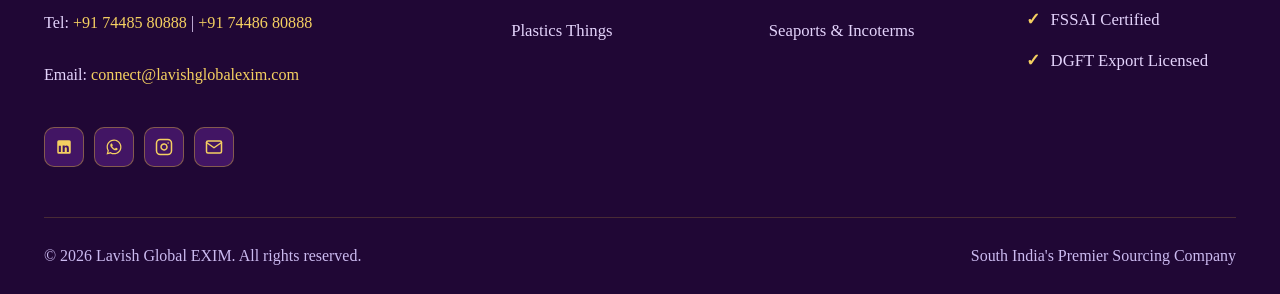
<file: port-info.html>
<!DOCTYPE html>
<html lang="en">
<head>
  <meta charset="UTF-8" />
  <meta name="viewport" content="width=device-width, initial-scale=1.0" />
  <title>Port Logistics & Maritime Shipping Gateways | Lavish Global EXIM</title>
  <meta name="description" content="Explore Lavish Global EXIM's maritime logistics infrastructure: Tuticorin (INTUT), Chennai (INMAA), Cochin (INCOK) ocean ports, Incoterms 2020 guide, and global container routes." />
  <link rel="stylesheet" href="style.css" />
  <link rel="icon" type="image/png" href="logo_icon_gold.png" />
</head>
<body>

  <!-- ========== NAVBAR ========== -->
  <nav class="navbar" id="navbar">
    <div class="nav-container">
      <a href="index.html" class="brand-logo-landscape" title="Lavish Global EXIM">
        <img src="logo_gold.png" alt="Lavish Global EXIM" class="nav-brand-logo" />
      </a>
      <ul class="nav-links" id="navLinks">
        <li><a href="index.html">HOME</a></li>
        <li><a href="about.html">ABOUT</a></li>
        <li><a href="products.html">PRODUCT</a></li>
        <li><a href="services.html">SERVICE</a></li>
        <li><a href="careers.html">CAREERS</a></li>
        <li><a href="contact.html">CONTACT</a></li>
        <li class="nav-mobile-cta"><a href="contact.html#rfq">REQUEST QUOTE →</a></li>
      </ul>
      <a href="contact.html#rfq" class="btn btn-nav">REQUEST QUOTE</a>
      <button class="hamburger" id="hamburger" aria-label="Menu">
        <span></span><span></span><span></span>
      </button>
    </div>
  </nav>

  <!-- ========== PAGE HERO ========== -->
  <section class="page-hero" id="port-hero">
    <img src="hero_port_night.jpg" alt="Maritime Port Logistics & Container Hubs - Lavish Global EXIM" class="page-hero-bg" />
    <div class="page-hero-overlay"></div>
    <div class="page-hero-content">
      <div class="section-tag">International Maritime Gateways</div>
      <h1 class="section-title" style="font-size: clamp(2.3rem, 5vw, 3.8rem); margin-bottom: 16px;">
        Port Logistics & <span class="gradient-text">Maritime Infrastructure</span>
      </h1>
      <p class="section-subtitle" style="max-width: 760px; margin: 0 auto 26px; font-size: 1.05rem; line-height: 1.65;">
        Strategically connected to India's major deep-water ocean gateways — Tuticorin (INTUT), Chennai (INMAA), and Cochin (INCOK) — delivering competitive ocean freight and rapid container turnaround.
      </p>
      <div style="display: flex; gap: 14px; justify-content: center; flex-wrap: wrap;">
        <a href="#ports-grid" class="btn btn-primary"><span>Explore Origin Ports</span></a>
        <a href="contact.html" class="btn btn-outline"><span>Get Port Freight Rates</span></a>
      </div>
    </div>
  </section>

  <!-- ========== TICKER ========== -->
  <div class="ticker">
    <div class="ticker-track">
      <span>Tuticorin Port (INTUT) — Primary Ocean Gateway</span>
      <span>Chennai Port (INMAA) — Direct East Coast Mainline Calls</span>
      <span>Cochin Port (INCOK) — Western Transshipment Terminal</span>
      <span>Incoterms 2020: FOB · CIF · CFR · DAP · EXW</span>
      <span>Discharge Seaports: Jebel Ali (AEJEA) · Los Angeles (USLAX) · Felixstowe (GBFXT) · Hamburg (DEHAM) · Singapore (SGSIN)</span>
      <span>Tuticorin Port (INTUT) — Primary Ocean Gateway</span>
      <span>Chennai Port (INMAA) — Direct East Coast Mainline Calls</span>
    </div>
  </div>

  <!-- ========== 3 MAJOR ORIGIN PORTS ========== -->
  <section class="section" id="ports-grid" style="padding-top: 60px;">
    <div class="container">
      <div class="section-header">
        <div class="section-tag">Direct Origin Gateways</div>
        <h2 class="section-title">Our Primary Indian Sea Gateways</h2>
        <p class="section-subtitle">Located in Tamil Nadu, Lavish Global EXIM maintains dedicated container stuffing, customs clearance, and forwarding operations across three major Indian seaports.</p>
      </div>

      <div class="ports-grid">
        <!-- 1. TUTICORIN -->
        <div class="port-card">
          <div class="port-header">
            <span class="port-badge primary">Primary Gateway</span>
            <span class="port-code">INTUT</span>
          </div>
          <h3>V.O. Chidambaranar Port (Tuticorin)</h3>
          <p class="port-location">Gulf of Mannar, Tamil Nadu | Approx. 330 km from Erode Hub</p>
          <p class="port-desc">
            Our primary loading gateway. Tuticorin is an all-weather, deep-water port with round-the-clock pilotage, offering the lowest inland drayage transit time from our Erode manufacturing facilities.
          </p>
          <ul class="port-features">
            <li>Direct weekly feeder connections to Colombo & Jebel Ali hubs</li>
            <li>Fast-track DGFT customs clearance & EIC Phytosanitary desks</li>
            <li>Dedicated reefer points for temperature-sensitive cargo</li>
            <li>Ideal for Spices, Textiles, Woodcrafts, and Heavy Freight</li>
          </ul>
          <div class="port-transit">
            <span>⏱️ Transit to Jebel Ali: 8–10 Days</span>
            <span>⏱️ Transit to Singapore: 6–8 Days</span>
          </div>
        </div>

        <!-- 2. CHENNAI -->
        <div class="port-card">
          <div class="port-header">
            <span class="port-badge">East Coast Hub</span>
            <span class="port-code">INMAA</span>
          </div>
          <h3>Chennai Port (Madras)</h3>
          <p class="port-location">Bay of Bengal, Tamil Nadu | Direct Rail & Expressway Connectivity</p>
          <p class="port-desc">
            The largest container terminal in South India. Features direct mainline vessel calls to Europe, the United States, Far East, and Australasia without intermediate feeder transshipment.
          </p>
          <ul class="port-features">
            <li>Direct mainline sailings via Maersk, MSC, CMA CGM, Hapag-Lloyd</li>
            <li>Automated terminal gates and bonded container freight stations (CFS)</li>
            <li>Full break-bulk and hazardous cargo compliance capacity</li>
            <li>Ideal for Large FCL Volume Contracts & Time-Critical Cargo</li>
          </ul>
          <div class="port-transit">
            <span>⏱️ Transit to Rotterdam/Hamburg: 20–24 Days</span>
            <span>⏱️ Transit to US East Coast: 24–28 Days</span>
          </div>
        </div>

        <!-- 3. COCHIN -->
        <div class="port-card">
          <div class="port-header">
            <span class="port-badge">Transshipment Terminal</span>
            <span class="port-code">INCOK</span>
          </div>
          <h3>Cochin Port (Vallarpadam ICTT)</h3>
          <p class="port-location">Arabian Sea, Kerala | Direct West Coast Access</p>
          <p class="port-desc">
            India's first international container transshipment hub. Located directly on the prime East-West international ocean trade corridor, providing the fastest sailing times to the Middle East and Africa.
          </p>
          <ul class="port-features">
            <li>Direct proximity to international maritime trunk routes</li>
            <li>Advanced cold-chain warehousing & fumigation stations</li>
            <li>Specialized spice board laboratory and organic certifying desks</li>
            <li>Optimal for Spices, Agro-commodities, and Middle East CIF contracts</li>
          </ul>
          <div class="port-transit">
            <span>⏱️ Transit to Middle East (Gulf): 5–7 Days</span>
            <span>⏱️ Transit to Mediterranean: 14–16 Days</span>
          </div>
        </div>
      </div>
    </div>
  </section>

  <!-- ========== INCOTERMS 2020 GUIDE ========== -->
  <section class="section" style="background: rgba(32, 7, 53, 0.5); border-top: 1px solid var(--gold-border); border-bottom: 1px solid var(--gold-border);">
    <div class="container">
      <div class="section-header">
        <div class="section-tag">Commercial Trade Options</div>
        <h2 class="section-title">International Incoterms 2020 Guide</h2>
        <p class="section-subtitle">We contract under all standard ICC Incoterms to match your procurement, freight liability, and import structure.</p>
      </div>

      <div class="incoterms-grid">
        <div class="incoterm-card highlight-term">
          <span class="incoterm-code">CIF</span>
          <span class="incoterm-name">Cost, Insurance & Freight</span>
          <p><strong>Most Popular:</strong> We cover export packing, inland haulage, export customs, ocean freight, and marine cargo insurance up to your foreign discharge seaport.</p>
        </div>
        <div class="incoterm-card">
          <span class="incoterm-code">FOB</span>
          <span class="incoterm-name">Free On Board</span>
          <p>We deliver cargo across the vessel rail at Tuticorin, Chennai, or Cochin port. Buyer books the ocean freight vessel and arranges marine insurance.</p>
        </div>
        <div class="incoterm-card">
          <span class="incoterm-code">CFR</span>
          <span class="incoterm-name">Cost & Freight</span>
          <p>We handle all export clearance and ocean freight shipping to your destination discharge port. Buyer arranges marine cargo insurance separately.</p>
        </div>
        <div class="incoterm-card">
          <span class="incoterm-code">EXW</span>
          <span class="incoterm-name">Ex Works (Factory)</span>
          <p>Cargo packed and made available at our Erode facility. Buyer’s freight forwarder arranges pickup, inland transportation, and customs clearance.</p>
        </div>
        <div class="incoterm-card">
          <span class="incoterm-code">DAP</span>
          <span class="incoterm-name">Delivered At Place</span>
          <p>We arrange ocean shipping and inland trucking straight to your warehouse door in the destination country. Buyer handles import customs duties & local taxes.</p>
        </div>
        <div class="incoterm-card">
          <span class="incoterm-code">DDP</span>
          <span class="incoterm-name">Delivered Duty Paid</span>
          <p>Full turn-key door-to-door fulfillment where we handle freight, customs clearance, import clearance, and applicable duties.</p>
        </div>
      </div>
    </div>
  </section>

  <!-- ========== GLOBAL DISCHARGE SEAPORTS NETWORK ========== -->
  <section class="section">
    <div class="container">
      <div class="section-header">
        <div class="section-tag">Destination Ports Network</div>
        <h2 class="section-title">Worldwide Discharge Seaports & UN/LOCODE Directory</h2>
        <p class="section-subtitle">We ship regular FCL and LCL container consignments to key maritime discharge terminals across major trade lanes.</p>
      </div>

      <div style="display: grid; grid-template-columns: repeat(auto-fit, minmax(280px, 1fr)); gap: 20px;">
        <div class="about-card" style="padding: 24px;">
          <h4 style="color: var(--gold-light); margin-bottom: 8px;">UAE & Gulf Hubs</h4>
          <p style="font-size: 0.9rem; color: #cbd5e1; line-height: 1.6;">
            • Jebel Ali Port, Dubai (AEJEA)<br/>
            • Khalifa Port, Abu Dhabi (AEKHL)<br/>
            • Port Khalid, Sharjah (AEPKH)<br/>
            • Fujairah & Ajman Seaports
          </p>
        </div>

        <div class="about-card" style="padding: 24px;">
          <h4 style="color: var(--gold-light); margin-bottom: 8px;">North America (USA)</h4>
          <p style="font-size: 0.9rem; color: #cbd5e1; line-height: 1.6;">
            • New York / New Jersey (USNYC)<br/>
            • Los Angeles / Long Beach (USLAX / USLGB)<br/>
            • Houston, Texas (USHOU)<br/>
            • Savannah (USSAV) & Oakland (USOAK)
          </p>
        </div>

        <div class="about-card" style="padding: 24px;">
          <h4 style="color: var(--gold-light); margin-bottom: 8px;">UK & Western Europe</h4>
          <p style="font-size: 0.9rem; color: #cbd5e1; line-height: 1.6;">
            • Port of Felixstowe (GBFXT)<br/>
            • Southampton (GBSOU) & London Gateway<br/>
            • Port of Hamburg, Germany (DEHAM)<br/>
            • Bremerhaven & Rotterdam (NLRTM)
          </p>
        </div>

        <div class="about-card" style="padding: 24px;">
          <h4 style="color: var(--gold-light); margin-bottom: 8px;">Southeast Asia & Far East</h4>
          <p style="font-size: 0.9rem; color: #cbd5e1; line-height: 1.6;">
            • Port of Singapore (SGSIN)<br/>
            • Port Klang, Malaysia (MYPKG)<br/>
            • Tanjung Pelepas (MYTPP)<br/>
            • Shanghai (CNSHA) & Ningbo (CNNGB)
          </p>
        </div>
      </div>
    </div>
  </section>

  <!-- ========== CTA SECTION ========== -->
  <section class="section" style="background: linear-gradient(135deg, #2a0845 0%, #150226 100%); border-top: 1px solid var(--gold-border); text-align: center; padding: 60px 0;">
    <div class="container">
      <div class="section-tag">Calculate Port Freight Rates</div>
      <h2 class="section-title" style="margin-bottom: 16px;">Ready to Request a Formal Ocean Freight Quotation?</h2>
      <p style="color: #cbd5e1; max-width: 700px; margin: 0 auto 30px; font-size: 1.05rem;">
        Specify your destination country and discharge seaport in our interactive quote system. We issue formal Proforma Invoices with full maritime freight schedules within 12 business hours.
      </p>
      <div style="display: flex; gap: 16px; justify-content: center; flex-wrap: wrap;">
        <a href="contact.html" class="btn btn-primary" style="padding: 14px 34px;">
          <span>Request Quote with Delivery Port Details</span>
          <span class="btn-icon">→</span>
        </a>
        <a href="https://wa.me/917448580888?text=Hello%20Lavish%20Global%20EXIM%2C%20I%20would%20like%20to%20inquire%20about%20ocean%20freight%20and%20port%20schedules." target="_blank" rel="noopener noreferrer" class="btn btn-outline" style="padding: 14px 28px;">
          <span>WhatsApp Freight Desk</span>
        </a>
      </div>
    </div>
  </section>

  <!-- ========== CONTACT STRIP ========== -->
  <section class="contact-strip section" id="contact">
    <div class="container">
      <div class="contact-strip-grid">
        <div class="cstrip-item">
          <span><svg width="24" height="24" viewBox="0 0 24 24" fill="none" stroke="currentColor" stroke-width="2" stroke-linecap="round" stroke-linejoin="round"><path d="M4 4h16c1.1 0 2 .9 2 2v12c0 1.1-.9 2-2 2H4c-1.1 0-2-.9-2-2V6c0-1.1.9-2 2-2z"/><polyline points="22,6 12,13 2,6"/></svg></span>
          <div>
            <strong>Email Us</strong>
            <a href="mailto:connect@lavishglobalexim.com">connect@lavishglobalexim.com</a>
          </div>
        </div>
        <div class="cstrip-divider"></div>
        <div class="cstrip-item">
          <span><svg width="24" height="24" viewBox="0 0 24 24" fill="none" stroke="currentColor" stroke-width="2" stroke-linecap="round" stroke-linejoin="round"><path d="M22 16.92v3a2 2 0 0 1-2.18 2 19.79 19.79 0 0 1-8.63-3.07 19.5 19.5 0 0 1-6-6 19.79 19.79 0 0 1-3.07-8.67A2 2 0 0 1 4.11 2h3a2 2 0 0 1 2 1.72 12.84 12.84 0 0 0 .7 2.81 2 2 0 0 1-.45 2.11L8.09 9.91a16 16 0 0 0 6 6l1.27-1.27a2 2 0 0 1 2.11-.45 12.84 12.84 0 0 0 2.81.7A2 2 0 0 1 22 16.92z"/></svg></span>
          <div>
            <strong>Call / WhatsApp</strong>
            <a href="tel:+917448580888">+91 74485 80888</a>
            <a href="tel:+917448680888">+91 74486 80888</a>
          </div>
        </div>
      </div>
    </div>
  </section>

  <!-- ========== FOOTER ========== -->
  <footer class="footer">
    <div class="container">
      <div class="footer-grid">
        <div class="footer-brand">
          <a href="index.html" class="brand-logo-landscape footer-brand-logo" title="Lavish Global EXIM">
            <img src="logo_gold.png" alt="Lavish Global EXIM" class="footer-brand-logo-img" />
          </a>
          <p>South India's Premier Sourcing Company — Bridging India's finest agricultural, textile, handcrafted and manufactured products with international markets worldwide.</p>
          <div class="footer-contact-mini">
            <p>Tel: <a href="tel:+917448580888">+91 74485 80888</a> | <a href="tel:+917448680888">+91 74486 80888</a></p>
            <p>Email: <a href="mailto:connect@lavishglobalexim.com">connect@lavishglobalexim.com</a></p>
          </div>
          <div class="footer-socials">
            <a href="#" title="LinkedIn" aria-label="LinkedIn"><svg width="18" height="18" viewBox="0 0 24 24" fill="currentColor"><path d="M19 3a2 2 0 0 1 2 2v14a2 2 0 0 1-2 2H5a2 2 0 0 1-2-2V5a2 2 0 0 1 2-2h14m-.5 15.5v-5.3a3.26 3.26 0 0 0-3.26-3.26c-.85 0-1.84.52-2.28 1.3v-1.11h-2.79v8.37h2.79v-4.93c0-.77.62-1.4 1.39-1.4a1.4 1.4 0 0 1 1.4 1.4v4.93h2.75M6.46 8.76c-.87 0-1.57-.7-1.57-1.57 0-.86.7-1.56 1.57-1.56.86 0 1.56.7 1.56 1.56 0 .87-.7 1.57-1.56 1.57m1.4 9.97V10.36H5.06v8.37h2.8z"/></svg></a>
            <a href="https://wa.me/917448580888" target="_blank" rel="noopener noreferrer" title="WhatsApp" aria-label="WhatsApp"><svg width="18" height="18" viewBox="0 0 24 24" fill="currentColor"><path d="M12.04 2C6.58 2 2.13 6.45 2.13 11.91c0 1.75.46 3.45 1.32 4.95L2.05 22l5.25-1.38c1.45.79 3.08 1.21 4.74 1.21 5.46 0 9.91-4.45 9.91-9.91 0-2.65-1.03-5.14-2.9-7.01A9.816 9.816 0 0 0 12.04 2m.01 1.67c2.2 0 4.26.86 5.82 2.42a8.225 8.225 0 0 1 2.41 5.83c0 4.54-3.7 8.24-8.24 8.24-1.48 0-2.93-.4-4.2-1.15l-.3-.18-3.12.82.83-3.04-.2-.32a8.19 8.19 0 0 1-1.26-4.38c0-4.54 3.7-8.24 8.25-8.24M8.53 7.33c-.16 0-.42.06-.64.3-.22.24-.85.83-.85 2.03s.87 2.36 1 2.53c.12.16 1.7 2.6 4.12 3.65.58.25 1.03.4 1.38.51.58.18 1.11.16 1.53.1.47-.07 1.44-.59 1.64-1.16.2-.57.2-1.06.14-1.16-.06-.1-.22-.16-.46-.28-.24-.12-1.42-.7-1.64-.78-.22-.08-.38-.12-.54.12-.16.24-.62.78-.76.94-.14.16-.28.18-.52.06-.24-.12-1.01-.37-1.92-1.19-.71-.63-1.19-1.41-1.33-1.65-.14-.24-.02-.37.1-.49.11-.11.24-.28.36-.42.12-.14.16-.24.24-.4.08-.16.04-.3-.02-.42-.06-.12-.54-1.3-.74-1.78-.2-.47-.4-.4-.54-.41-.14-.01-.3-.01-.46-.01z"/></svg></a>
            <a href="#" title="Instagram" aria-label="Instagram"><svg width="18" height="18" viewBox="0 0 24 24" fill="none" stroke="currentColor" stroke-width="2" stroke-linecap="round" stroke-linejoin="round"><rect x="2" y="2" width="20" height="20" rx="5" ry="5"/><path d="M16 11.37A4 4 0 1 1 12.63 8 4 4 0 0 1 16 11.37z"/><line x1="17.5" y1="6.5" x2="17.51" y2="6.5"/></svg></a>
            <a href="mailto:connect@lavishglobalexim.com" title="Email" aria-label="Email"><svg width="18" height="18" viewBox="0 0 24 24" fill="none" stroke="currentColor" stroke-width="2" stroke-linecap="round" stroke-linejoin="round"><path d="M4 4h16c1.1 0 2 .9 2 2v12c0 1.1-.9 2-2 2H4c-1.1 0-2-.9-2-2V6c0-1.1.9-2 2-2z"/><polyline points="22,6 12,13 2,6"/></svg></a>
          </div>
        </div>
        <div class="footer-col">
          <h5>Product Divisions</h5>
          <ul>
            <li><a href="products.html">Spices & Seasoning</a></li>
            <li><a href="products.html">Handcrafts & Artifacts</a></li>
            <li><a href="products.html">Textiles & Fabrics</a></li>
            <li><a href="products.html">Bamboo Products</a></li>
            <li><a href="products.html">Plastics Things</a></li>
          </ul>
        </div>
        <div class="footer-col">
          <h5>Quick Links</h5>
          <ul>
            <li><a href="about.html">About Us</a></li>
            <li><a href="services.html">Our Core Services</a></li>
            <li><a href="careers.html">Careers</a></li>
            <li><a href="contact.html">Contact & RFQ</a></li>
            <li><a href="contact.html#ports">Seaports & Incoterms</a></li>
          </ul>
        </div>
        <div class="footer-col">
          <h5>Accreditations</h5>
          <ul>
            <li><span class="gold-bullet">✓</span> Export Inspection Council (EIC)</li>
            <li><span class="gold-bullet">✓</span> APEDA Registered</li>
            <li><span class="gold-bullet">✓</span> Spices Board CRES</li>
            <li><span class="gold-bullet">✓</span> FSSAI Certified</li>
            <li><span class="gold-bullet">✓</span> DGFT Export Licensed</li>
          </ul>
        </div>
      </div>
      <div class="footer-bottom">
        <p>© 2026 Lavish Global EXIM. All rights reserved.</p>
        <p>South India's Premier Sourcing Company</p>
      </div>
    </div>
  </footer>

  <!-- Floating WhatsApp -->
  <a href="https://wa.me/917448580888?text=Hello%20Lavish%20Global%20EXIM%2C%20I%20would%20like%20to%20request%20an%20export%20quotation." class="whatsapp-float" target="_blank" title="Chat on WhatsApp">
    <span><svg width="28" height="28" viewBox="0 0 24 24" fill="currentColor"><path d="M12.04 2C6.58 2 2.13 6.45 2.13 11.91C2.13 13.66 2.59 15.36 3.45 16.86L2.05 22L7.3 20.62C8.75 21.41 10.38 21.83 12.04 21.83C17.5 21.83 21.95 17.38 21.95 11.92C21.95 9.27 20.92 6.78 19.05 4.91C17.18 3.03 14.69 2 12.04 2M12.05 3.67C14.25 3.67 16.31 4.53 17.87 6.09C19.42 7.65 20.28 9.72 20.28 11.92C20.28 16.46 16.58 20.15 12.04 20.15C10.56 20.15 9.11 19.76 7.85 19L7.55 18.83L4.43 19.65L5.26 16.61L5.06 16.29C4.24 15 3.8 13.47 3.8 11.91C3.81 7.37 7.5 3.67 12.05 3.67M9.53 7.03C9.36 7.03 9.09 7.1 8.87 7.33C8.65 7.57 8.02 8.16 8.02 9.36C8.02 10.56 8.9 11.72 9.02 11.89C9.15 12.05 10.74 14.5 13.18 15.55C13.76 15.8 14.21 15.95 14.56 16.06C15.15 16.25 15.68 16.22 16.1 16.16C16.58 16.09 17.56 15.56 17.76 15C17.96 14.44 17.96 13.97 17.9 13.87C17.84 13.77 17.68 13.72 17.43 13.6C17.18 13.47 15.96 12.87 15.73 12.79C15.5 12.7 15.34 12.66 15.17 12.91C15 13.16 14.53 13.72 14.39 13.88C14.25 14.05 14.1 14.07 13.86 13.95C13.61 13.82 12.81 13.56 11.87 12.72C11.14 12.07 10.64 11.26 10.5 11.02C10.36 10.77 10.49 10.64 10.61 10.52C10.72 10.41 10.86 10.23 10.98 10.09C11.1 9.95 11.15 9.85 11.23 9.69C11.31 9.52 11.27 9.38 11.21 9.26C11.15 9.13 10.65 7.91 10.44 7.41C10.24 6.92 10.04 6.99 9.88 6.98C9.73 6.98 9.56 6.98 9.53 7.03Z"/></svg></span>
  </a>

  <!-- Back to Top -->
  <button class="back-to-top" id="backToTop" title="Back to Top">↑</button>

  <script src="script.js"></script>
</body>
</html>
</file>
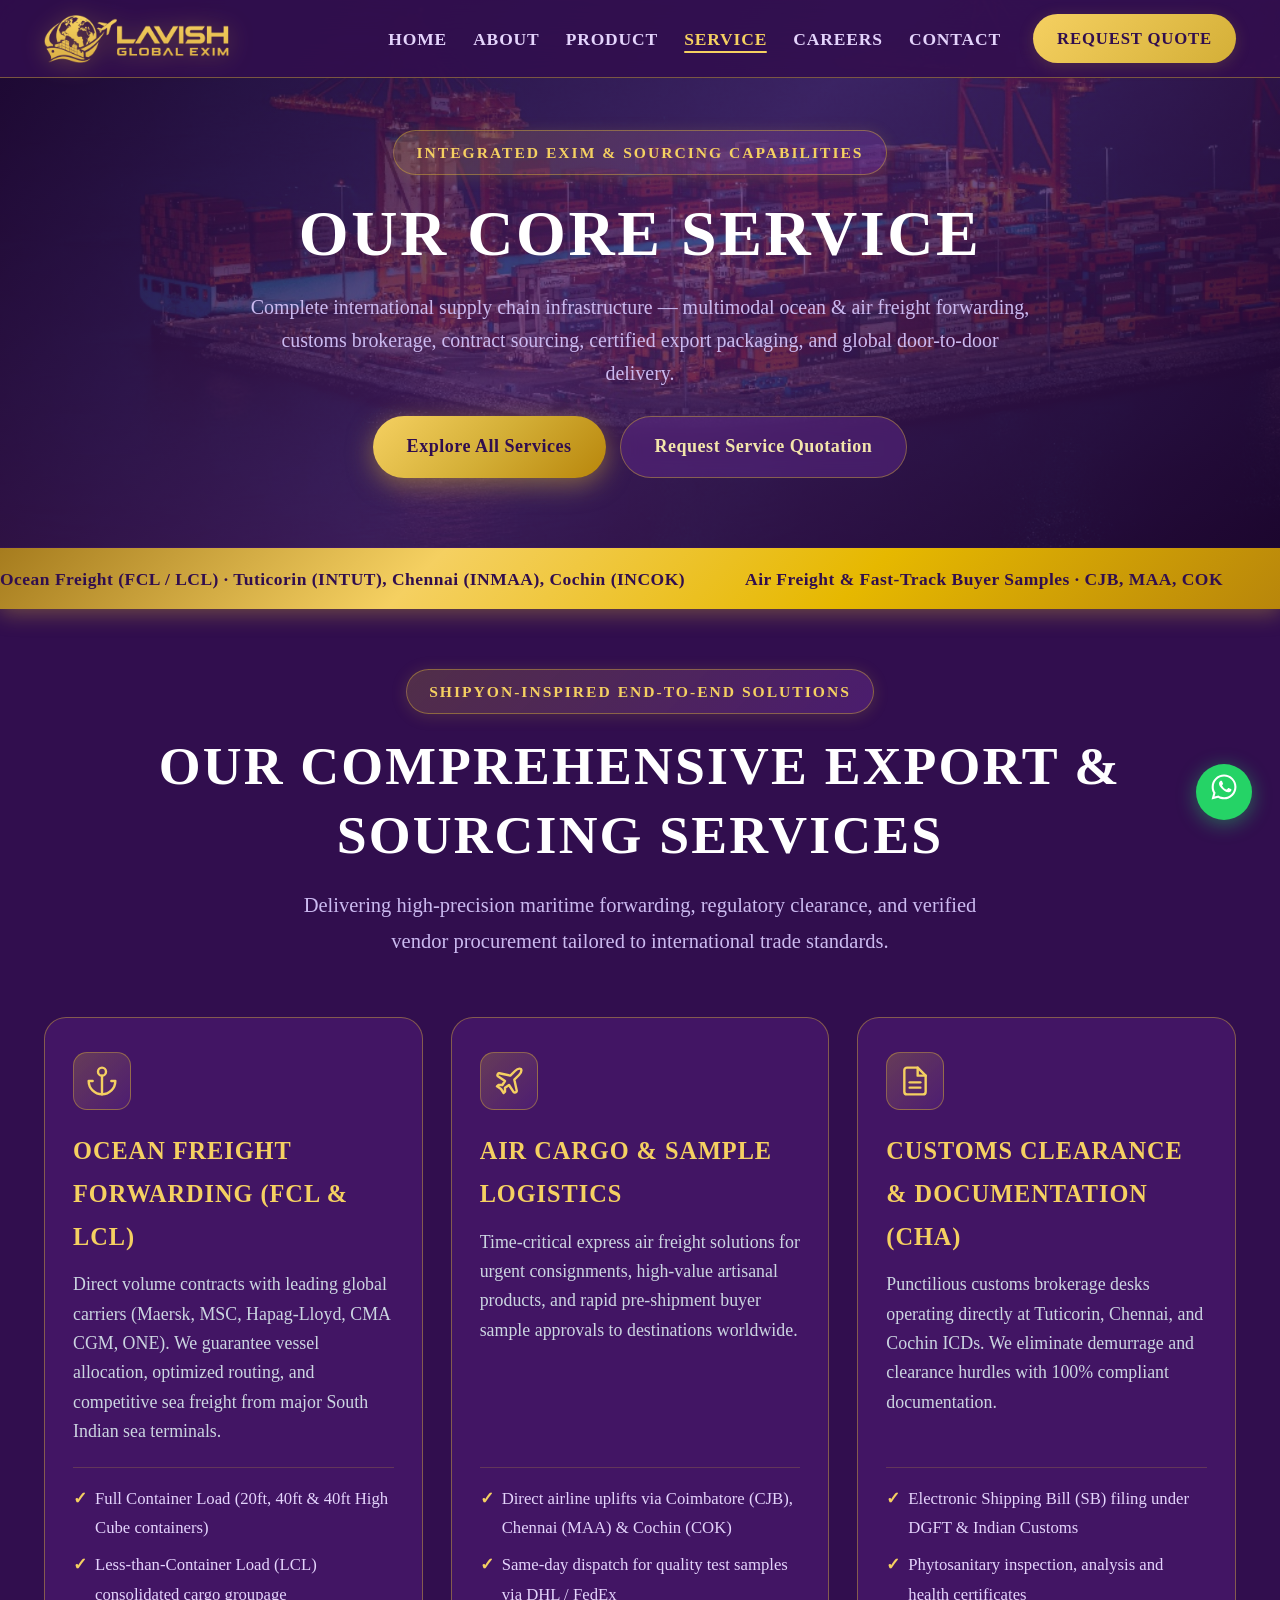
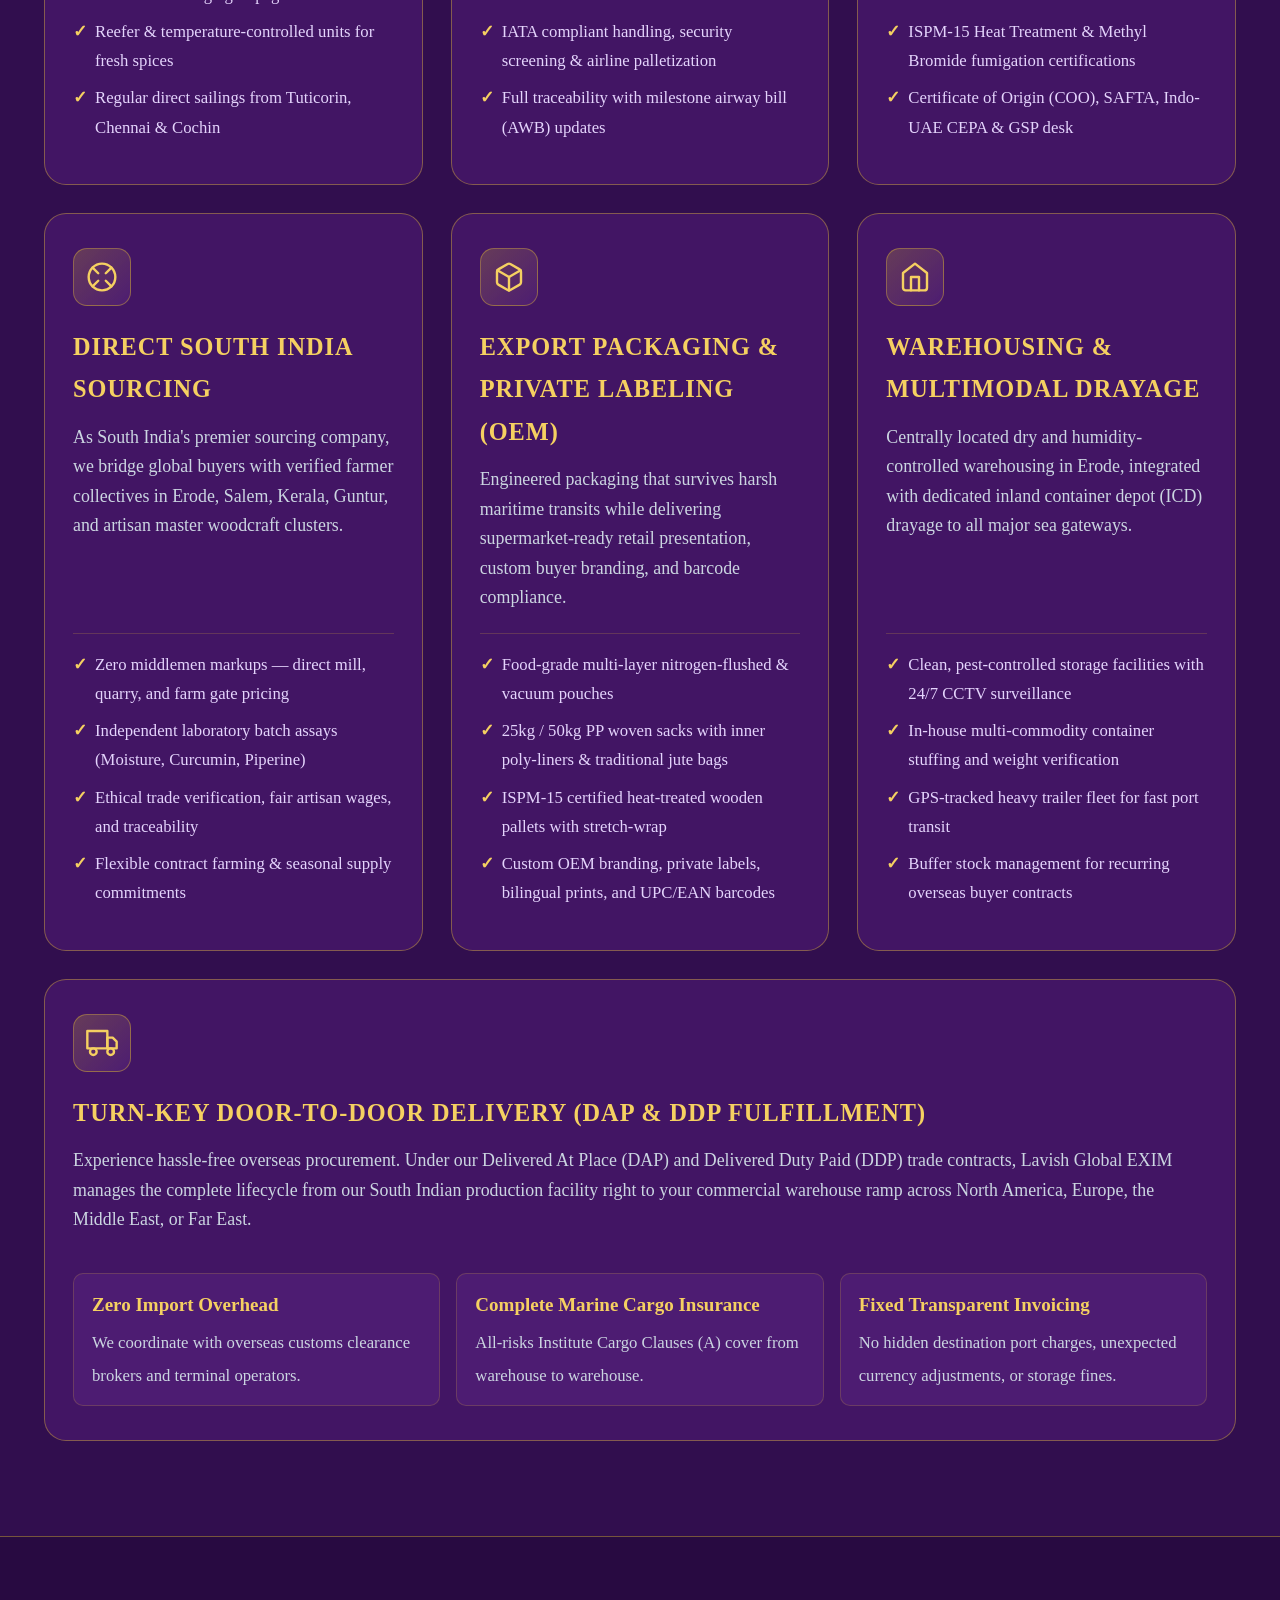
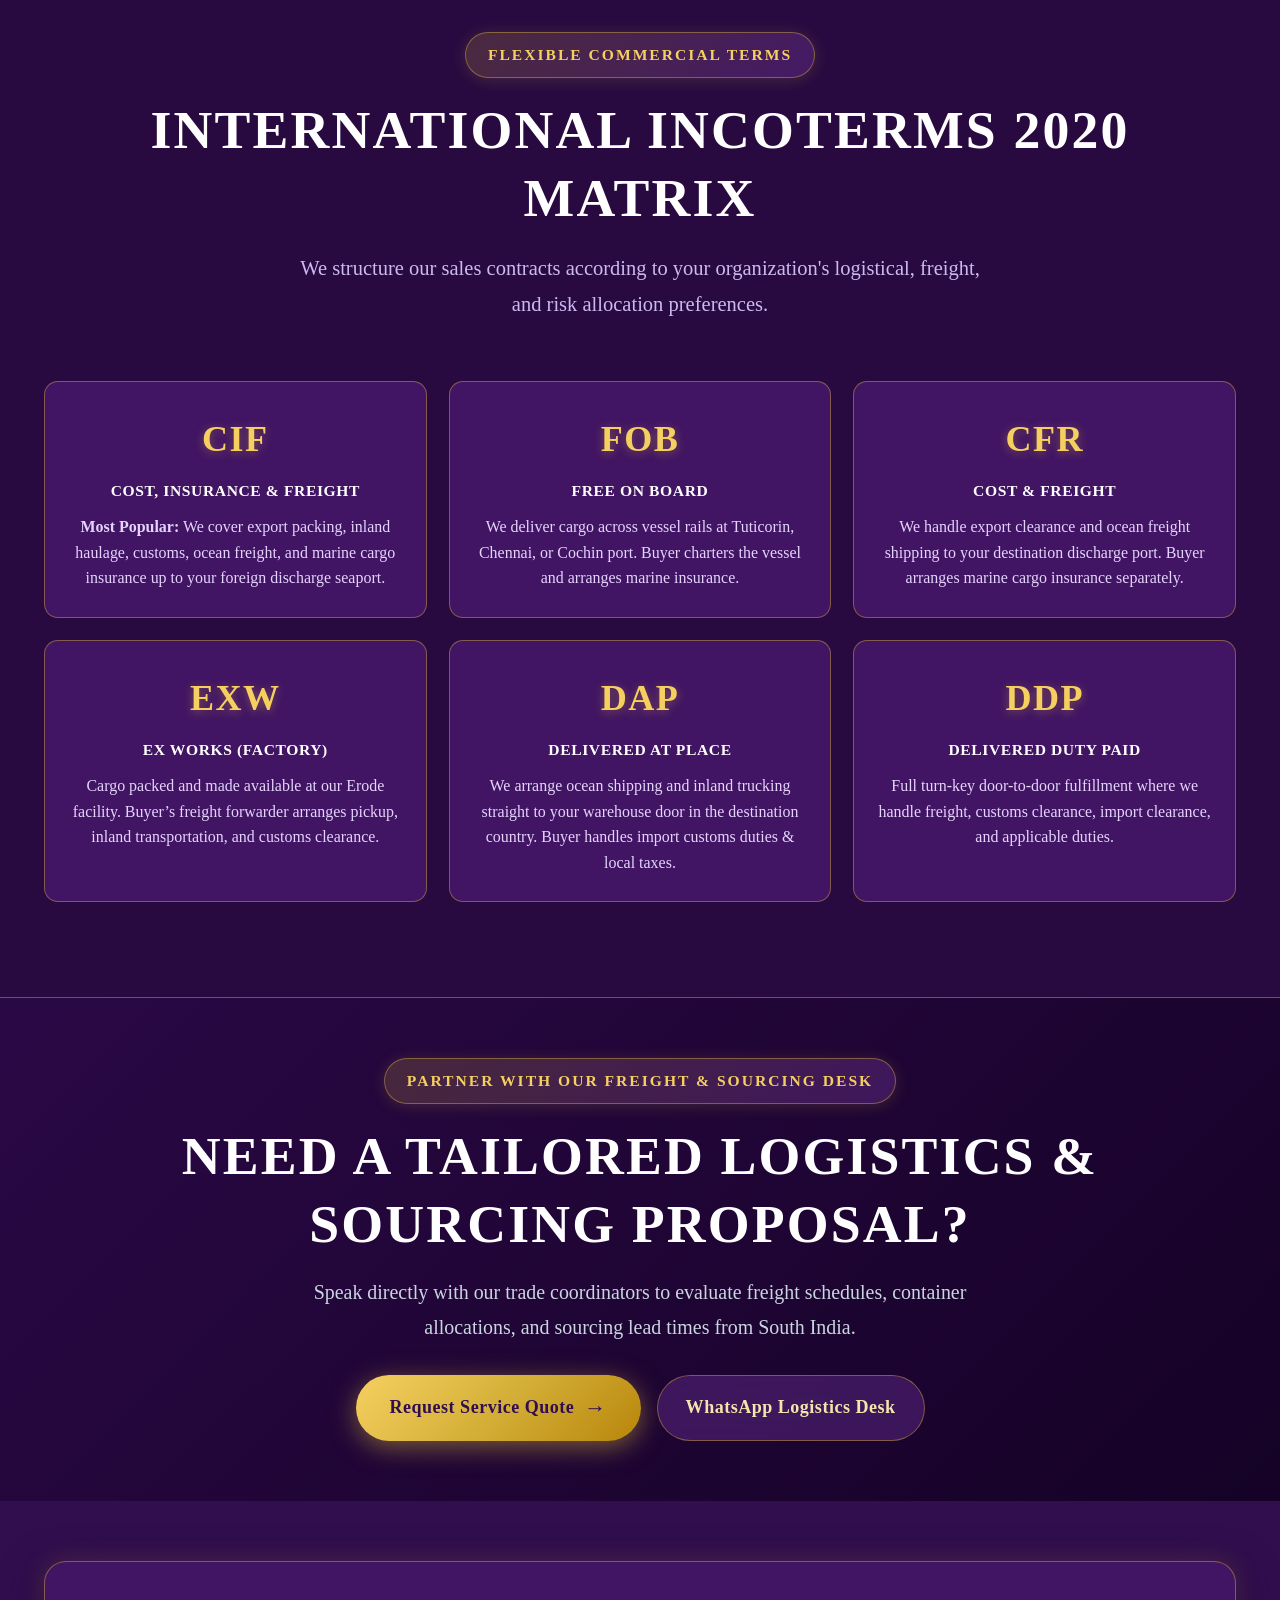
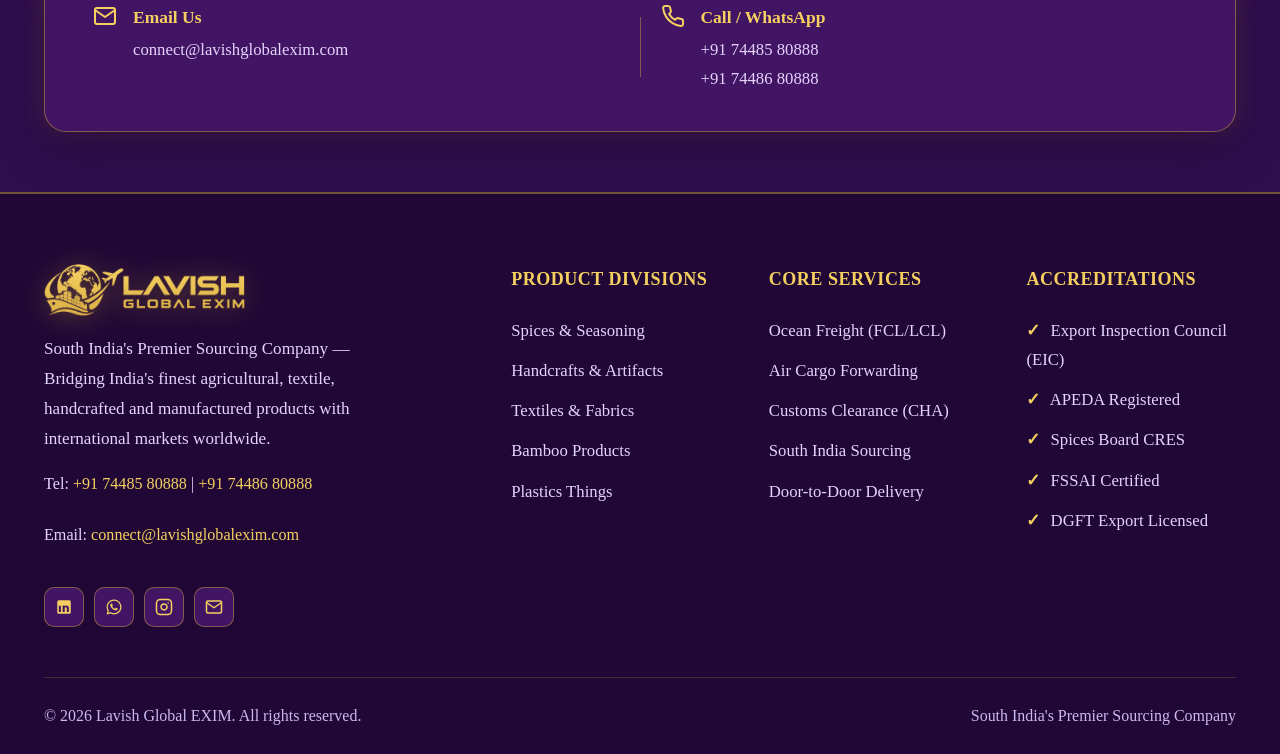
<file: services.html>
<!DOCTYPE html>
<html lang="en">
<head>
  <meta charset="UTF-8" />
  <meta name="viewport" content="width=device-width, initial-scale=1.0" />
  <title>Our Core Services | Ocean & Air Freight, Customs, Sourcing – Lavish Global EXIM</title>
  <meta name="description" content="Explore Lavish Global EXIM's core international services: Ocean freight (FCL/LCL), air cargo, customs clearance, South India sourcing solutions, export packaging, warehousing, and door-to-door delivery." />
  <link rel="preconnect" href="https://fonts.googleapis.com">
  <link rel="preconnect" href="https://fonts.gstatic.com" crossorigin>
  <link href="https://fonts.googleapis.com/css2?family=Michroma&display=swap" rel="stylesheet">
  <link rel="stylesheet" href="style.css" />
  <link rel="icon" type="image/png" href="logo_icon_gold.png" />
</head>
<body>

  <!-- ========== NAVBAR ========== -->
  <nav class="navbar" id="navbar">
    <div class="nav-container">
      <a href="index.html" class="brand-logo-landscape" title="Lavish Global EXIM">
        <img src="logo_gold.png" alt="Lavish Global EXIM" class="nav-brand-logo" />
      </a>
      <ul class="nav-links" id="navLinks">
        <li><a href="index.html">HOME</a></li>
        <li><a href="about.html">ABOUT</a></li>
        <li><a href="products.html">PRODUCT</a></li>
        <li><a href="services.html" class="active">SERVICE</a></li>
        <li><a href="careers.html">CAREERS</a></li>
        <li><a href="contact.html">CONTACT</a></li>
        <li class="nav-mobile-cta"><a href="contact.html#rfq">REQUEST QUOTE →</a></li>
      </ul>
      <a href="contact.html#rfq" class="btn btn-nav">REQUEST QUOTE</a>
      <button class="hamburger" id="hamburger" aria-label="Menu">
        <span></span><span></span><span></span>
      </button>
    </div>
  </nav>

  <!-- ========== PAGE HERO ========== -->
  <section class="page-hero" id="services-hero">
    <img src="hero_port_night.jpg" alt="Our Core Services - Freight Forwarding & Export Logistics" class="page-hero-bg" />
    <div class="page-hero-overlay"></div>
    <div class="page-hero-content">
      <div class="section-tag">Integrated EXIM & Sourcing Capabilities</div>
      <h1 class="section-title" style="font-size: clamp(2.3rem, 5vw, 3.8rem); margin-bottom: 16px;">
        OUR CORE SERVICE
      </h1>
      <p class="section-subtitle" style="max-width: 780px; margin: 0 auto 26px; font-size: 1.05rem; line-height: 1.65;">
        Complete international supply chain infrastructure — multimodal ocean & air freight forwarding, customs brokerage, contract sourcing, certified export packaging, and global door-to-door delivery.
      </p>
      <div style="display: flex; gap: 14px; justify-content: center; flex-wrap: wrap;">
        <a href="#core-services" class="btn btn-primary"><span>Explore All Services</span></a>
        <a href="contact.html#rfq" class="btn btn-outline"><span>Request Service Quotation</span></a>
      </div>
    </div>
  </section>

  <!-- ========== TICKER ========== -->
  <div class="ticker">
    <div class="ticker-track">
      <span>Ocean Freight (FCL / LCL) · Tuticorin (INTUT), Chennai (INMAA), Cochin (INCOK)</span>
      <span>Air Freight & Fast-Track Buyer Samples · CJB, MAA, COK</span>
      <span>Customs Brokerage (CHA) · Phytosanitary, COO & ISPM-15 Fumigation</span>
      <span>Direct Farm & Mill Sourcing · South India's Premier Sourcing Company</span>
      <span>Export Packaging & Palletization · Private Label Barcoding</span>
      <span>Door-to-Door Delivery (DAP / DDP) · 150+ Global Discharge Ports</span>
      <span>Ocean Freight (FCL / LCL) · Tuticorin (INTUT), Chennai (INMAA), Cochin (INCOK)</span>
      <span>Air Freight & Fast-Track Buyer Samples · CJB, MAA, COK</span>
    </div>
  </div>

  <!-- ========== CORE SERVICES GRID (SHIPYON.IN MODEL) ========== -->
  <section class="section" id="core-services" style="padding-top: 60px;">
    <div class="container">
      <div class="section-header">
        <div class="section-tag">Shipyon-Inspired End-to-End Solutions</div>
        <h2 class="section-title">Our Comprehensive Export & Sourcing Services</h2>
        <p class="section-subtitle">Delivering high-precision maritime forwarding, regulatory clearance, and verified vendor procurement tailored to international trade standards.</p>
      </div>

      <div class="services-grid">
        <!-- 1. Ocean Freight Forwarding -->
        <div class="service-card">
          <div class="service-icon-box">
            <svg width="32" height="32" viewBox="0 0 24 24" fill="none" stroke="currentColor" stroke-width="1.8" stroke-linecap="round" stroke-linejoin="round"><circle cx="12" cy="5" r="3"/><line x1="12" y1="22" x2="12" y2="8"/><path d="M5 12H2a10 10 0 0 0 20 0h-3"/></svg>
          </div>
          <h3>Ocean Freight Forwarding (FCL & LCL)</h3>
          <p>Direct volume contracts with leading global carriers (Maersk, MSC, Hapag-Lloyd, CMA CGM, ONE). We guarantee vessel allocation, optimized routing, and competitive sea freight from major South Indian sea terminals.</p>
          <ul class="service-features">
            <li>Full Container Load (20ft, 40ft & 40ft High Cube containers)</li>
            <li>Less-than-Container Load (LCL) consolidated cargo groupage</li>
            <li>Reefer & temperature-controlled units for fresh spices</li>
            <li>Regular direct sailings from Tuticorin, Chennai & Cochin</li>
          </ul>
        </div>

        <!-- 2. Air Cargo Forwarding -->
        <div class="service-card">
          <div class="service-icon-box">
            <svg width="32" height="32" viewBox="0 0 24 24" fill="none" stroke="currentColor" stroke-width="1.8" stroke-linecap="round" stroke-linejoin="round"><path d="M17.8 19.2 16 11l3.5-3.5C21 6 21.5 4 21 3c-1-.5-3 0-4.5 1.5L13 8 4.8 6.2c-.5-.1-.9.1-1.1.5l-.3.5c-.2.5-.1 1 .3 1.3L9 12l-2 3H4l-1 1 3 2 2 3 1-1v-3l3-2 3.5 5.3c.3.4.8.5 1.3.3l.5-.3c.4-.2.6-.6.5-1.1z"/></svg>
          </div>
          <h3>Air Cargo & Sample Logistics</h3>
          <p>Time-critical express air freight solutions for urgent consignments, high-value artisanal products, and rapid pre-shipment buyer sample approvals to destinations worldwide.</p>
          <ul class="service-features">
            <li>Direct airline uplifts via Coimbatore (CJB), Chennai (MAA) & Cochin (COK)</li>
            <li>Same-day dispatch for quality test samples via DHL / FedEx</li>
            <li>IATA compliant handling, security screening & airline palletization</li>
            <li>Full traceability with milestone airway bill (AWB) updates</li>
          </ul>
        </div>

        <!-- 3. Customs Clearance & Regulatory CHA -->
        <div class="service-card">
          <div class="service-icon-box">
            <svg width="32" height="32" viewBox="0 0 24 24" fill="none" stroke="currentColor" stroke-width="1.8" stroke-linecap="round" stroke-linejoin="round"><path d="M14 2H6a2 2 0 0 0-2 2v16a2 2 0 0 0 2 2h12a2 2 0 0 0 2-2V8z"/><polyline points="14 2 14 8 20 8"/><line x1="16" y1="13" x2="8" y2="13"/><line x1="16" y1="17" x2="8" y2="17"/></svg>
          </div>
          <h3>Customs Clearance & Documentation (CHA)</h3>
          <p>Punctilious customs brokerage desks operating directly at Tuticorin, Chennai, and Cochin ICDs. We eliminate demurrage and clearance hurdles with 100% compliant documentation.</p>
          <ul class="service-features">
            <li>Electronic Shipping Bill (SB) filing under DGFT & Indian Customs</li>
            <li>Phytosanitary inspection, analysis and health certificates</li>
            <li>ISPM-15 Heat Treatment & Methyl Bromide fumigation certifications</li>
            <li>Certificate of Origin (COO), SAFTA, Indo-UAE CEPA & GSP desk</li>
          </ul>
        </div>

        <!-- 4. Sourcing & Procurement Solutions -->
        <div class="service-card">
          <div class="service-icon-box">
            <svg width="32" height="32" viewBox="0 0 24 24" fill="none" stroke="currentColor" stroke-width="1.8" stroke-linecap="round" stroke-linejoin="round"><circle cx="12" cy="12" r="10"/><path d="m4.93 4.93 4.24 4.24"/><path d="m14.83 9.17 4.24-4.24"/><path d="m14.83 14.83 4.24 4.24"/><path d="m9.17 14.83-4.24 4.24"/></svg>
          </div>
          <h3>Direct South India Sourcing</h3>
          <p>As South India's premier sourcing company, we bridge global buyers with verified farmer collectives in Erode, Salem, Kerala, Guntur, and artisan master woodcraft clusters.</p>
          <ul class="service-features">
            <li>Zero middlemen markups — direct mill, quarry, and farm gate pricing</li>
            <li>Independent laboratory batch assays (Moisture, Curcumin, Piperine)</li>
            <li>Ethical trade verification, fair artisan wages, and traceability</li>
            <li>Flexible contract farming & seasonal supply commitments</li>
          </ul>
        </div>

        <!-- 5. Packaging, Palletization & OEM -->
        <div class="service-card">
          <div class="service-icon-box">
            <svg width="32" height="32" viewBox="0 0 24 24" fill="none" stroke="currentColor" stroke-width="1.8" stroke-linecap="round" stroke-linejoin="round"><path d="M21 16V8a2 2 0 0 0-1-1.73l-7-4a2 2 0 0 0-2 0l-7 4A2 2 0 0 0 3 8v8a2 2 0 0 0 1 1.73l7 4a2 2 0 0 0 2 0l7-4A2 2 0 0 0 21 16z"/><polyline points="3.27 6.96 12 12.01 20.73 6.96"/><line x1="12" y1="22.08" x2="12" y2="12"/></svg>
          </div>
          <h3>Export Packaging & Private Labeling (OEM)</h3>
          <p>Engineered packaging that survives harsh maritime transits while delivering supermarket-ready retail presentation, custom buyer branding, and barcode compliance.</p>
          <ul class="service-features">
            <li>Food-grade multi-layer nitrogen-flushed & vacuum pouches</li>
            <li>25kg / 50kg PP woven sacks with inner poly-liners & traditional jute bags</li>
            <li>ISPM-15 certified heat-treated wooden pallets with stretch-wrap</li>
            <li>Custom OEM branding, private labels, bilingual prints, and UPC/EAN barcodes</li>
          </ul>
        </div>

        <!-- 6. Warehousing & Multimodal Drayage -->
        <div class="service-card">
          <div class="service-icon-box">
            <svg width="32" height="32" viewBox="0 0 24 24" fill="none" stroke="currentColor" stroke-width="1.8" stroke-linecap="round" stroke-linejoin="round"><path d="M3 9l9-7 9 7v11a2 2 0 0 1-2 2H5a2 2 0 0 1-2-2z"/><polyline points="9 22 9 12 15 12 15 22"/></svg>
          </div>
          <h3>Warehousing & Multimodal Drayage</h3>
          <p>Centrally located dry and humidity-controlled warehousing in Erode, integrated with dedicated inland container depot (ICD) drayage to all major sea gateways.</p>
          <ul class="service-features">
            <li>Clean, pest-controlled storage facilities with 24/7 CCTV surveillance</li>
            <li>In-house multi-commodity container stuffing and weight verification</li>
            <li>GPS-tracked heavy trailer fleet for fast port transit</li>
            <li>Buffer stock management for recurring overseas buyer contracts</li>
          </ul>
        </div>

        <!-- 7. Door-to-Door Delivery (DAP / DDP) -->
        <div class="service-card" style="grid-column: 1 / -1;">
          <div class="service-icon-box">
            <svg width="32" height="32" viewBox="0 0 24 24" fill="none" stroke="currentColor" stroke-width="1.8" stroke-linecap="round" stroke-linejoin="round"><rect x="1" y="3" width="15" height="13"/><polygon points="16 8 20 8 23 11 23 16 16 16 16 8"/><circle cx="5.5" cy="18.5" r="2.5"/><circle cx="18.5" cy="18.5" r="2.5"/></svg>
          </div>
          <h3>Turn-Key Door-to-Door Delivery (DAP & DDP Fulfillment)</h3>
          <p>Experience hassle-free overseas procurement. Under our Delivered At Place (DAP) and Delivered Duty Paid (DDP) trade contracts, Lavish Global EXIM manages the complete lifecycle from our South Indian production facility right to your commercial warehouse ramp across North America, Europe, the Middle East, or Far East.</p>
          <div style="display: grid; grid-template-columns: repeat(auto-fit, minmax(240px, 1fr)); gap: 16px; margin-top: 18px;">
            <div style="background: rgba(95, 41, 135, 0.4); padding: 14px 18px; border-radius: 10px; border: 1px solid var(--gold-border-sub);">
              <strong style="color: var(--gold-bright); display: block; margin-bottom: 4px;">Zero Import Overhead</strong>
              <span style="font-size: 0.88rem; color: #cbd5e1;">We coordinate with overseas customs clearance brokers and terminal operators.</span>
            </div>
            <div style="background: rgba(95, 41, 135, 0.4); padding: 14px 18px; border-radius: 10px; border: 1px solid var(--gold-border-sub);">
              <strong style="color: var(--gold-bright); display: block; margin-bottom: 4px;">Complete Marine Cargo Insurance</strong>
              <span style="font-size: 0.88rem; color: #cbd5e1;">All-risks Institute Cargo Clauses (A) cover from warehouse to warehouse.</span>
            </div>
            <div style="background: rgba(95, 41, 135, 0.4); padding: 14px 18px; border-radius: 10px; border: 1px solid var(--gold-border-sub);">
              <strong style="color: var(--gold-bright); display: block; margin-bottom: 4px;">Fixed Transparent Invoicing</strong>
              <span style="font-size: 0.88rem; color: #cbd5e1;">No hidden destination port charges, unexpected currency adjustments, or storage fines.</span>
            </div>
          </div>
        </div>
      </div>
    </div>
  </section>

  <!-- ========== INCOTERMS 2020 REFERENCE ========== -->
  <section class="section" style="background: rgba(32, 7, 53, 0.5); border-top: 1px solid var(--gold-border); border-bottom: 1px solid var(--gold-border);">
    <div class="container">
      <div class="section-header">
        <div class="section-tag">Flexible Commercial Terms</div>
        <h2 class="section-title">International Incoterms 2020 Matrix</h2>
        <p class="section-subtitle">We structure our sales contracts according to your organization's logistical, freight, and risk allocation preferences.</p>
      </div>

      <div class="incoterms-grid">
        <div class="incoterm-card highlight-term">
          <span class="incoterm-code">CIF</span>
          <span class="incoterm-name">Cost, Insurance & Freight</span>
          <p><strong>Most Popular:</strong> We cover export packing, inland haulage, customs, ocean freight, and marine cargo insurance up to your foreign discharge seaport.</p>
        </div>
        <div class="incoterm-card">
          <span class="incoterm-code">FOB</span>
          <span class="incoterm-name">Free On Board</span>
          <p>We deliver cargo across vessel rails at Tuticorin, Chennai, or Cochin port. Buyer charters the vessel and arranges marine insurance.</p>
        </div>
        <div class="incoterm-card">
          <span class="incoterm-code">CFR</span>
          <span class="incoterm-name">Cost & Freight</span>
          <p>We handle export clearance and ocean freight shipping to your destination discharge port. Buyer arranges marine cargo insurance separately.</p>
        </div>
        <div class="incoterm-card">
          <span class="incoterm-code">EXW</span>
          <span class="incoterm-name">Ex Works (Factory)</span>
          <p>Cargo packed and made available at our Erode facility. Buyer’s freight forwarder arranges pickup, inland transportation, and customs clearance.</p>
        </div>
        <div class="incoterm-card">
          <span class="incoterm-code">DAP</span>
          <span class="incoterm-name">Delivered At Place</span>
          <p>We arrange ocean shipping and inland trucking straight to your warehouse door in the destination country. Buyer handles import customs duties & local taxes.</p>
        </div>
        <div class="incoterm-card">
          <span class="incoterm-code">DDP</span>
          <span class="incoterm-name">Delivered Duty Paid</span>
          <p>Full turn-key door-to-door fulfillment where we handle freight, customs clearance, import clearance, and applicable duties.</p>
        </div>
      </div>
    </div>
  </section>

  <!-- ========== CTA SECTION ========== -->
  <section class="section" style="background: linear-gradient(135deg, #2a0845 0%, #150226 100%); text-align: center; padding: 60px 0;">
    <div class="container">
      <div class="section-tag">Partner With Our Freight & Sourcing Desk</div>
      <h2 class="section-title" style="margin-bottom: 16px;">Need a Tailored Logistics & Sourcing Proposal?</h2>
      <p style="color: #cbd5e1; max-width: 720px; margin: 0 auto 30px; font-size: 1.05rem;">
        Speak directly with our trade coordinators to evaluate freight schedules, container allocations, and sourcing lead times from South India.
      </p>
      <div style="display: flex; gap: 16px; justify-content: center; flex-wrap: wrap;">
        <a href="contact.html#rfq" class="btn btn-primary" style="padding: 14px 34px;">
          <span>Request Service Quote</span>
          <span class="btn-icon">→</span>
        </a>
        <a href="https://wa.me/917448580888?text=Hello%20Lavish%20Global%20EXIM%2C%20I%20would%20like%20to%20inquire%20about%20your%20freight%20forwarding%20and%20sourcing%20services." target="_blank" rel="noopener noreferrer" class="btn btn-outline" style="padding: 14px 28px;">
          <span>WhatsApp Logistics Desk</span>
        </a>
      </div>
    </div>
  </section>

  <!-- ========== CONTACT STRIP ========== -->
  <section class="contact-strip section" id="contact-strip">
    <div class="container">
      <div class="contact-strip-grid">
        <div class="cstrip-item">
          <span><svg width="24" height="24" viewBox="0 0 24 24" fill="none" stroke="currentColor" stroke-width="2" stroke-linecap="round" stroke-linejoin="round"><path d="M4 4h16c1.1 0 2 .9 2 2v12c0 1.1-.9 2-2 2H4c-1.1 0-2-.9-2-2V6c0-1.1.9-2 2-2z"/><polyline points="22,6 12,13 2,6"/></svg></span>
          <div>
            <strong>Email Us</strong>
            <a href="mailto:connect@lavishglobalexim.com">connect@lavishglobalexim.com</a>
          </div>
        </div>
        <div class="cstrip-divider"></div>
        <div class="cstrip-item">
          <span><svg width="24" height="24" viewBox="0 0 24 24" fill="none" stroke="currentColor" stroke-width="2" stroke-linecap="round" stroke-linejoin="round"><path d="M22 16.92v3a2 2 0 0 1-2.18 2 19.79 19.79 0 0 1-8.63-3.07 19.5 19.5 0 0 1-6-6 19.79 19.79 0 0 1-3.07-8.67A2 2 0 0 1 4.11 2h3a2 2 0 0 1 2 1.72 12.84 12.84 0 0 0 .7 2.81 2 2 0 0 1-.45 2.11L8.09 9.91a16 16 0 0 0 6 6l1.27-1.27a2 2 0 0 1 2.11-.45 12.84 12.84 0 0 0 2.81.7A2 2 0 0 1 22 16.92z"/></svg></span>
          <div>
            <strong>Call / WhatsApp</strong>
            <a href="tel:+917448580888">+91 74485 80888</a>
            <a href="tel:+917448680888">+91 74486 80888</a>
          </div>
        </div>
      </div>
    </div>
  </section>

  <!-- ========== FOOTER ========== -->
  <footer class="footer">
    <div class="container">
      <div class="footer-grid">
        <div class="footer-brand">
          <a href="index.html" class="brand-logo-landscape footer-brand-logo" title="Lavish Global EXIM">
            <img src="logo_gold.png" alt="Lavish Global EXIM" class="footer-brand-logo-img" />
          </a>
          <p>South India's Premier Sourcing Company — Bridging India's finest agricultural, textile, handcrafted and manufactured products with international markets worldwide.</p>
          <div class="footer-contact-mini">
            <p>Tel: <a href="tel:+917448580888">+91 74485 80888</a> | <a href="tel:+917448680888">+91 74486 80888</a></p>
            <p>Email: <a href="mailto:connect@lavishglobalexim.com">connect@lavishglobalexim.com</a></p>
          </div>
          <div class="footer-socials">
            <a href="#" title="LinkedIn" aria-label="LinkedIn"><svg width="18" height="18" viewBox="0 0 24 24" fill="currentColor"><path d="M19 3a2 2 0 0 1 2 2v14a2 2 0 0 1-2 2H5a2 2 0 0 1-2-2V5a2 2 0 0 1 2-2h14m-.5 15.5v-5.3a3.26 3.26 0 0 0-3.26-3.26c-.85 0-1.84.52-2.28 1.3v-1.11h-2.79v8.37h2.79v-4.93c0-.77.62-1.4 1.39-1.4a1.4 1.4 0 0 1 1.4 1.4v4.93h2.75M6.46 8.76c-.87 0-1.57-.7-1.57-1.57 0-.86.7-1.56 1.57-1.56.86 0 1.56.7 1.56 1.56 0 .87-.7 1.57-1.56 1.57m1.4 9.97V10.36H5.06v8.37h2.8z"/></svg></a>
            <a href="https://wa.me/917448580888" target="_blank" rel="noopener noreferrer" title="WhatsApp" aria-label="WhatsApp"><svg width="18" height="18" viewBox="0 0 24 24" fill="currentColor"><path d="M12.04 2C6.58 2 2.13 6.45 2.13 11.91c0 1.75.46 3.45 1.32 4.95L2.05 22l5.25-1.38c1.45.79 3.08 1.21 4.74 1.21 5.46 0 9.91-4.45 9.91-9.91 0-2.65-1.03-5.14-2.9-7.01A9.816 9.816 0 0 0 12.04 2m.01 1.67c2.2 0 4.26.86 5.82 2.42a8.225 8.225 0 0 1 2.41 5.83c0 4.54-3.7 8.24-8.24 8.24-1.48 0-2.93-.4-4.2-1.15l-.3-.18-3.12.82.83-3.04-.2-.32a8.19 8.19 0 0 1-1.26-4.38c0-4.54 3.7-8.24 8.25-8.24M8.53 7.33c-.16 0-.42.06-.64.3-.22.24-.85.83-.85 2.03s.87 2.36 1 2.53c.12.16 1.7 2.6 4.12 3.65.58.25 1.03.4 1.38.51.58.18 1.11.16 1.53.1.47-.07 1.44-.59 1.64-1.16.2-.57.2-1.06.14-1.16-.06-.1-.22-.16-.46-.28-.24-.12-1.42-.7-1.64-.78-.22-.08-.38-.12-.54.12-.16.24-.62.78-.76.94-.14.16-.28.18-.52.06-.24-.12-1.01-.37-1.92-1.19-.71-.63-1.19-1.41-1.33-1.65-.14-.24-.02-.37.1-.49.11-.11.24-.28.36-.42.12-.14.16-.24.24-.4.08-.16.04-.3-.02-.42-.06-.12-.54-1.3-.74-1.78-.2-.47-.4-.4-.54-.41-.14-.01-.3-.01-.46-.01z"/></svg></a>
            <a href="#" title="Instagram" aria-label="Instagram"><svg width="18" height="18" viewBox="0 0 24 24" fill="none" stroke="currentColor" stroke-width="2" stroke-linecap="round" stroke-linejoin="round"><rect x="2" y="2" width="20" height="20" rx="5" ry="5"/><path d="M16 11.37A4 4 0 1 1 12.63 8 4 4 0 0 1 16 11.37z"/><line x1="17.5" y1="6.5" x2="17.51" y2="6.5"/></svg></a>
            <a href="mailto:connect@lavishglobalexim.com" title="Email" aria-label="Email"><svg width="18" height="18" viewBox="0 0 24 24" fill="none" stroke="currentColor" stroke-width="2" stroke-linecap="round" stroke-linejoin="round"><path d="M4 4h16c1.1 0 2 .9 2 2v12c0 1.1-.9 2-2 2H4c-1.1 0-2-.9-2-2V6c0-1.1.9-2 2-2z"/><polyline points="22,6 12,13 2,6"/></svg></a>
          </div>
        </div>
        <div class="footer-col">
          <h5>Product Divisions</h5>
          <ul>
            <li><a href="products.html">Spices & Seasoning</a></li>
            <li><a href="products.html">Handcrafts & Artifacts</a></li>
            <li><a href="products.html">Textiles & Fabrics</a></li>
            <li><a href="products.html">Bamboo Products</a></li>
            <li><a href="products.html">Plastics Things</a></li>
          </ul>
        </div>
        <div class="footer-col">
          <h5>Core Services</h5>
          <ul>
            <li><a href="services.html">Ocean Freight (FCL/LCL)</a></li>
            <li><a href="services.html">Air Cargo Forwarding</a></li>
            <li><a href="services.html">Customs Clearance (CHA)</a></li>
            <li><a href="services.html">South India Sourcing</a></li>
            <li><a href="services.html">Door-to-Door Delivery</a></li>
          </ul>
        </div>
        <div class="footer-col">
          <h5>Accreditations</h5>
          <ul>
            <li><span class="gold-bullet">✓</span> Export Inspection Council (EIC)</li>
            <li><span class="gold-bullet">✓</span> APEDA Registered</li>
            <li><span class="gold-bullet">✓</span> Spices Board CRES</li>
            <li><span class="gold-bullet">✓</span> FSSAI Certified</li>
            <li><span class="gold-bullet">✓</span> DGFT Export Licensed</li>
          </ul>
        </div>
      </div>
      <div class="footer-bottom">
        <p>© 2026 Lavish Global EXIM. All rights reserved.</p>
        <p>South India's Premier Sourcing Company</p>
      </div>
    </div>
  </footer>

  <!-- Floating WhatsApp -->
  <a href="https://wa.me/917448580888?text=Hello%20Lavish%20Global%20EXIM%2C%20I%20would%20like%20to%20request%20an%20export%20quotation." class="whatsapp-float" target="_blank" title="Chat on WhatsApp">
    <span><svg width="28" height="28" viewBox="0 0 24 24" fill="currentColor"><path d="M12.04 2C6.58 2 2.13 6.45 2.13 11.91C2.13 13.66 2.59 15.36 3.45 16.86L2.05 22L7.3 20.62C8.75 21.41 10.38 21.83 12.04 21.83C17.5 21.83 21.95 17.38 21.95 11.92C21.95 9.27 20.92 6.78 19.05 4.91C17.18 3.03 14.69 2 12.04 2M12.05 3.67C14.25 3.67 16.31 4.53 17.87 6.09C19.42 7.65 20.28 9.72 20.28 11.92C20.28 16.46 16.58 20.15 12.04 20.15C10.56 20.15 9.11 19.76 7.85 19L7.55 18.83L4.43 19.65L5.26 16.61L5.06 16.29C4.24 15 3.8 13.47 3.8 11.91C3.81 7.37 7.5 3.67 12.05 3.67M9.53 7.03C9.36 7.03 9.09 7.1 8.87 7.33C8.65 7.57 8.02 8.16 8.02 9.36C8.02 10.56 8.9 11.72 9.02 11.89C9.15 12.05 10.74 14.5 13.18 15.55C13.76 15.8 14.21 15.95 14.56 16.06C15.15 16.25 15.68 16.22 16.1 16.16C16.58 16.09 17.56 15.56 17.76 15C17.96 14.44 17.96 13.97 17.9 13.87C17.84 13.77 17.68 13.72 17.43 13.6C17.18 13.47 15.96 12.87 15.73 12.79C15.5 12.7 15.34 12.66 15.17 12.91C15 13.16 14.53 13.72 14.39 13.88C14.25 14.05 14.1 14.07 13.86 13.95C13.61 13.82 12.81 13.56 11.87 12.72C11.14 12.07 10.64 11.26 10.5 11.02C10.36 10.77 10.49 10.64 10.61 10.52C10.72 10.41 10.86 10.23 10.98 10.09C11.1 9.95 11.15 9.85 11.23 9.69C11.31 9.52 11.27 9.38 11.21 9.26C11.15 9.13 10.65 7.91 10.44 7.41C10.24 6.92 10.04 6.99 9.88 6.98C9.73 6.98 9.56 6.98 9.53 7.03Z"/></svg></span>
  </a>

  <!-- Back to Top -->
  <button class="back-to-top" id="backToTop" title="Back to Top">↑</button>

  <script src="script.js"></script>
</body>
</html>
</file>
<file: style.css>
/* ============================================================
   LAVISH GLOBAL EXIM — High-End Luxury Royal Purple & Venetian Gold
   Exact Brand Logo Purple (#5F2987) + Warm Metallic Gold (#D4AF37)
   ============================================================ */

:root {
  /* ── Exact Logo Imperial Purple Palette (#5F2987) ── */
  --purple-royal:    #5F2987;  /* Exact Logo Emblem Purple */
  --purple-regal:    #310E4E;  /* Deep Royal Violet Background */
  --purple-midnight: #200735;  /* Deep Night Violet */
  --purple-dark:     #4D1E70;  /* Rich Velvet Purple */
  --purple-mid:      #7B38AA;  /* Luminous Imperial Purple Highlight */
  --purple-card:     #421564;  /* Luxury Surface / Card Fill */
  --purple-card-alt: #4E1B75;  /* Card Alternate */
  --purple-glow:     rgba(95, 41, 135, 0.45);

  /* ── Venetian & Champagne Royal Metallic Gold Palette ── */
  --gold-metallic:   #D4AF37;  /* Timeless Classical Gold */
  --gold-champagne:  #F3E5AB;  /* Luminous Champagne */
  --gold-bright:     #F5D061;  /* Radiant Pure Gold */
  --gold-rich:       #B8860B;  /* Deep Burnished Gold */
  --gold-amber:      #E6B800;  /* Pure Royal Gold */
  --gold-border:     rgba(212, 175, 55, 0.45);
  --gold-border-sub: rgba(212, 175, 55, 0.22);
  --gold-glow:       rgba(212, 175, 55, 0.4);
  --gold-glow-soft:  rgba(212, 175, 55, 0.18);

  /* ── High-End Typography & Shadows ── */
  --text-primary:    #FFFFFF;  /* Diamond White */
  --text-gold:       #F5D061;  /* Radiant Gold */
  --text-champagne:  #F3E5AB;  /* Champagne Silk */
  --text-muted:      #E4D4FC;  /* Royal Lavender-White */
  --text-lavender:   #CBBAF0;  /* Soft Velvet Lavender */

  --radius:          14px;
  --radius-lg:       22px;
  --shadow-luxury:   0 16px 45px rgba(32, 7, 53, 0.65), 0 0 24px rgba(212, 175, 55, 0.2);
  --shadow-gold-btn: 0 6px 26px rgba(212, 175, 55, 0.5);
  --transition:      0.35s cubic-bezier(0.4, 0, 0.2, 1);
}

*, *::before, *::after { box-sizing: border-box; margin: 0; padding: 0; }
html {
  scroll-behavior: smooth;
  font-size: 19px;
  overflow-x: hidden;
  width: 100%;
  -webkit-text-size-adjust: 100%;
}
body {
  font-family: 'Cambria', 'Times New Roman', serif;
  background: var(--purple-regal);
  color: var(--text-muted);
  line-height: 1.75;
  overflow-x: hidden;
  width: 100%;
  -webkit-font-smoothing: antialiased;
  -moz-osx-font-smoothing: grayscale;
}
button, input, select, textarea, .btn, .nav-links a {
  font-family: 'Cambria', 'Times New Roman', serif;
}
a { text-decoration: none; color: inherit; }
img { max-width: 100%; display: block; }
ul { list-style: none; }

.container { max-width: 1240px; margin: 0 auto; padding: 0 24px; }
.section { padding: 95px 0; }

/* ── All Topic Headings in BOLD, CAPITAL Upper Case Letters (Cambria Font) ── */
h1, h2, h3, h4, h5, h6,
.section-title,
.section-tag,
.vm-title,
.form-section-title,
.footer-col h5,
.process-step h4,
.feature-card h4,
.port-card h3,
.port-header h4,
.incoterm-name,
.incoterm-code,
.step-number,
.rfq-success-title {
  font-family: 'Cambria', 'Times New Roman', serif !important;
  font-weight: 700 !important;
  text-transform: uppercase !important;
  letter-spacing: 0.04em;
}

/* ── Luxury Typography ── */
.section-tag {
  display: inline-flex;
  align-items: center;
  gap: 8px;
  background: linear-gradient(135deg, rgba(212, 175, 55, 0.2), rgba(123, 56, 170, 0.35));
  color: var(--gold-bright);
  border: 1px solid var(--gold-border);
  padding: 8px 22px;
  border-radius: 100px;
  font-size: 0.82rem;
  font-weight: 700;
  letter-spacing: 2px;
  text-transform: uppercase;
  margin-bottom: 18px;
  box-shadow: 0 2px 16px var(--gold-glow-soft);
}
.section-title {
  font-family: 'Cambria', 'Times New Roman', serif !important;
  font-size: clamp(2rem, 4.2vw, 3.2rem);
  font-weight: 700 !important;
  text-transform: uppercase !important;
  color: var(--text-primary);
  line-height: 1.28;
  margin-bottom: 18px;
  letter-spacing: 0.04em;
}
.section-subtitle {
  color: var(--text-lavender);
  font-size: 1.08rem;
  max-width: 680px;
  margin: 0 auto;
  font-family: 'Cambria', 'Times New Roman', serif;
}
.section-header { text-align: center; margin-bottom: 58px; }

/* Elegant Champagne Gold Gradient Text */
.gradient-text {
  background: linear-gradient(135deg, #FFFFFF 0%, var(--gold-champagne) 30%, var(--gold-bright) 70%, var(--gold-metallic) 100%);
  -webkit-background-clip: text;
  -webkit-text-fill-color: transparent;
  background-clip: text;
  text-shadow: 0 0 32px rgba(212, 175, 55, 0.45);
}

/* ── Luxury Buttons ── */
.btn {
  display: inline-flex;
  align-items: center;
  gap: 10px;
  padding: 14px 34px;
  border-radius: 100px;
  font-weight: 700;
  font-size: 0.95rem;
  cursor: pointer;
  border: none;
  transition: var(--transition);
  position: relative;
  overflow: hidden;
  letter-spacing: 0.5px;
}
.btn::before {
  content: '';
  position: absolute;
  inset: 0;
  background: rgba(255, 255, 255, 0.2);
  opacity: 0;
  transition: var(--transition);
}
.btn:hover::before { opacity: 1; }

.btn-primary {
  background: linear-gradient(135deg, var(--gold-bright), var(--gold-metallic), var(--gold-rich));
  color: #310E4E; /* Deep Brand Purple text for crisp luxury readability */
  box-shadow: var(--shadow-gold-btn);
}
.btn-primary:hover {
  transform: translateY(-2px);
  box-shadow: 0 8px 34px rgba(212, 175, 55, 0.7);
  background: linear-gradient(135deg, #FFF3C4, var(--gold-bright), var(--gold-metallic));
}

.btn-outline {
  background: rgba(95, 41, 135, 0.5);
  color: var(--gold-champagne);
  border: 1.5px solid var(--gold-border);
  backdrop-filter: blur(10px);
}
.btn-outline:hover {
  border-color: var(--gold-bright);
  background: rgba(212, 175, 55, 0.22);
  color: #FFFFFF;
  transform: translateY(-2px);
  box-shadow: 0 6px 24px var(--gold-glow);
}

.btn-nav {
  background: linear-gradient(135deg, var(--gold-bright), var(--gold-metallic));
  color: #310E4E;
  padding: 10px 24px;
  font-size: 0.88rem;
  font-weight: 700;
  text-transform: uppercase !important;
  letter-spacing: 0.05em;
  box-shadow: 0 3px 16px var(--gold-glow-soft);
}
.btn-nav:hover {
  transform: translateY(-2px);
  box-shadow: 0 6px 24px var(--gold-glow);
}

.btn-full { width: 100%; justify-content: center; }

.btn-product {
  display: inline-flex;
  align-items: center;
  gap: 7px;
  background: linear-gradient(135deg, rgba(212, 175, 55, 0.22), rgba(95, 41, 135, 0.55));
  color: var(--gold-champagne);
  border: 1px solid var(--gold-border);
  padding: 11px 24px;
  border-radius: 100px;
  font-size: 0.88rem;
  font-weight: 700;
  cursor: pointer;
  transition: var(--transition);
  text-decoration: none;
}
.btn-product:hover {
  background: linear-gradient(135deg, var(--gold-bright), var(--gold-metallic));
  color: #310E4E;
  border-color: var(--gold-bright);
  transform: translateX(4px);
  box-shadow: 0 4px 18px var(--gold-glow);
}

/* ============================================================
   NAVBAR (Royal Brand Purple & Gold Trim)
   ============================================================ */
.navbar {
  position: fixed;
  top: 0; left: 0; right: 0;
  z-index: 1000;
  padding: 14px 0;
  transition: var(--transition);
  background: rgba(49, 14, 78, 0.88);
  backdrop-filter: blur(20px);
  border-bottom: 1px solid var(--gold-border);
}
.navbar.scrolled {
  background: rgba(32, 7, 53, 0.98);
  backdrop-filter: blur(24px);
  padding: 10px 0;
  border-bottom: 1px solid rgba(212, 175, 55, 0.55);
  box-shadow: 0 8px 32px rgba(20, 2, 45, 0.7);
}
.nav-container {
  max-width: 1240px;
  margin: 0 auto;
  padding: 0 24px;
  display: flex;
  align-items: center;
  gap: 32px;
}

/* Landscape Logo in Gold & Royal Purple */
.brand-logo-landscape {
  display: flex;
  align-items: center;
  gap: 14px;
  flex-shrink: 0;
  text-decoration: none;
}
.nav-brand-logo {
  height: 48px;
  width: auto;
  max-width: 250px;
  object-fit: contain;
  filter: drop-shadow(0 2px 12px var(--gold-glow));
  transition: transform var(--transition), filter var(--transition);
}
.brand-logo-landscape:hover .nav-brand-logo {
  transform: scale(1.05);
  filter: drop-shadow(0 4px 20px rgba(245, 208, 97, 0.7));
}
.nav-logo-icon {
  height: 48px;
  width: auto;
  object-fit: contain;
  filter: drop-shadow(0 2px 10px var(--gold-glow));
  transition: transform var(--transition);
}
.nav-logo-words {
  height: 34px;
  width: auto;
  object-fit: contain;
  filter: drop-shadow(0 2px 8px rgba(0, 0, 0, 0.35));
}
.brand-logo-landscape:hover .nav-logo-icon {
  transform: scale(1.08) rotate(-2deg);
}

.nav-links {
  display: flex;
  align-items: center;
  gap: 26px;
  margin-left: auto;
}
.nav-links a {
  color: var(--text-muted);
  font-size: 0.92rem;
  font-weight: 700;
  text-transform: uppercase !important;
  letter-spacing: 0.05em;
  position: relative;
  transition: color var(--transition);
}
.nav-links a::after {
  content: '';
  position: absolute;
  bottom: -4px; left: 0;
  width: 0; height: 2px;
  background: var(--gold-bright);
  transition: width var(--transition);
  border-radius: 2px;
}
.nav-links a:hover,
.nav-links a.active {
  color: var(--gold-bright);
}
.nav-links a:hover::after,
.nav-links a.active::after {
  width: 100%;
}
.nav-mobile-cta {
  display: none;
}

.hamburger {
  display: none;
  flex-direction: column;
  justify-content: center;
  align-items: center;
  gap: 5px;
  background: rgba(95, 41, 135, 0.45);
  border: 1px solid var(--gold-border);
  border-radius: 8px;
  cursor: pointer;
  padding: 8px 10px;
  margin-left: auto;
  z-index: 1002;
  transition: var(--transition);
  -webkit-tap-highlight-color: transparent;
}
.hamburger:hover,
.hamburger:focus {
  background: rgba(212, 175, 55, 0.25);
  border-color: var(--gold-bright);
}
.hamburger span {
  display: block;
  width: 22px;
  height: 2.5px;
  background: var(--gold-bright);
  border-radius: 2px;
  transition: transform 0.3s ease, opacity 0.3s ease;
  transform-origin: center;
}
.hamburger.active {
  background: rgba(212, 175, 55, 0.25);
  border-color: var(--gold-bright);
}
.hamburger.active span:nth-child(1) {
  transform: translateY(7.5px) rotate(45deg);
}
.hamburger.active span:nth-child(2) {
  opacity: 0;
  transform: scaleX(0);
}
.hamburger.active span:nth-child(3) {
  transform: translateY(-7.5px) rotate(-45deg);
}

/* ============================================================
   HERO WITH CONTAINER SHIP BACKGROUND IMAGE
   ============================================================ */
.hero {
  position: relative;
  min-height: 100vh;
  display: flex;
  align-items: center;
  justify-content: center;
  background: #2D0B48;
  overflow: hidden;
  text-align: center;
  padding-top: 110px;
  padding-bottom: 85px;
}

/* Fullscreen Landing Page Hero Background - 100% Opacity, Pure Original Colors, No Purple Shade */
.hero-bg-img {
  position: absolute;
  top: 50%;
  left: 50%;
  min-width: 100%;
  min-height: 100%;
  width: 100%;
  height: 100%;
  transform: translate(-50%, -50%);
  object-fit: cover;
  object-position: center;
  opacity: 1 !important;
  filter: none !important;
  z-index: 1;
}

/* Cambria Font Style for Hero Heading in All Capital Letters - Pure White & BOLD */
.hero-title-cambria,
.hero-title-michroma,
.hero-title {
  font-family: 'Cambria', 'Times New Roman', serif !important;
  font-weight: 700 !important;
  text-transform: uppercase !important;
  letter-spacing: 0.05em !important;
  font-size: clamp(2.4rem, 5.2vw, 4.4rem) !important;
  line-height: 1.25 !important;
  margin-bottom: 22px !important;
  color: #ffffff !important;
  background: none !important;
  -webkit-text-fill-color: #ffffff !important;
  text-shadow: 0 4px 24px rgba(0, 0, 0, 0.95), 0 2px 8px rgba(0, 0, 0, 0.98) !important;
}

/* Subtitle in Two Distinct Bold Lines (Cambria Font, Uppercase) */
.hero-subtitle-wrap {
  display: flex;
  flex-direction: column;
  gap: 12px;
  align-items: center;
  justify-content: center;
  margin-top: 14px;
}
.hero-sub-line1 {
  font-family: 'Cambria', 'Times New Roman', serif !important;
  font-weight: 700 !important;
  text-transform: uppercase !important;
  color: #ffffff !important;
  font-size: clamp(1.25rem, 2.7vw, 1.85rem) !important;
  letter-spacing: 0.06em !important;
  text-shadow: 0 3px 18px rgba(0, 0, 0, 0.95), 0 1px 6px rgba(0, 0, 0, 0.98) !important;
}
.hero-sub-line2 {
  font-family: 'Cambria', 'Times New Roman', serif !important;
  font-weight: 700 !important;
  text-transform: uppercase !important;
  color: var(--gold-bright) !important;
  font-size: clamp(1.02rem, 2.0vw, 1.35rem) !important;
  letter-spacing: 0.08em !important;
  text-shadow: 0 3px 18px rgba(0, 0, 0, 0.95), 0 1px 6px rgba(0, 0, 0, 0.98) !important;
}

/* 50% Opacity Royal Purple Shade over Background Image */
.hero-purple-shade,
.hero-gold-shade {
  position: absolute;
  inset: 0;
  background: rgba(95, 41, 135, 0.50) !important; /* Royal Purple at exactly 50% opacity */
  z-index: 2;
  pointer-events: none;
}

/* Remove heavy dark overlays */
.hero-image-overlay,
.hero-overlay,
.hero-water-glow {
  display: none !important;
}

/* ============================================================
   SUBPAGE HERO BANNER (Products, Port Info, Contact)
   ============================================================ */
.page-hero {
  position: relative;
  min-height: 52vh;
  display: flex;
  align-items: center;
  justify-content: center;
  background: #200735;
  overflow: hidden;
  text-align: center;
  padding-top: 130px;
  padding-bottom: 70px;
}
.page-hero-bg {
  position: absolute;
  top: 50%;
  left: 50%;
  min-width: 100%;
  min-height: 100%;
  width: 100%;
  height: 100%;
  transform: translate(-50%, -50%);
  object-fit: cover;
  object-position: center;
  z-index: 1;
  filter: contrast(1.1) brightness(0.72) saturate(1.2);
}
.page-hero-overlay {
  position: absolute;
  inset: 0;
  background: linear-gradient(
    135deg,
    rgba(32, 7, 53, 0.85) 0%,
    rgba(95, 41, 135, 0.62) 50%,
    rgba(32, 7, 53, 0.88) 100%
  );
  z-index: 2;
  pointer-events: none;
}
.page-hero-content {
  position: relative;
  z-index: 5;
  max-width: 900px;
  padding: 0 24px;
}

/* Spices Showcase Spotlight (2nd Uploaded Image) */
.spices-spotlight {
  position: relative;
  border-radius: var(--radius-lg);
  overflow: hidden;
  margin-bottom: 50px;
  background: #25073e;
  border: 1px solid var(--gold-border);
  box-shadow: 0 16px 48px rgba(20, 2, 45, 0.5);
}
.spices-spotlight-img {
  width: 100%;
  height: 380px;
  object-fit: cover;
  object-position: center;
  display: block;
  filter: contrast(1.1) brightness(0.85) saturate(1.25);
}
.spices-spotlight-overlay {
  position: absolute;
  inset: 0;
  background: linear-gradient(
    to right,
    rgba(32, 7, 53, 0.95) 0%,
    rgba(32, 7, 53, 0.8) 50%,
    rgba(32, 7, 53, 0.45) 100%
  );
  display: flex;
  align-items: center;
  padding: 40px 50px;
}
@media (max-width: 800px) {
  .spices-spotlight-overlay {
    position: relative;
    background: #200735;
    padding: 30px 20px;
  }
  .spices-spotlight-img {
    height: 220px;
  }
}

/* Combined Why Us & Process Section */
.why-process-divider {
  display: flex;
  align-items: center;
  justify-content: center;
  gap: 16px;
  margin: 60px 0 40px;
}
.why-process-divider::before,
.why-process-divider::after {
  content: '';
  height: 1px;
  flex: 1;
  background: linear-gradient(to right, transparent, rgba(212, 175, 55, 0.5), transparent);
}
.why-process-badge {
  display: inline-flex;
  align-items: center;
  gap: 10px;
  padding: 8px 24px;
  border-radius: 50px;
  background: rgba(95, 41, 135, 0.4);
  border: 1px solid var(--accent-light);
  color: var(--gold-champagne);
  font-weight: 700;
  font-size: 0.95rem;
  letter-spacing: 0.05em;
  text-transform: uppercase;
}

/* ============================================================
   ABOUT US: OUR VISION & OUR MISSION
   ============================================================ */
.vision-mission-grid {
  display: grid;
  grid-template-columns: repeat(2, 1fr);
  gap: 26px;
  margin-top: 48px;
}
.vm-card {
  background: linear-gradient(135deg, rgba(42, 8, 69, 0.72) 0%, rgba(20, 2, 45, 0.85) 100%);
  border: 1px solid var(--gold-border);
  border-radius: var(--radius-md);
  padding: 32px 28px;
  position: relative;
  overflow: hidden;
  transition: all 0.35s ease;
  backdrop-filter: blur(10px);
}
.vm-card::before {
  content: '';
  position: absolute;
  top: 0; left: 0;
  width: 4px; height: 100%;
  background: var(--gold-gradient);
}
.vm-card:hover {
  transform: translateY(-6px);
  border-color: var(--accent-light);
  box-shadow: 0 16px 36px rgba(212, 175, 55, 0.22);
}
.vm-icon {
  margin-bottom: 14px;
  display: inline-flex;
  align-items: center;
  justify-content: center;
  color: var(--gold-bright);
}
.vm-icon svg {
  width: 32px;
  height: 32px;
  stroke: var(--gold-bright);
  transition: transform var(--transition);
}
.vm-card:hover .vm-icon svg {
  transform: scale(1.1);
  stroke: var(--gold-champagne);
}
.vm-title {
  font-family: 'Cambria', 'Times New Roman', serif;
  font-weight: 700;
  text-transform: uppercase;
  font-size: 1.45rem;
  color: var(--gold-champagne);
  margin-bottom: 12px;
  letter-spacing: 0.04em;
}
.vm-text {
  font-size: 0.95rem;
  color: #cbd5e1;
  line-height: 1.7;
}
@media (max-width: 768px) {
  .vision-mission-grid {
    grid-template-columns: 1fr;
    margin-top: 36px;
  }
}

/* Luxury Royal Purple & Midnight Tint over Background Image */
.hero-image-overlay {
  position: absolute;
  inset: 0;
  background: linear-gradient(
    135deg,
    rgba(32, 7, 53, 0.72) 0%,
    rgba(95, 41, 135, 0.42) 45%,
    rgba(32, 7, 53, 0.80) 100%
  );
  z-index: 2;
  pointer-events: none;
}

.hero-overlay {
  position: absolute;
  inset: 0;
  background: radial-gradient(ellipse at 50% 45%, rgba(49, 14, 78, 0.15) 0%, rgba(32, 7, 53, 0.75) 85%);
  pointer-events: none;
  z-index: 2;
}
.hero-water-glow {
  position: absolute;
  bottom: 0; left: 0; right: 0;
  height: 380px;
  background: linear-gradient(to top, rgba(95, 41, 135, 0.75) 0%, rgba(212, 175, 55, 0.14) 45%, transparent 100%);
  pointer-events: none;
  z-index: 2;
}
.hero-particles {
  position: absolute;
  inset: 0;
  pointer-events: none;
  z-index: 2;
}
.particle {
  position: absolute;
  border-radius: 50%;
  background: var(--gold-champagne);
  opacity: 0.28;
  box-shadow: 0 0 10px var(--gold-glow);
  animation: float linear infinite;
}
@keyframes float {
  0% { transform: translateY(100vh) scale(0); opacity:0; }
  10% { opacity:0.35; }
  90% { opacity:0.35; }
  100% { transform: translateY(-100px) scale(1); opacity:0; }
}

.hero-content {
  position: relative;
  z-index: 4;
  max-width: 940px;
  padding: 0 24px;
}
.hero-badge {
  display: inline-flex;
  align-items: center;
  gap: 8px;
  background: rgba(95, 41, 135, 0.55);
  border: 1px solid var(--gold-border);
  color: var(--gold-champagne);
  padding: 9px 26px;
  border-radius: 100px;
  font-size: 0.84rem;
  font-weight: 700;
  letter-spacing: 1.2px;
  margin-bottom: 24px;
  animation: fadeInDown 0.8s ease both;
  backdrop-filter: blur(12px);
  box-shadow: 0 4px 20px var(--gold-glow-soft);
}
.hero-title {
  font-family: 'Cambria', 'Times New Roman', serif;
  font-size: clamp(2.9rem, 7vw, 5.3rem);
  font-weight: 700;
  text-transform: uppercase;
  color: var(--text-primary);
  line-height: 1.12;
  margin-bottom: 24px;
  animation: fadeInUp 0.9s ease 0.2s both;
  text-shadow: 0 4px 32px rgba(32, 7, 53, 0.9);
}
.hero-subtitle {
  font-size: clamp(1.05rem, 2vw, 1.22rem);
  color: var(--text-muted);
  margin-bottom: 42px;
  line-height: 1.85;
  animation: fadeInUp 0.9s ease 0.35s both;
  text-shadow: 0 2px 14px rgba(32, 7, 53, 0.95);
}
.hero-cta {
  display: flex;
  gap: 18px;
  justify-content: center;
  flex-wrap: wrap;
  margin-bottom: 56px;
  animation: fadeInUp 0.9s ease 0.5s both;
}

/* Clean, Sophisticated Key Highlights Bar (Total Countries / Total Clients Removed) */
.hero-highlights-bar {
  display: flex;
  align-items: center;
  justify-content: center;
  animation: fadeInUp 0.9s ease 0.65s both;
  background: rgba(95, 41, 135, 0.68);
  border: 1px solid var(--gold-border);
  border-radius: var(--radius-lg);
  padding: 24px 38px;
  backdrop-filter: blur(16px);
  box-shadow: var(--shadow-luxury);
}
.highlight-stat-item {
  display: flex;
  flex-direction: column;
  align-items: center;
  padding: 0 32px;
  gap: 5px;
}
.highlight-stat-icon {
  font-size: 1.8rem;
  margin-bottom: 2px;
  filter: drop-shadow(0 2px 8px var(--gold-glow));
}
.highlight-stat-title {
  font-family: 'Cambria', 'Times New Roman', serif;
  font-size: 1.25rem;
  font-weight: 700;
  text-transform: uppercase;
  color: var(--gold-bright);
  line-height: 1.2;
}
.highlight-stat-subtitle {
  color: var(--text-lavender);
  font-size: 0.78rem;
  font-weight: 600;
  letter-spacing: 0.8px;
  text-transform: uppercase;
}
.highlight-divider {
  width: 1px;
  height: 54px;
  background: var(--gold-border);
  flex-shrink: 0;
}

.hero-scroll {
  position: absolute;
  bottom: 28px;
  left: 50%;
  transform: translateX(-50%);
  display: flex;
  flex-direction: column;
  align-items: center;
  gap: 8px;
  z-index: 3;
  animation: fadeIn 1s ease 1.2s both;
}
.hero-scroll span {
  font-size: 0.72rem;
  letter-spacing: 2px;
  text-transform: uppercase;
  color: var(--gold-bright);
  font-weight: 700;
}
.scroll-line {
  width: 2px;
  height: 36px;
  background: linear-gradient(to bottom, var(--gold-bright), transparent);
  animation: scrollPulse 2s ease infinite;
}
@keyframes scrollPulse {
  0%,100% { opacity:0.4; transform:scaleY(1); }
  50% { opacity:1; transform:scaleY(1.2); }
}

/* ============================================================
   TICKER (Gold Venetian Ribbon)
   ============================================================ */
.ticker {
  background: linear-gradient(135deg, #A67C1E, var(--gold-bright), #E6B800, #B8860B);
  padding: 14px 0;
  overflow: hidden;
  white-space: nowrap;
  box-shadow: 0 4px 22px var(--gold-glow);
}
.ticker-track {
  display: inline-flex;
  gap: 60px;
  animation: ticker 42s linear infinite;
}
.ticker-track span {
  color: #310E4E; /* Crisp Royal Purple text on Gold Ribbon */
  font-weight: 800;
  font-size: 0.92rem;
  flex-shrink: 0;
  letter-spacing: 0.5px;
}
@keyframes ticker {
  0% { transform:translateX(0); }
  100% { transform:translateX(-50%); }
}

/* ============================================================
   ABOUT
   ============================================================ */
.about {
  background: var(--purple-royal);
}
.about-grid {
  display: grid;
  grid-template-columns: 1fr 1fr;
  gap: 80px;
  align-items: center;
}
.about-visual {
  position: relative;
  height: 420px;
}
.about-bg-circle {
  position: absolute;
  width: 380px; height: 380px;
  border-radius: 50%;
  background: radial-gradient(circle, rgba(212, 175, 55, 0.18), transparent 70%);
  border: 1px solid var(--gold-border);
  top: 50%; left: 50%;
  transform: translate(-50%, -50%);
  animation: rotate 20s linear infinite;
}
@keyframes rotate {
  0% { transform:translate(-50%,-50%) rotate(0deg); }
  100% { transform:translate(-50%,-50%) rotate(360deg); }
}
.about-card-stack { position: relative; height: 100%; }
.about-card {
  position: absolute;
  background: var(--purple-card);
  border: 1px solid var(--gold-border);
  border-radius: var(--radius);
  padding: 22px 26px;
  display: flex;
  align-items: center;
  gap: 16px;
  box-shadow: var(--shadow-luxury);
  transition: transform var(--transition);
}
.about-card:hover {
  transform: translateY(-6px) !important;
  border-color: var(--gold-bright);
  box-shadow: 0 10px 32px var(--gold-glow);
}
.about-card-icon {
  display: inline-flex;
  align-items: center;
  justify-content: center;
  color: var(--gold-bright);
}
.about-card-icon svg {
  width: 24px;
  height: 24px;
  stroke: var(--gold-bright);
}
.about-card p {
  font-size: 0.88rem;
  color: var(--text-muted);
  line-height: 1.5;
}
.about-card strong {
  color: var(--gold-champagne);
  display: block;
}
.card-1 { top:10%; left:0; animation: floatCard 4s ease-in-out infinite; }
.card-2 { top:40%; right:0; animation: floatCard 4s ease-in-out 1.3s infinite; }
.card-3 { bottom:10%; left:10%; animation: floatCard 4s ease-in-out 2.6s infinite; }
@keyframes floatCard {
  0%,100% { transform:translateY(0); }
  50% { transform:translateY(-12px); }
}

.about-content .section-title { text-align: left; }
.about-text {
  color: var(--text-muted);
  margin-bottom: 16px;
}
.about-highlights {
  margin: 28px 0 36px;
  display: flex;
  flex-direction: column;
  gap: 14px;
}
.highlight {
  display: flex;
  align-items: center;
  gap: 12px;
  color: var(--text-primary);
  font-size: 0.96rem;
}
.highlight-icon {
  width: 24px; height: 24px;
  border-radius: 50%;
  background: rgba(212, 175, 55, 0.22);
  color: var(--gold-bright);
  border: 1px solid var(--gold-border);
  display: flex;
  align-items: center;
  justify-content: center;
  font-size: 0.78rem;
  font-weight: 800;
  flex-shrink: 0;
}

/* ============================================================
   PRODUCTS
   ============================================================ */
.products {
  background: var(--purple-regal);
}

/* Filter Tabs */
.product-filters {
  display: flex;
  flex-wrap: wrap;
  gap: 12px;
  justify-content: center;
  margin-bottom: 46px;
}
.filter-btn {
  padding: 11px 26px;
  border-radius: 100px;
  font-size: 0.9rem;
  font-weight: 700;
  cursor: pointer;
  border: 1px solid var(--gold-border);
  background: var(--purple-card);
  color: var(--text-muted);
  transition: var(--transition);
}
.filter-btn:hover {
  border-color: var(--gold-bright);
  color: var(--gold-bright);
  background: rgba(123, 56, 170, 0.45);
}
.filter-btn.active {
  background: linear-gradient(135deg, var(--gold-bright), var(--gold-metallic));
  color: #310E4E;
  border-color: transparent;
  box-shadow: 0 4px 18px var(--gold-glow);
}

/* Product Grid */
.products-grid {
  display: flex;
  flex-wrap: wrap;
  gap: 28px;
  justify-content: center;
}
.product-card {
  background: var(--purple-card);
  border: 1px solid var(--gold-border);
  border-radius: var(--radius-lg);
  overflow: hidden;
  transition: var(--transition);
  flex: 0 0 calc(33.333% - 19px);
  max-width: calc(33.333% - 19px);
  box-shadow: var(--shadow-luxury);
}
.product-card:hover {
  transform: translateY(-8px);
  border-color: var(--gold-bright);
  box-shadow: 0 20px 60px rgba(32, 7, 53, 0.75), 0 0 28px var(--gold-glow);
}
.product-card.hidden { display: none; }

/* Product Image */
.product-img {
  height: 235px;
  position: relative;
  overflow: hidden;
  background: var(--purple-mid);
}
.product-photo {
  width: 100%; height: 100%;
  object-fit: cover;
  display: block;
  transition: transform 0.6s ease;
}
.product-card:hover .product-photo { transform: scale(1.09); }

.product-overlay {
  position: absolute;
  inset: 0;
  background: linear-gradient(to bottom, rgba(49, 14, 78, 0.15) 0%, rgba(49, 14, 78, 0.78) 100%);
  display: flex;
  align-items: flex-end;
  padding: 16px;
  transition: background var(--transition);
}
.product-card:hover .product-overlay {
  background: linear-gradient(to bottom, rgba(123, 56, 170, 0.2) 0%, rgba(49, 14, 78, 0.88) 100%);
}

.product-cat-badge {
  background: rgba(95, 41, 135, 0.9);
  color: var(--gold-bright);
  font-size: 0.8rem;
  font-weight: 800;
  letter-spacing: 0.8px;
  padding: 6px 16px;
  border-radius: 100px;
  border: 1px solid var(--gold-border);
  backdrop-filter: blur(8px);
}
.product-tag {
  position: absolute;
  top: 14px; right: 14px;
  background: linear-gradient(135deg, var(--gold-bright), var(--gold-metallic));
  color: #310E4E;
  font-size: 0.74rem;
  font-weight: 800;
  padding: 5px 14px;
  border-radius: 100px;
  letter-spacing: 0.5px;
  box-shadow: 0 3px 12px var(--gold-glow);
}

/* Product Body */
.product-body { padding: 26px; }
.product-body h3 {
  font-family: 'Cambria', 'Times New Roman', serif;
  font-size: 1.3rem;
  font-weight: 700;
  text-transform: uppercase;
  color: var(--text-primary);
  margin-bottom: 9px;
  letter-spacing: 0.04em;
}
.product-desc {
  color: var(--text-muted);
  font-size: 0.9rem;
  margin-bottom: 16px;
  line-height: 1.6;
}

.product-meta-row {
  display: flex;
  gap: 10px;
  flex-wrap: wrap;
  margin-bottom: 18px;
}
.meta-badge {
  background: rgba(212, 175, 55, 0.18);
  border: 1px solid var(--gold-border);
  color: var(--gold-champagne);
  font-size: 0.78rem;
  font-weight: 700;
  padding: 5px 14px;
  border-radius: 100px;
}

/* Sub-items grid */
.product-items-grid {
  display: grid;
  grid-template-columns: repeat(3, 1fr);
  gap: 7px;
  margin-bottom: 20px;
}
.product-items-grid span {
  background: rgba(123, 56, 170, 0.35);
  border: 1px solid var(--gold-border-sub);
  color: var(--text-muted);
  font-size: 0.77rem;
  font-weight: 600;
  padding: 6px 8px;
  border-radius: 8px;
  text-align: center;
  transition: var(--transition);
}
.product-card:hover .product-items-grid span {
  border-color: var(--gold-border);
  background: rgba(123, 56, 170, 0.65);
  color: var(--gold-champagne);
}

.product-footer {
  border-top: 1px solid var(--gold-border);
  padding-top: 18px;
  display: flex;
  flex-direction: column;
  gap: 14px;
}
.product-specs {
  display: flex;
  flex-direction: column;
  gap: 6px;
}
.product-specs span {
  color: var(--text-lavender);
  font-size: 0.8rem;
}

/* ============================================================
   PORT INFO
   ============================================================ */
.port-info {
  background: var(--purple-royal);
}

.ports-grid {
  display: grid;
  grid-template-columns: repeat(3, 1fr);
  gap: 24px;
  margin-bottom: 64px;
  align-items: stretch;
}
.port-card {
  display: flex;
  flex-direction: column;
  height: 100%;
  background: var(--purple-card);
  border: 1.5px solid var(--gold-border);
  border-radius: var(--radius-lg);
  padding: 28px 24px;
  transition: var(--transition);
  box-shadow: var(--shadow-luxury);
  box-sizing: border-box;
  overflow: hidden;
  position: relative;
}
.port-card:hover {
  border-color: var(--gold-bright);
  transform: translateY(-6px);
  box-shadow: 0 18px 48px rgba(32, 7, 53, 0.7), 0 0 24px var(--gold-glow);
}
.primary-port {
  border-color: var(--gold-bright);
  background: linear-gradient(145deg, rgba(123, 56, 170, 0.45), var(--purple-card));
  box-shadow: 0 8px 32px var(--gold-glow-soft);
}

.port-header {
  display: flex;
  align-items: flex-start;
  justify-content: space-between;
  gap: 12px;
  margin-bottom: 16px;
  padding-bottom: 14px;
  border-bottom: 1px solid rgba(212, 175, 55, 0.22);
  flex-wrap: wrap;
}
.port-icon {
  display: inline-flex;
  align-items: center;
  justify-content: center;
  color: var(--gold-bright);
  line-height: 1;
  flex-shrink: 0;
}
.port-icon svg {
  width: 24px;
  height: 24px;
  stroke: var(--gold-bright);
  transition: transform var(--transition);
}
.port-card:hover .port-icon svg {
  transform: scale(1.12);
  stroke: var(--gold-champagne);
}
.port-header > div {
  flex: 1 1 150px;
  min-width: 0;
}
.port-header h4 {
  color: var(--text-primary);
  font-size: 1.15rem;
  font-weight: 700;
  margin-bottom: 6px;
  line-height: 1.35;
  word-wrap: break-word;
  overflow-wrap: break-word;
}
.port-card h3 {
  color: var(--text-primary);
  font-size: 1.25rem;
  font-weight: 700;
  margin-bottom: 8px;
  line-height: 1.35;
  word-wrap: break-word;
}
.port-code {
  display: inline-block;
  color: var(--gold-bright);
  font-size: 0.8rem;
  font-weight: 700;
  letter-spacing: 1px;
  background: rgba(212, 175, 55, 0.15);
  padding: 3px 10px;
  border-radius: 4px;
  border: 1px solid rgba(212, 175, 55, 0.35);
}
.port-badge {
  padding: 6px 14px;
  border-radius: 100px;
  font-size: 0.74rem;
  font-weight: 800;
  letter-spacing: 0.5px;
  text-transform: uppercase;
  white-space: nowrap;
  flex-shrink: 0;
  align-self: flex-start;
}
.port-badge.primary {
  background: linear-gradient(135deg, var(--gold-bright), var(--gold-metallic));
  color: #310E4E;
  box-shadow: 0 2px 10px var(--gold-glow);
}
.port-badge.secondary {
  background: rgba(212, 175, 55, 0.22);
  color: var(--gold-champagne);
  border: 1px solid var(--gold-border);
}
.port-badge.alt {
  background: rgba(123, 56, 170, 0.35);
  color: var(--text-primary);
  border: 1px solid var(--gold-border-sub);
}

.port-card > p,
.port-desc {
  color: var(--text-muted);
  font-size: 0.92rem;
  margin-bottom: 20px;
  line-height: 1.65;
  flex-grow: 1;
}
.port-location {
  color: var(--gold-champagne);
  font-size: 0.86rem;
  font-weight: 600;
  margin-bottom: 12px;
}

/* ── Technical Specifications Box (Sized to fit perfectly with zero overlapping) ── */
.port-specs {
  display: flex;
  flex-direction: column;
  gap: 10px;
  margin-top: auto;
  background: rgba(20, 3, 44, 0.55);
  padding: 16px 18px;
  border-radius: 14px;
  border: 1px solid rgba(212, 175, 55, 0.2);
  box-sizing: border-box;
}
.port-specs li {
  display: flex;
  flex-direction: column;
  align-items: flex-start;
  gap: 4px;
  padding: 8px 0;
  border-bottom: 1px solid rgba(212, 175, 55, 0.14);
  font-size: 0.88rem;
  width: 100%;
  box-sizing: border-box;
}
.port-specs li:first-child { padding-top: 0; }
.port-specs li:last-child { border-bottom: none; padding-bottom: 0; }
.port-specs span {
  color: var(--text-lavender);
  font-size: 0.82rem;
  font-weight: 600;
  display: inline-flex;
  align-items: center;
  gap: 6px;
  line-height: 1.35;
}
.port-specs strong {
  color: var(--gold-bright);
  font-size: 0.92rem;
  font-weight: 700;
  line-height: 1.4;
  word-break: break-word;
  overflow-wrap: break-word;
  padding-left: 2px;
}

/* ── Features and Transits (for Port Info Subpage) ── */
.port-features {
  display: flex;
  flex-direction: column;
  gap: 8px;
  margin-bottom: 20px;
  flex-grow: 1;
}
.port-features li {
  display: flex;
  align-items: flex-start;
  gap: 8px;
  color: var(--text-muted);
  font-size: 0.88rem;
  line-height: 1.5;
}
.port-features li::before {
  content: '✓';
  color: var(--gold-bright);
  font-weight: 800;
  flex-shrink: 0;
}
.port-transit {
  display: flex;
  flex-direction: column;
  gap: 8px;
  margin-top: auto;
  background: rgba(20, 3, 44, 0.55);
  padding: 14px 16px;
  border-radius: 12px;
  border: 1px solid rgba(212, 175, 55, 0.2);
}
.port-transit span {
  color: var(--gold-champagne);
  font-size: 0.86rem;
  font-weight: 700;
  line-height: 1.4;
}

/* Incoterms */
.incoterms-section h3 {
  font-family: 'Cambria', 'Times New Roman', serif;
  font-size: 1.7rem;
  font-weight: 700;
  text-transform: uppercase;
  color: var(--text-primary);
  text-align: center;
  margin-bottom: 8px;
  letter-spacing: 0.04em;
}
.incoterm-intro {
  color: var(--text-muted);
  text-align: center;
  font-size: 0.94rem;
  margin-bottom: 34px;
}
.incoterms-grid {
  display: grid;
  grid-template-columns: repeat(3, 1fr);
  gap: 22px;
}
.incoterm-card {
  background: var(--purple-card);
  border: 1px solid var(--gold-border);
  border-radius: var(--radius);
  padding: 26px 22px;
  text-align: center;
  transition: var(--transition);
}
.incoterm-card:hover {
  border-color: var(--gold-bright);
  transform: translateY(-4px);
  box-shadow: 0 10px 28px var(--gold-glow);
}
.incoterm-code {
  display: block;
  font-family: 'Cambria', 'Times New Roman', serif;
  font-size: 1.9rem;
  font-weight: 700;
  text-transform: uppercase;
  color: var(--gold-bright);
  margin-bottom: 6px;
  text-shadow: 0 2px 10px var(--gold-glow);
}
.incoterm-name {
  display: block;
  color: var(--text-primary);
  font-size: 0.82rem;
  font-weight: 700;
  letter-spacing: 0.6px;
  margin-bottom: 10px;
}
.incoterm-card p {
  color: var(--text-muted);
  font-size: 0.84rem;
  line-height: 1.6;
}

/* ============================================================
   WHY US
   ============================================================ */
.why-us {
  position: relative;
  background: var(--purple-regal);
  overflow: hidden;
}
.why-bg {
  position: absolute;
  inset: 0;
  background:
    radial-gradient(ellipse at 0% 50%, rgba(212, 175, 55, 0.12), transparent 60%),
    radial-gradient(ellipse at 100% 50%, rgba(123, 56, 170, 0.3), transparent 60%);
}
.light-tag { background: rgba(212, 175, 55, 0.2); }
.light-title { color: var(--text-primary); }
.light-subtitle { color: var(--text-muted); }

.features-grid {
  display: grid;
  grid-template-columns: repeat(3, 1fr);
  gap: 26px;
  position: relative;
}
.feature-card {
  background: var(--purple-card);
  border: 1px solid var(--gold-border);
  border-radius: var(--radius);
  padding: 34px 28px;
  transition: var(--transition);
  position: relative;
  overflow: hidden;
  box-shadow: var(--shadow-luxury);
}
.feature-card::before {
  content: '';
  position: absolute;
  inset: 0;
  background: linear-gradient(135deg, rgba(212, 175, 55, 0.12), transparent);
  opacity: 0;
  transition: var(--transition);
}
.feature-card:hover {
  border-color: var(--gold-bright);
  transform: translateY(-5px);
  box-shadow: 0 16px 42px rgba(32, 7, 53, 0.6), 0 0 24px var(--gold-glow);
}
.feature-card:hover::before { opacity: 1; }
.feature-icon {
  margin-bottom: 18px;
  display: inline-flex;
  align-items: center;
  justify-content: center;
  color: var(--gold-bright);
}
.feature-icon svg {
  width: 34px;
  height: 34px;
  stroke: var(--gold-bright);
  transition: transform var(--transition);
}
.feature-card:hover .feature-icon svg {
  transform: scale(1.1);
  stroke: var(--gold-champagne);
}
.feature-card h4 {
  color: var(--gold-bright);
  font-size: 1.15rem;
  font-weight: 700;
  margin-bottom: 10px;
}
.feature-card p {
  color: var(--text-muted);
  font-size: 0.92rem;
  line-height: 1.7;
}

/* ============================================================
   PROCESS
   ============================================================ */
.process { background: var(--purple-royal); }
.process-steps {
  display: flex;
  align-items: flex-start;
  justify-content: center;
  gap: 0;
}
.process-step {
  flex: 1;
  text-align: center;
  padding: 30px 18px;
  background: var(--purple-card);
  border: 1px solid var(--gold-border);
  border-radius: var(--radius);
  position: relative;
  transition: var(--transition);
  box-shadow: var(--shadow-luxury);
}
.process-step:hover {
  border-color: var(--gold-bright);
  transform: translateY(-6px);
  box-shadow: 0 16px 42px rgba(32, 7, 53, 0.6), 0 0 22px var(--gold-glow);
}
.step-number {
  font-family: 'Cambria', 'Times New Roman', serif;
  font-size: 2.6rem;
  font-weight: 700;
  text-transform: uppercase;
  color: rgba(212, 175, 55, 0.35);
  line-height: 1;
  margin-bottom: 8px;
  transition: color var(--transition);
}
.process-step:hover .step-number { color: var(--gold-bright); }
.step-icon {
  margin-bottom: 12px;
  display: inline-flex;
  align-items: center;
  justify-content: center;
  color: var(--gold-bright);
}
.step-icon svg {
  width: 28px;
  height: 28px;
  stroke: var(--gold-bright);
  transition: transform var(--transition);
}
.process-step:hover .step-icon svg {
  transform: scale(1.12);
  stroke: var(--gold-champagne);
}
.process-step h4 {
  color: var(--text-primary);
  font-size: 0.98rem;
  font-weight: 700;
  margin-bottom: 8px;
}
.process-step p {
  color: var(--text-muted);
  font-size: 0.84rem;
  line-height: 1.6;
}
.process-arrow {
  font-size: 1.6rem;
  color: var(--gold-bright);
  flex-shrink: 0;
  padding: 0 8px;
  display: flex;
  align-items: center;
  padding-top: 38px;
  opacity: 0.75;
}


/* ============================================================
   CONTACT / RFQ
   ============================================================ */
.contact { background: var(--purple-royal); }
.contact-grid {
  display: grid;
  grid-template-columns: 1fr 1.5fr;
  gap: 72px;
  align-items: start;
}
.contact-info .section-title { text-align: left; }
.contact-info > p {
  color: var(--text-muted);
  margin-bottom: 32px;
  line-height: 1.75;
}
.contact-details {
  display: flex;
  flex-direction: column;
  gap: 20px;
  margin-bottom: 28px;
}
.contact-item {
  display: flex;
  align-items: flex-start;
  gap: 14px;
}
.contact-icon {
  font-size: 1.4rem;
  width: 44px; height: 44px;
  background: rgba(212, 175, 55, 0.2);
  border: 1px solid var(--gold-border);
  border-radius: 10px;
  display: flex;
  align-items: center;
  justify-content: center;
  flex-shrink: 0;
  box-shadow: 0 2px 10px var(--gold-glow);
}
.contact-item strong {
  display: block;
  color: var(--text-primary);
  font-size: 0.86rem;
  margin-bottom: 2px;
}
.contact-item span, .contact-item a {
  color: var(--text-muted);
  font-size: 0.92rem;
}
.contact-item a:hover { color: var(--gold-bright); }

.cert-badges {
  display: flex;
  flex-wrap: wrap;
  gap: 8px;
}
.cert {
  display: inline-flex;
  align-items: center;
  background: rgba(212, 175, 55, 0.2);
  border: 1px solid var(--gold-border);
  color: var(--gold-bright);
  font-size: 0.76rem;
  font-weight: 700;
  padding: 6px 14px;
  border-radius: 100px;
}
.gold-bullet {
  color: var(--gold-bright);
  font-weight: 800;
  margin-right: 6px;
  display: inline-block;
}

/* RFQ Form */
.contact-form-wrap {
  background: var(--purple-card);
  border: 1px solid var(--gold-border);
  border-radius: var(--radius-lg);
  padding: 38px;
  box-shadow: var(--shadow-luxury);
  position: relative;
}
.contact-form {
  display: flex;
  flex-direction: column;
  gap: 18px;
}

.rfq-direct-cta {
  margin-top: 26px;
}
.rfq-direct-cta .btn {
  width: 100%;
  justify-content: center;
  font-size: 0.94rem;
  padding: 13px 24px;
}

.form-section-header {
  display: flex;
  align-items: center;
  gap: 10px;
  padding: 14px 0 6px;
  border-top: 1px solid rgba(212, 175, 55, 0.25);
  margin-top: 6px;
}
.form-section-header:first-of-type {
  border-top: none;
  margin-top: 0;
  padding-top: 0;
}
.form-section-icon {
  font-size: 1.15rem;
}
.form-section-title {
  color: var(--gold-bright);
  font-size: 0.88rem;
  font-weight: 800;
  letter-spacing: 1.2px;
  text-transform: uppercase;
  margin: 0;
  padding: 0;
  border: none;
}

.form-row {
  display: grid;
  grid-template-columns: 1fr 1fr;
  gap: 15px;
}
.form-group {
  display: flex;
  flex-direction: column;
  gap: 7px;
}
.form-group label {
  color: var(--gold-champagne);
  font-size: 0.84rem;
  font-weight: 600;
}
.form-group input, .form-group select, .form-group textarea {
  background: var(--purple-midnight);
  border: 1px solid var(--gold-border);
  border-radius: var(--radius);
  padding: 12px 15px;
  color: var(--text-primary);
  font-family: 'Cambria', 'Times New Roman', serif;
  font-size: 0.92rem;
  transition: border-color var(--transition), box-shadow var(--transition);
  outline: none;
  width: 100%;
}
.form-group select { cursor: pointer; }
.form-group select option {
  background: #310E4E;
  color: var(--text-primary);
}
.form-group input:focus, .form-group select:focus, .form-group textarea:focus {
  border-color: var(--gold-bright);
  box-shadow: 0 0 0 3px var(--gold-glow);
}
.form-group input::placeholder, .form-group textarea::placeholder {
  color: rgba(221, 208, 248, 0.45);
}
.form-group textarea { resize: vertical; min-height: 90px; }

/* SLA Callout */
.rfq-sla-callout {
  display: flex;
  align-items: flex-start;
  gap: 12px;
  background: rgba(212, 175, 55, 0.12);
  border: 1px solid var(--gold-border);
  border-radius: var(--radius);
  padding: 12px 16px;
  color: var(--text-champagne);
  font-size: 0.84rem;
  line-height: 1.5;
}
.rfq-sla-callout span:first-child {
  font-size: 1.15rem;
  flex-shrink: 0;
}
.rfq-sla-callout strong {
  color: var(--gold-bright);
  display: block;
  margin-bottom: 2px;
}

/* Post-Submission Success Screen */
.rfq-success-wrap {
  text-align: center;
  padding: 24px 10px;
  animation: fadeIn 0.4s ease both;
}
.rfq-success-icon {
  font-size: 3.5rem;
  margin-bottom: 12px;
  display: inline-block;
}
.rfq-success-title {
  color: var(--gold-bright);
  font-family: 'Cambria', 'Times New Roman', serif;
  font-weight: 700;
  text-transform: uppercase;
  letter-spacing: 0.04em;
  font-size: 1.7rem;
  margin-bottom: 8px;
}
.rfq-ref-badge {
  display: inline-block;
  background: rgba(212, 175, 55, 0.2);
  border: 1px solid var(--gold-border);
  color: var(--gold-bright);
  font-family: 'Courier New', monospace;
  font-size: 1.05rem;
  font-weight: 700;
  padding: 6px 18px;
  border-radius: 8px;
  letter-spacing: 1.5px;
  margin: 12px 0 16px;
}
.rfq-summary-box {
  background: var(--purple-midnight);
  border: 1px solid var(--gold-border);
  border-radius: var(--radius);
  padding: 20px;
  text-align: left;
  margin: 18px 0 24px;
  font-size: 0.88rem;
  display: flex;
  flex-direction: column;
  gap: 10px;
}
.rfq-summary-box-title {
  color: var(--gold-champagne);
  font-size: 0.78rem;
  font-weight: 800;
  letter-spacing: 1.2px;
  text-transform: uppercase;
  border-bottom: 1px solid rgba(212, 175, 55, 0.2);
  padding-bottom: 8px;
  margin-bottom: 4px;
}
.rfq-summary-item {
  display: flex;
  justify-content: space-between;
  gap: 12px;
  padding-bottom: 6px;
  border-bottom: 1px solid rgba(255, 255, 255, 0.06);
}
.rfq-summary-item:last-child {
  border-bottom: none;
  padding-bottom: 0;
}
.rfq-summary-label {
  color: var(--text-lavender);
  font-weight: 600;
}
.rfq-summary-val {
  color: var(--text-primary);
  font-weight: 700;
  text-align: right;
}
.rfq-success-actions {
  display: flex;
  flex-direction: column;
  gap: 12px;
}
.btn-whatsapp-rfq {
  background: #25D366;
  color: #0b3818;
  font-weight: 800;
  box-shadow: 0 4px 20px rgba(37, 211, 102, 0.35);
  justify-content: center;
}
.btn-whatsapp-rfq:hover {
  background: #20BA5A;
  color: #000;
  transform: translateY(-2px);
  box-shadow: 0 6px 26px rgba(37, 211, 102, 0.55);
}
.form-group textarea { resize: vertical; min-height: 90px; }
.btn-icon { font-size: 1.15rem; }
.form-note {
  text-align: center;
  color: var(--text-lavender);
  font-size: 0.8rem;
}

/* ============================================================
   CONTACT STRIP
   ============================================================ */
.contact-strip {
  background: var(--purple-regal);
  padding: 60px 0;
}
.contact-strip-grid {
  display: flex;
  align-items: flex-start;
  justify-content: space-between;
  gap: 20px;
  background: var(--purple-card);
  border: 1px solid var(--gold-border);
  border-radius: var(--radius-lg);
  padding: 40px 48px;
  box-shadow: var(--shadow-luxury);
}
.cstrip-item {
  display: flex;
  align-items: flex-start;
  gap: 16px;
  flex: 1;
}
.cstrip-item > span {
  display: inline-flex;
  align-items: center;
  justify-content: center;
  color: var(--gold-bright);
  flex-shrink: 0;
  margin-top: 2px;
}
.cstrip-item > span svg {
  width: 24px;
  height: 24px;
  stroke: var(--gold-bright);
}
.contact-icon {
  display: inline-flex;
  align-items: center;
  justify-content: center;
  color: var(--gold-bright);
  flex-shrink: 0;
}
.contact-icon svg {
  width: 22px;
  height: 22px;
  stroke: var(--gold-bright);
}
.form-section-icon {
  display: inline-flex;
  align-items: center;
  justify-content: center;
  color: var(--gold-bright);
  flex-shrink: 0;
}
.form-section-icon svg {
  width: 20px;
  height: 20px;
  stroke: var(--gold-bright);
}
.cstrip-item div {
  display: flex;
  flex-direction: column;
  gap: 4px;
}
.cstrip-item strong {
  color: var(--gold-bright);
  font-size: 0.92rem;
  font-weight: 700;
}
.cstrip-item span, .cstrip-item a {
  color: var(--text-muted);
  font-size: 0.88rem;
  line-height: 1.5;
}
.cstrip-item a:hover { color: var(--gold-bright); }
.cstrip-divider {
  width: 1px;
  height: 60px;
  background: var(--gold-border);
  flex-shrink: 0;
  align-self: center;
}

/* ============================================================
   FOOTER
   ============================================================ */
.footer {
  background: var(--purple-midnight);
  border-top: 2px solid var(--gold-border);
  padding-top: 70px;
}
.footer-grid {
  display: grid;
  grid-template-columns: 2fr 1fr 1fr 1fr;
  gap: 48px;
  padding-bottom: 50px;
}
.footer-brand-logo { margin-bottom: 18px; }
.footer-brand-logo-img {
  height: 52px;
  width: auto;
  max-width: 250px;
  object-fit: contain;
  filter: drop-shadow(0 2px 14px var(--gold-glow));
}
.footer-logo-icon {
  height: 48px; width: auto;
  object-fit: contain;
  filter: drop-shadow(0 2px 10px var(--gold-glow));
}
.footer-logo-words { height: 34px; width: auto; object-fit: contain; }
.footer-brand p {
  color: var(--text-muted);
  font-size: 0.9rem;
  margin-bottom: 16px;
  max-width: 320px;
  line-height: 1.75;
}
.footer-contact-mini {
  display: flex;
  flex-direction: column;
  gap: 7px;
  margin-bottom: 22px;
}
.footer-contact-mini p {
  color: var(--text-muted);
  font-size: 0.85rem;
}
.footer-contact-mini a { color: var(--gold-bright); }
.footer-contact-mini a:hover { color: var(--text-primary); }

.footer-socials { display: flex; gap: 10px; }
.footer-socials a {
  width: 40px; height: 40px;
  background: var(--purple-card);
  border: 1px solid var(--gold-border);
  border-radius: 10px;
  display: flex;
  align-items: center;
  justify-content: center;
  font-size: 0.9rem;
  font-weight: 700;
  color: var(--gold-bright);
  transition: var(--transition);
}
.footer-socials a:hover {
  background: linear-gradient(135deg, var(--gold-bright), var(--gold-metallic));
  color: #310E4E;
  border-color: var(--gold-bright);
  transform: translateY(-3px);
  box-shadow: 0 4px 14px var(--gold-glow);
}
.footer-socials a svg {
  display: block;
  transition: transform 0.2s ease;
}
.footer-socials a:hover svg {
  transform: scale(1.1);
}

.footer-col h5 {
  color: var(--gold-bright);
  font-size: 0.95rem;
  font-weight: 700;
  margin-bottom: 20px;
  letter-spacing: 0.5px;
}
.footer-col ul { display: flex; flex-direction: column; gap: 11px; }
.footer-col li, .footer-col a {
  color: var(--text-muted);
  font-size: 0.88rem;
  transition: color var(--transition);
}
.footer-col a:hover { color: var(--gold-bright); }

.footer-bottom {
  border-top: 1px solid rgba(212, 175, 55, 0.22);
  padding: 24px 0;
  display: flex;
  justify-content: space-between;
  align-items: center;
  color: var(--text-lavender);
  font-size: 0.84rem;
}

/* ============================================================
   FLOATING BUTTONS
   ============================================================ */
.whatsapp-float {
  position: fixed;
  bottom: 80px; right: 28px;
  width: 56px; height: 56px;
  background: #25D366;
  border-radius: 50%;
  display: flex;
  align-items: center;
  justify-content: center;
  box-shadow: 0 4px 20px rgba(37, 211, 102, 0.45);
  z-index: 999;
  transition: var(--transition);
  animation: pulse-green 2s ease infinite;
}
.whatsapp-float svg {
  width: 30px;
  height: 30px;
  fill: #FFFFFF;
}
.whatsapp-float:hover { transform: scale(1.12); animation: none; }
@keyframes pulse-green {
  0%,100% { box-shadow:0 4px 20px rgba(37,211,102,0.45); }
  50% { box-shadow:0 4px 30px rgba(37,211,102,0.7), 0 0 0 8px rgba(37,211,102,0.15); }
}

.back-to-top {
  position: fixed;
  bottom: 28px; right: 28px;
  width: 44px; height: 44px;
  background: linear-gradient(135deg, var(--gold-bright), var(--gold-metallic));
  color: #310E4E;
  border: 1px solid var(--gold-border);
  border-radius: 10px;
  font-size: 1.3rem;
  font-weight: 900;
  cursor: pointer;
  z-index: 999;
  opacity: 0;
  pointer-events: none;
  transition: var(--transition);
  box-shadow: 0 4px 18px var(--gold-glow);
}
.back-to-top.visible { opacity: 1; pointer-events: all; }
.back-to-top:hover {
  transform: translateY(-3px);
  box-shadow: 0 6px 20px rgba(212, 175, 55, 0.7);
}

/* ============================================================
   ANIMATIONS & REVEAL
   ============================================================ */
@keyframes fadeInDown { from { opacity:0; transform:translateY(-20px); } to { opacity:1; transform:translateY(0); } }
@keyframes fadeInUp { from { opacity:0; transform:translateY(30px); } to { opacity:1; transform:translateY(0); } }
@keyframes fadeIn { from { opacity:0; } to { opacity:1; } }

.reveal {
  opacity: 0;
  transform: translateY(40px);
  transition: opacity 0.7s ease, transform 0.7s ease;
}
.reveal.visible {
  opacity: 1;
  transform: translateY(0);
}

/* Form Success */
.form-success { text-align: center; padding: 40px; }
.form-success .success-icon {
  font-size: 3.5rem;
  margin-bottom: 16px;
  display: block;
  animation: successBounce 0.6s cubic-bezier(0.36, 0.07, 0.19, 0.97);
}
.form-success h3 {
  color: var(--gold-bright);
  margin-bottom: 10px;
  font-size: 1.45rem;
}
.form-success p { color: var(--text-muted); }
@keyframes successBounce {
  0%,100% { transform:scale(1); }
  30% { transform:scale(1.3); }
  60% { transform:scale(0.9); }
}

/* ============================================================
   RESPONSIVE DESIGN (Enhanced Mobile Browser User Experience)
   ============================================================ */
@media (max-width: 1024px) {
  .about-grid { grid-template-columns: 1fr; gap: 40px; }
  .about-visual { height: 320px; }
  .features-grid { grid-template-columns: repeat(2, 1fr); }
  .incoterms-grid { grid-template-columns: repeat(2, 1fr); }
  .footer-grid { grid-template-columns: 1fr 1fr; gap: 36px; }
  .ports-grid { grid-template-columns: 1fr; }
  .process-steps { flex-direction: column; align-items: center; gap: 12px; }
  .process-arrow { transform: rotate(90deg); padding: 4px 0; margin: 0; }
  .process-step { width: 100%; }
}

@media (max-width: 900px) {
  .product-card { flex: 0 0 calc(50% - 14px); max-width: calc(50% - 14px); }
  .contact-grid { grid-template-columns: 1fr; gap: 36px; }
  .contact-strip-grid { flex-direction: column; gap: 20px; padding: 22px 18px; align-items: flex-start; }
  .cstrip-divider { display: none; }
  .cstrip-item { width: 100%; }
  .hero-highlights-bar { flex-direction: column; gap: 16px; padding: 20px 16px; }
  .highlight-divider { display: none; }
}

@media (max-width: 768px) {
  /* Mobile Base Typography & Viewport Balance */
  html { font-size: 16px !important; }
  body { line-height: 1.65; }
  .container { padding: 0 16px; }
  .section { padding: 55px 0; }
  .section-header { margin-bottom: 34px; }
  .section-title {
    font-size: clamp(1.6rem, 5.5vw, 2.2rem) !important;
    line-height: 1.28;
    margin-bottom: 14px;
  }
  .section-subtitle { font-size: 0.95rem; padding: 0 4px; }
  .section-tag { font-size: 0.74rem; padding: 6px 16px; margin-bottom: 12px; }

  /* Navbar & Fullscreen Mobile Menu Overlay */
  .navbar { padding: 10px 0; }
  .nav-container { padding: 0 16px; justify-content: space-between; gap: 12px; }
  .nav-brand-logo { height: 38px; max-width: 190px; }
  .nav-links, .btn-nav { display: none; }
  .hamburger { display: flex; }

  .nav-links.open {
    display: flex;
    flex-direction: column;
    position: fixed;
    top: 0; left: 0; right: 0; bottom: 0;
    width: 100vw;
    height: 100vh;
    height: 100dvh;
        background: rgba(32, 7, 53, 0.98);
    justify-content: center;
    align-items: center;
    gap: 18px;
    z-index: 1001;
    backdrop-filter: blur(24px);
    -webkit-backdrop-filter: blur(24px);
    padding: 80px 20px 40px;
    overflow-y: auto;
  }
  .nav-links.open a {
    color: #FFFFFF;
    font-size: 1.25rem;
    font-weight: 700;
    text-transform: uppercase !important;
    padding: 8px 20px;
    border-radius: 8px;
    letter-spacing: 0.04em;
    transition: var(--transition);
  }
  .nav-links.open a:hover,
  .nav-links.open a.active {
    color: var(--gold-bright);
    background: rgba(95, 41, 135, 0.4);
  }
  .nav-mobile-cta {
    display: block;
    margin-top: 10px;
  }
  .nav-mobile-cta a {
    background: linear-gradient(135deg, var(--gold-bright), var(--gold-metallic)) !important;
    color: #310E4E !important;
    padding: 12px 32px !important;
    font-size: 1.05rem !important;
    border-radius: 100px !important;
    box-shadow: 0 4px 18px var(--gold-glow);
  }

  /* Hero Section for Mobile */
  .hero {
    min-height: 90vh;
    min-height: 90dvh;
    padding-top: 95px;
    padding-bottom: 50px;
  }
  .hero-title-cambria,
  .hero-title-michroma,
  .hero-title {
    font-size: clamp(1.75rem, 7.8vw, 2.35rem) !important;
    line-height: 1.22 !important;
    margin-bottom: 16px !important;
    letter-spacing: 0.03em !important;
    padding: 0 4px;
  }
  .hero-subtitle-wrap { gap: 10px; margin-top: 12px; }
  .hero-sub-line1 {
    font-size: clamp(0.95rem, 4.2vw, 1.25rem) !important;
    line-height: 1.4 !important;
    letter-spacing: 0.04em !important;
  }
  .hero-sub-line2 {
    font-size: clamp(0.78rem, 3.2vw, 0.95rem) !important;
    line-height: 1.4 !important;
    letter-spacing: 0.05em !important;
  }

  /* Ticker on Mobile */
  .ticker { padding: 10px 0; }
  .ticker-track { gap: 32px; animation: ticker 28s linear infinite; }
  .ticker-track span { font-size: 0.82rem; }

  /* Subpage Hero Banner */
  .page-hero {
    min-height: 38vh;
    padding-top: 95px;
    padding-bottom: 40px;
  }

  /* About Visual Stack on Mobile (prevents overlapping absolute cards) */
  .about-visual {
    height: auto;
    margin-top: 15px;
  }
  .about-bg-circle { display: none; }
  .about-card-stack {
    position: static;
    display: flex;
    flex-direction: column;
    gap: 12px;
    height: auto;
  }
  .about-card {
    position: static;
    width: 100%;
    transform: none !important;
    animation: none !important;
    padding: 16px 18px;
  }
  .about-highlights { gap: 10px; }
  .highlight { font-size: 0.88rem; gap: 8px; }

  /* Vision & Mission Cards */
  .vision-mission-grid {
    grid-template-columns: 1fr;
    gap: 16px;
    margin-top: 24px;
  }
  .vm-card { padding: 22px 18px; border-radius: 14px; }
  .vm-title { font-size: 1.25rem; }
  .vm-text { font-size: 0.92rem; }

  /* Products & Category Filter Pills */
  .product-filters {
    gap: 8px;
    justify-content: flex-start;
    overflow-x: auto;
    padding: 4px 4px 10px 4px;
    -webkit-overflow-scrolling: touch;
    flex-wrap: nowrap;
    scrollbar-width: none;
    margin-bottom: 28px;
  }
  .product-filters::-webkit-scrollbar { display: none; }
  .filter-btn {
    white-space: nowrap;
    flex-shrink: 0;
    padding: 8px 18px;
    font-size: 0.85rem;
  }
  .product-card {
    flex: 0 0 100%;
    max-width: 100%;
    border-radius: 16px;
  }
  .product-img { height: 210px; }
  .product-body { padding: 20px 16px; }
  .product-body h3 { font-size: 1.25rem; margin-bottom: 8px; }
  .product-desc { font-size: 0.9rem; line-height: 1.6; }
  .product-items-grid { grid-template-columns: repeat(2, 1fr); gap: 6px; }
  .product-items-grid span { font-size: 0.78rem; padding: 6px 8px; text-align: center; }
  .btn-product { width: 100%; justify-content: center; padding: 12px 20px; font-size: 0.92rem; }

  /* Ports & Incoterms */
  .ports-grid, .incoterms-grid, .features-grid { grid-template-columns: 1fr; gap: 16px; }
  .port-card { padding: 22px 16px; border-radius: 16px; }
  .port-specs li {
    flex-direction: column;
    align-items: flex-start;
    gap: 4px;
    padding: 8px 0;
    font-size: 0.88rem;
  }
  .port-specs li strong { text-align: left; }
  .incoterm-card { padding: 20px 16px; border-radius: 14px; }
  .feature-card { padding: 22px 18px; border-radius: 14px; }

  /* Process Steps */
  .process-steps { flex-direction: column; align-items: center; gap: 12px; }
  .process-step { width: 100%; max-width: 100%; padding: 22px 16px; border-radius: 14px; }
  .process-arrow { transform: rotate(90deg); padding: 4px 0; margin: 0; font-size: 1.3rem; }

  /* Request a Quote & Form Input Enhancements (Stops iOS Safari Auto-Zoom) */
  input, select, textarea, button {
    font-size: 16px !important; /* Critical: Stops auto-zoom in mobile Safari */
  }
  .contact-form-wrap {
    padding: 22px 14px;
    border-radius: 16px;
  }
  .form-row { grid-template-columns: 1fr; gap: 14px; }
  .form-group { margin-bottom: 14px; }
  .form-group label { font-size: 0.9rem; margin-bottom: 6px; }
  .form-group input,
  .form-group select,
  .form-group textarea {
    min-height: 48px;
    padding: 12px 14px;
    border-radius: 10px;
    width: 100%;
    box-sizing: border-box;
  }
  .form-section-header {
    margin-top: 22px;
    margin-bottom: 12px;
    padding-bottom: 6px;
    font-size: 1.05rem;
  }
  .btn-full {
    width: 100%;
    min-height: 50px;
    font-size: 1rem;
    padding: 14px 20px;
    justify-content: center;
  }
  .rfq-sla-callout {
    padding: 14px;
    gap: 10px;
    flex-direction: column;
    align-items: flex-start;
    border-radius: 12px;
    font-size: 0.88rem;
  }
  .rfq-summary-box { grid-template-columns: 1fr; gap: 10px; padding: 14px; }
  .btn-whatsapp-rfq { width: 100%; justify-content: center; font-size: 0.95rem; padding: 12px 18px; }

  /* Footer */
  .footer-grid { grid-template-columns: 1fr; gap: 30px; }
  .footer-bottom { flex-direction: column; gap: 8px; text-align: center; }

  /* Floating Buttons */
  .whatsapp-float {
    bottom: 74px;
    right: 16px;
    width: 50px;
    height: 50px;
    font-size: 1.45rem;
  }
  .back-to-top {
    bottom: 18px;
    right: 16px;
    width: 42px;
    height: 42px;
    font-size: 1.1rem;
  }
}

@media (max-width: 420px) {
  html { font-size: 15px !important; }
  .hero-title-cambria,
  .hero-title-michroma,
  .hero-title {
    font-size: clamp(1.5rem, 7.4vw, 1.85rem) !important;
  }
  .container { padding: 0 14px; }
  .product-items-grid { grid-template-columns: 1fr; }
  .nav-brand-logo { height: 34px; max-width: 170px; }
}

/* ── Home Categories Showcase (1st Scroll) ── */
.home-cats-grid {
  display: grid;
  grid-template-columns: repeat(auto-fit, minmax(320px, 1fr));
  gap: 28px;
  margin-top: 36px;
}
.home-cat-card {
  background: var(--purple-card);
  border: 1px solid var(--gold-border);
  border-radius: var(--radius-lg);
  overflow: hidden;
  transition: var(--transition);
  display: flex;
  flex-direction: column;
}
.home-cat-card:hover {
  transform: translateY(-8px);
  border-color: var(--gold-bright);
  box-shadow: var(--shadow-luxury);
}
.home-cat-img-wrap {
  position: relative;
  height: 220px;
  overflow: hidden;
}
.home-cat-img {
  width: 100%;
  height: 100%;
  object-fit: cover;
  transition: transform 0.6s ease;
}
.home-cat-card:hover .home-cat-img {
  transform: scale(1.08);
}
.home-cat-badge {
  position: absolute;
  top: 14px;
  right: 14px;
  background: rgba(32, 7, 53, 0.85);
  border: 1px solid var(--gold-border);
  color: var(--gold-bright);
  font-size: 0.74rem;
  font-weight: 700;
  padding: 4px 12px;
  border-radius: 100px;
  backdrop-filter: blur(8px);
}
.home-cat-body {
  padding: 26px;
  display: flex;
  flex-direction: column;
  flex-grow: 1;
}
.home-cat-title {
  color: var(--gold-bright);
  font-size: 1.3rem;
  margin-bottom: 10px;
}
.home-cat-desc {
  color: #cbd5e1;
  font-size: 0.94rem;
  line-height: 1.6;
  margin-bottom: 18px;
  flex-grow: 1;
}
.home-cat-tags {
  display: flex;
  flex-wrap: wrap;
  gap: 8px;
  margin-bottom: 22px;
}
.home-cat-tag {
  background: rgba(95, 41, 135, 0.45);
  border: 1px solid var(--gold-border-sub);
  color: var(--gold-champagne);
  padding: 4px 10px;
  border-radius: 6px;
  font-size: 0.8rem;
}

/* ── Core Services Showcase (Shipyon.in Model) ── */
.services-grid {
  display: grid;
  grid-template-columns: repeat(auto-fit, minmax(330px, 1fr));
  gap: 28px;
  margin-top: 36px;
}
.service-card {
  background: var(--purple-card);
  border: 1px solid var(--gold-border);
  border-radius: var(--radius-lg);
  padding: 34px 28px;
  transition: var(--transition);
  display: flex;
  flex-direction: column;
  position: relative;
}
.service-card:hover {
  transform: translateY(-8px);
  border-color: var(--gold-bright);
  box-shadow: var(--shadow-luxury);
}
.service-icon-box {
  width: 58px;
  height: 58px;
  border-radius: 14px;
  background: linear-gradient(135deg, rgba(212, 175, 55, 0.25), rgba(95, 41, 135, 0.4));
  border: 1px solid var(--gold-border);
  display: flex;
  align-items: center;
  justify-content: center;
  color: var(--gold-bright);
  margin-bottom: 20px;
}
.service-card h3 {
  color: var(--gold-bright);
  font-size: 1.28rem;
  margin-bottom: 12px;
}
.service-card p {
  color: #cbd5e1;
  font-size: 0.94rem;
  line-height: 1.65;
  margin-bottom: 20px;
}
.service-features {
  margin-top: auto;
  border-top: 1px solid var(--gold-border-sub);
  padding-top: 16px;
  list-style: none;
}
.service-features li {
  color: var(--text-muted);
  font-size: 0.88rem;
  margin-bottom: 8px;
  display: flex;
  align-items: flex-start;
  gap: 8px;
}
.service-features li::before {
  content: '✓';
  color: var(--gold-bright);
  font-weight: bold;
}

/* ── Careers Page (India Gate / Corporate EXIM Model) ── */
.careers-grid {
  display: grid;
  grid-template-columns: repeat(auto-fit, minmax(340px, 1fr));
  gap: 26px;
  margin-top: 36px;
}
.career-card {
  background: var(--purple-card);
  border: 1px solid var(--gold-border);
  border-radius: var(--radius-lg);
  padding: 30px;
  transition: var(--transition);
  display: flex;
  flex-direction: column;
}
.career-card:hover {
  transform: translateY(-6px);
  border-color: var(--gold-bright);
  box-shadow: var(--shadow-luxury);
}
.career-header {
  display: flex;
  justify-content: space-between;
  align-items: flex-start;
  gap: 12px;
  margin-bottom: 14px;
}
.career-dept {
  font-size: 0.78rem;
  text-transform: uppercase;
  color: var(--gold-champagne);
  letter-spacing: 0.05em;
  font-weight: 700;
}
.career-type-badge {
  background: rgba(212, 175, 55, 0.2);
  border: 1px solid var(--gold-border);
  color: var(--gold-bright);
  font-size: 0.72rem;
  padding: 4px 10px;
  border-radius: 100px;
  white-space: nowrap;
}
.career-card h3 {
  color: #fff;
  font-size: 1.25rem;
  margin-bottom: 10px;
}
.career-meta-row {
  display: flex;
  flex-wrap: wrap;
  gap: 14px;
  color: #cbd5e1;
  font-size: 0.86rem;
  margin-bottom: 16px;
}
.career-meta-item {
  display: flex;
  align-items: center;
  gap: 6px;
}
.career-card p {
  color: var(--text-muted);
  font-size: 0.92rem;
  line-height: 1.6;
  margin-bottom: 20px;
  flex-grow: 1;
}
.career-card ul {
  list-style: none;
  margin-bottom: 20px;
}
.career-card ul li {
  font-size: 0.88rem;
  color: #cbd5e1;
  margin-bottom: 6px;
  display: flex;
  align-items: flex-start;
  gap: 8px;
}
.career-card ul li::before {
  content: '•';
  color: var(--gold-bright);
}
</file>
